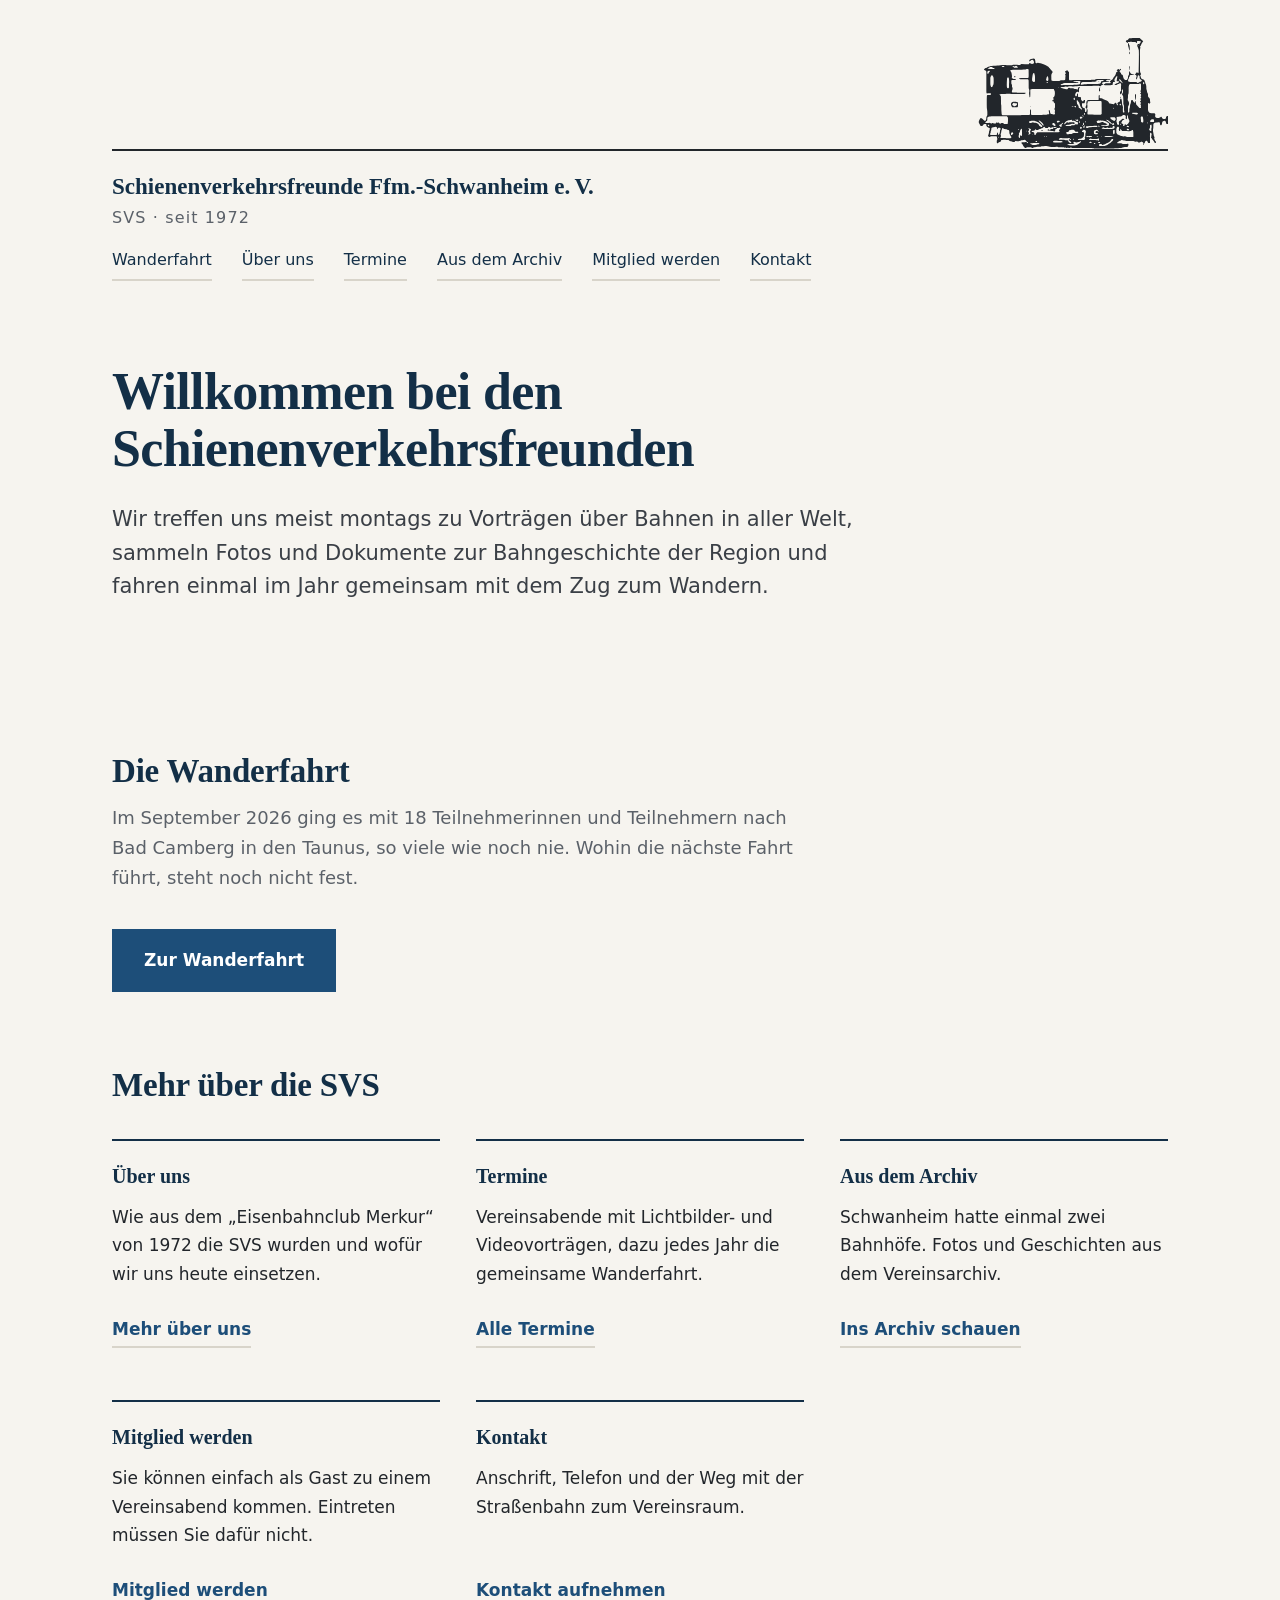
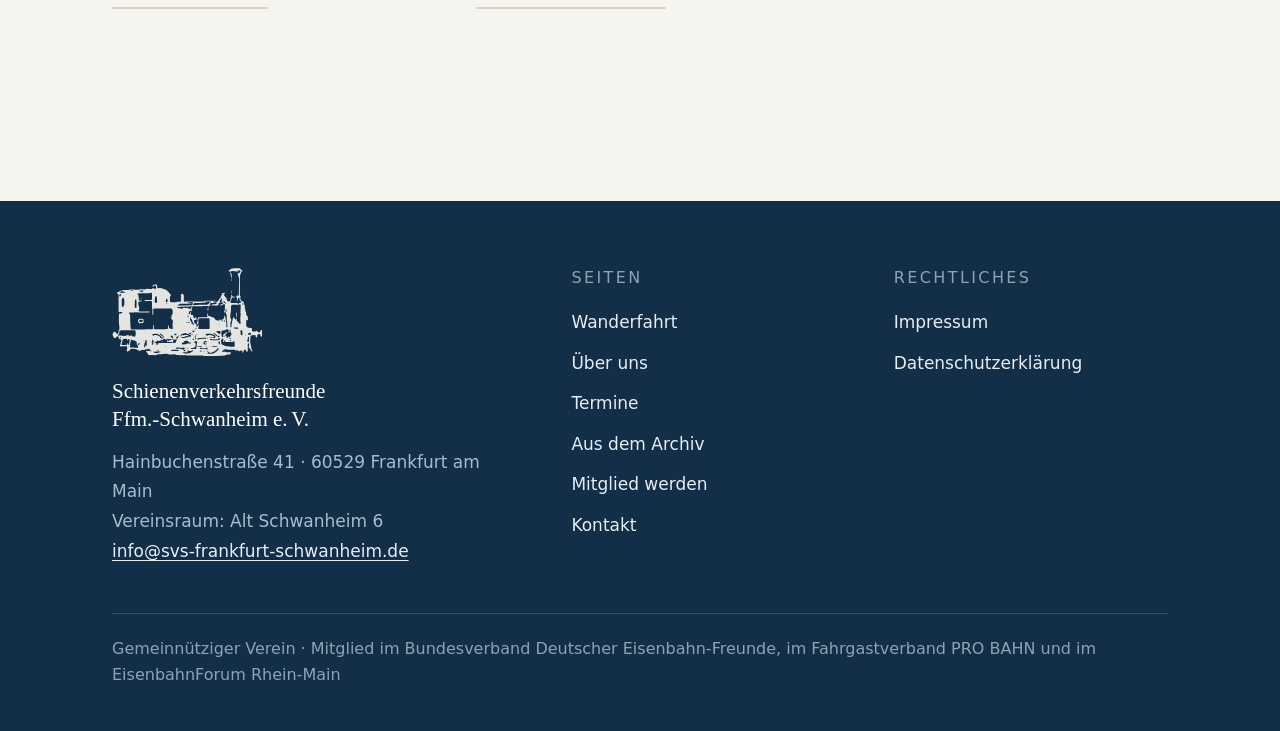
<file: index.html>
<!DOCTYPE html>
<html lang="de">
<head>
<meta charset="UTF-8">
<meta name="viewport" content="width=device-width, initial-scale=1.0">
<title>Schienenverkehrsfreunde Ffm.-Schwanheim e. V. – SVS</title>
<meta name="description" content="Die SVS pflegen seit 1972 die Geschichte des Schienenverkehrs in Frankfurt-Schwanheim: mit Vorträgen, Vereinsabenden und einer jährlichen Wanderfahrt.">
<link rel="canonical" href="https://www.svs-frankfurt-schwanheim.de/">
<meta property="og:type" content="website">
<meta property="og:site_name" content="Schienenverkehrsfreunde Ffm.-Schwanheim e. V. (SVS)">
<meta property="og:locale" content="de_DE">
<meta property="og:title" content="Schienenverkehrsfreunde Ffm.-Schwanheim e. V.">
<meta property="og:description" content="Die SVS pflegen seit 1972 die Geschichte des Schienenverkehrs in Frankfurt-Schwanheim: mit Vorträgen, Vereinsabenden und einer jährlichen Wanderfahrt.">
<meta property="og:url" content="https://www.svs-frankfurt-schwanheim.de/">
<meta property="og:image" content="https://www.svs-frankfurt-schwanheim.de/bilder/vorschaubild.png">
<meta property="og:image:width" content="1200">
<meta property="og:image:height" content="630">
<meta property="og:image:alt" content="Schienenverkehrsfreunde Ffm.-Schwanheim e. V. – Briefkopf mit Dampflokomotive">
<meta name="twitter:card" content="summary_large_image">
<meta name="twitter:title" content="Schienenverkehrsfreunde Ffm.-Schwanheim e. V.">
<meta name="twitter:description" content="Die SVS pflegen seit 1972 die Geschichte des Schienenverkehrs in Frankfurt-Schwanheim: mit Vorträgen, Vereinsabenden und einer jährlichen Wanderfahrt.">
<meta name="twitter:image" content="https://www.svs-frankfurt-schwanheim.de/bilder/vorschaubild.png">
<meta name="twitter:image:alt" content="Schienenverkehrsfreunde Ffm.-Schwanheim e. V. – Briefkopf mit Dampflokomotive">
<meta name="theme-color" content="#1d4e79">
<link rel="icon" href="bilder/favicon.svg" type="image/svg+xml">
<link rel="alternate icon" href="bilder/favicon-32.png" sizes="32x32">
<link rel="apple-touch-icon" href="bilder/apple-touch-icon.png">
<link rel="stylesheet" href="style.css">
</head>
<body>

<a class="sprungmarke" href="#inhalt">Zum Inhalt springen</a>

<header>
<div class="briefkopf">
  <div class="rahmen">
    <div class="innen">
      <img class="lok" src="bilder/logo.svg" width="190" height="116"
           alt="Dampflokomotive – Vereinszeichen der Schienenverkehrsfreunde Ffm.-Schwanheim">
    </div>
    <div class="linie"></div>
  </div>
</div>

  <div class="rahmen kopfzeile">
    <a class="wortmarke" href="index.html">Schienenverkehrsfreunde Ffm.-Schwanheim e.&thinsp;V.
      <span>SVS · seit 1972</span>
    </a>
    <nav class="haupt" aria-label="Hauptnavigation">
        <a href="wanderfahrt.html">Wanderfahrt</a>
        <a href="ueber-uns.html">Über uns</a>
        <a href="termine.html">Termine</a>
        <a href="aus-dem-archiv.html">Aus dem Archiv</a>
        <a href="mitglied-werden.html">Mitglied werden</a>
        <a href="kontakt.html">Kontakt</a>
    </nav>
  </div>
</header>

<main id="inhalt">

  <div class="held">
    <div class="rahmen">
      <h1>Willkommen bei den Schienen&shy;verkehrs&shy;freunden</h1>
      <p class="satz">Wir treffen uns meist montags zu Vorträgen über Bahnen in aller Welt,
        sammeln Fotos und Dokumente zur Bahngeschichte der Region und fahren einmal im Jahr
        gemeinsam mit dem Zug zum Wandern.</p>
    </div>
  </div>

  <section class="abschnitt">
    <div class="rahmen">
      <div class="abschnittkopf">
        <h2>Die Wanderfahrt</h2>
        <p class="satz">Im September 2026 ging es mit 18 Teilnehmerinnen und Teilnehmern nach Bad
          Camberg in den Taunus, so viele wie noch nie. Wohin die nächste Fahrt führt, steht
          noch nicht fest.</p>
      </div>

      <div class="aktionen">
        <a class="knopf blau" href="wanderfahrt.html">Zur Wanderfahrt</a>
      </div>
    </div>
  </section>

  <section class="abschnitt">
    <div class="rahmen">
      <div class="abschnittkopf">
        <h2>Mehr über die SVS</h2>
      </div>

      <div class="anrisse">
        <article class="anriss">
          <h3>Über uns</h3>
          <p>Wie aus dem „Eisenbahnclub Merkur“ von 1972 die SVS wurden und wofür wir uns
            heute einsetzen.</p>
          <a class="weiter" href="ueber-uns.html">Mehr über uns</a>
        </article>

        <article class="anriss">
          <h3>Termine</h3>
          <p>Vereinsabende mit Lichtbilder- und Videovorträgen, dazu jedes Jahr die
            gemeinsame Wanderfahrt.</p>
          <a class="weiter" href="termine.html">Alle Termine</a>
        </article>

        <article class="anriss">
          <h3>Aus dem Archiv</h3>
          <p>Schwanheim hatte einmal zwei Bahnhöfe. Fotos und Geschichten aus dem
            Vereinsarchiv.</p>
          <a class="weiter" href="aus-dem-archiv.html">Ins Archiv schauen</a>
        </article>

        <article class="anriss">
          <h3>Mitglied werden</h3>
          <p>Sie können einfach als Gast zu einem Vereinsabend kommen. Eintreten müssen
            Sie dafür nicht.</p>
          <a class="weiter" href="mitglied-werden.html">Mitglied werden</a>
        </article>

        <article class="anriss">
          <h3>Kontakt</h3>
          <p>Anschrift, Telefon und der Weg mit der Straßenbahn zum Vereinsraum.</p>
          <a class="weiter" href="kontakt.html">Kontakt aufnehmen</a>
        </article>
      </div>
    </div>
  </section>

</main>

<footer>
  <div class="rahmen">
    <div class="oben">
      <div class="vereinsblock">
        <img class="lok" src="bilder/logo-hell.svg" width="150" height="92" alt="" loading="lazy">
        <p class="name">Schienenverkehrsfreunde<br>Ffm.-Schwanheim e.&thinsp;V.</p>
        <address class="anschrift">
          Hainbuchenstraße 41 · 60529 Frankfurt am Main<br>
          Vereinsraum: Alt Schwanheim 6<br>
          <a href="mailto:info@svs-frankfurt-schwanheim.de">info@svs-frankfurt-schwanheim.de</a>
        </address>
      </div>

      <nav class="spalte" aria-label="Seiten">
        <p class="spaltenkopf">Seiten</p>
        <a href="wanderfahrt.html">Wanderfahrt</a>
        <a href="ueber-uns.html">Über uns</a>
        <a href="termine.html">Termine</a>
        <a href="aus-dem-archiv.html">Aus dem Archiv</a>
        <a href="mitglied-werden.html">Mitglied werden</a>
        <a href="kontakt.html">Kontakt</a>
      </nav>

      <nav class="spalte" aria-label="Rechtliches">
        <p class="spaltenkopf">Rechtliches</p>
        <a href="impressum.html">Impressum</a>
        <a href="datenschutz.html">Datenschutzerklärung</a>
      </nav>
    </div>

    <p class="unten">Gemeinnütziger Verein · Mitglied im Bundesverband Deutscher
      Eisenbahn-Freunde, im Fahrgastverband PRO&nbsp;BAHN und im EisenbahnForum Rhein-Main</p>
  </div>
</footer>

<script type="application/ld+json">
{
  "@context": "https://schema.org",
  "@type": "Organization",
  "name": "Schienenverkehrsfreunde Ffm.-Schwanheim e. V.",
  "alternateName": "SVS",
  "foundingDate": "1972-04-06",
  "url": "https://www.svs-frankfurt-schwanheim.de/",
  "logo": "https://www.svs-frankfurt-schwanheim.de/bilder/logo.svg",
  "email": "info@svs-frankfurt-schwanheim.de",
  "telephone": "+49 176 23776361",
  "address": {
    "@type": "PostalAddress",
    "streetAddress": "Hainbuchenstraße 41",
    "postalCode": "60529",
    "addressLocality": "Frankfurt am Main",
    "addressCountry": "DE"
  }
}
</script>

</body>
</html>
</file>
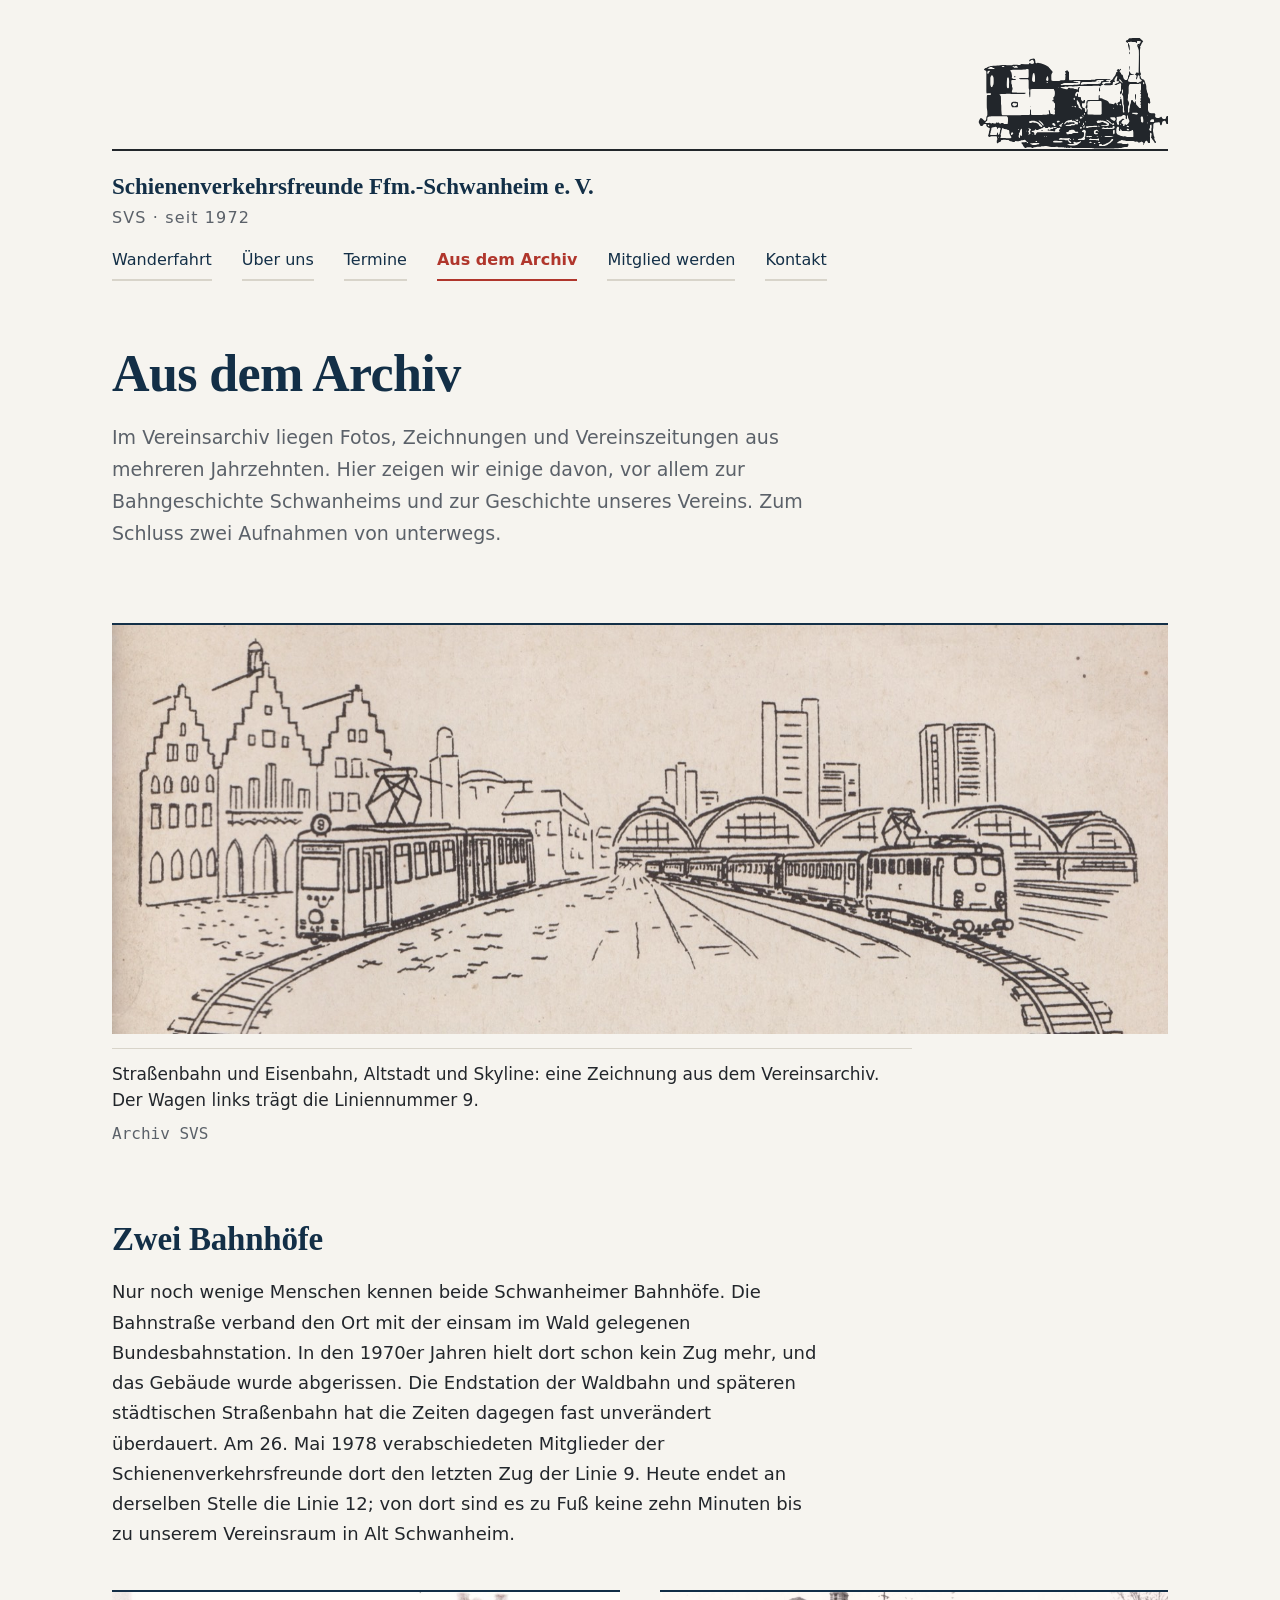
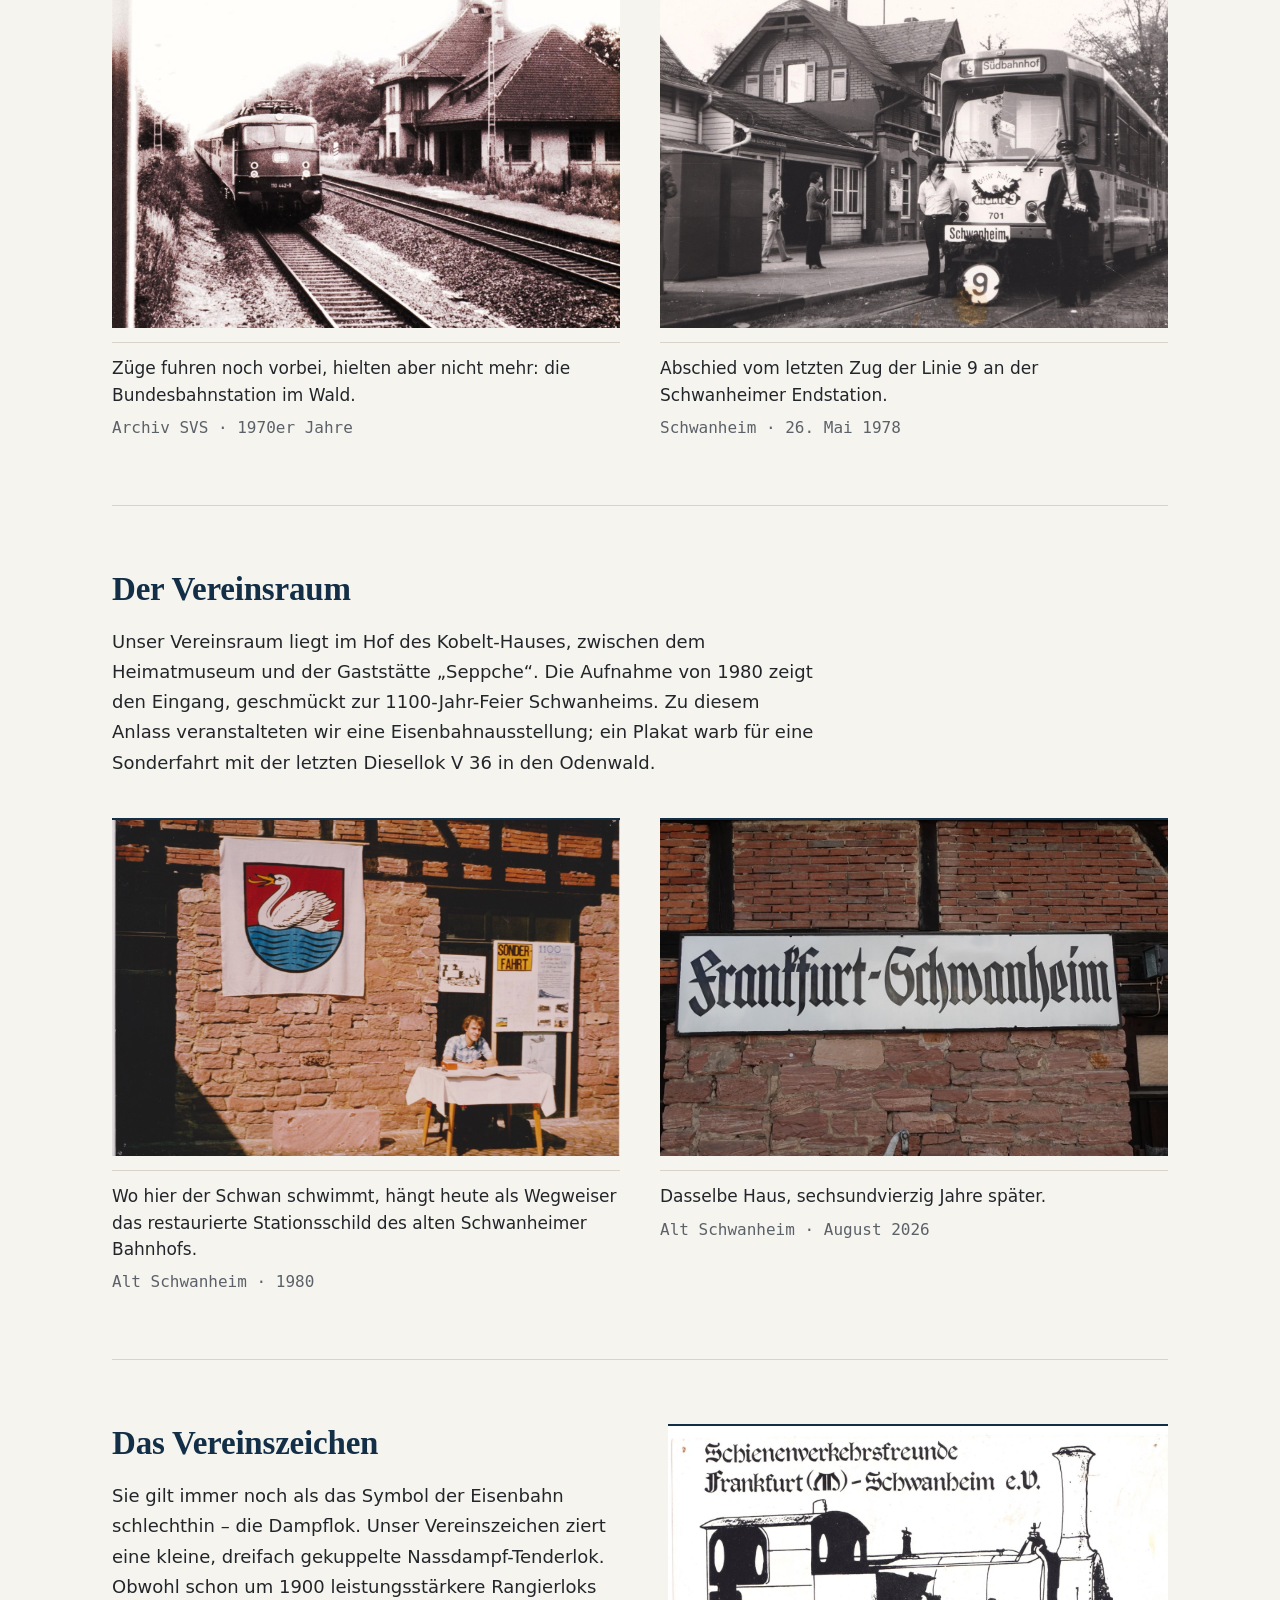
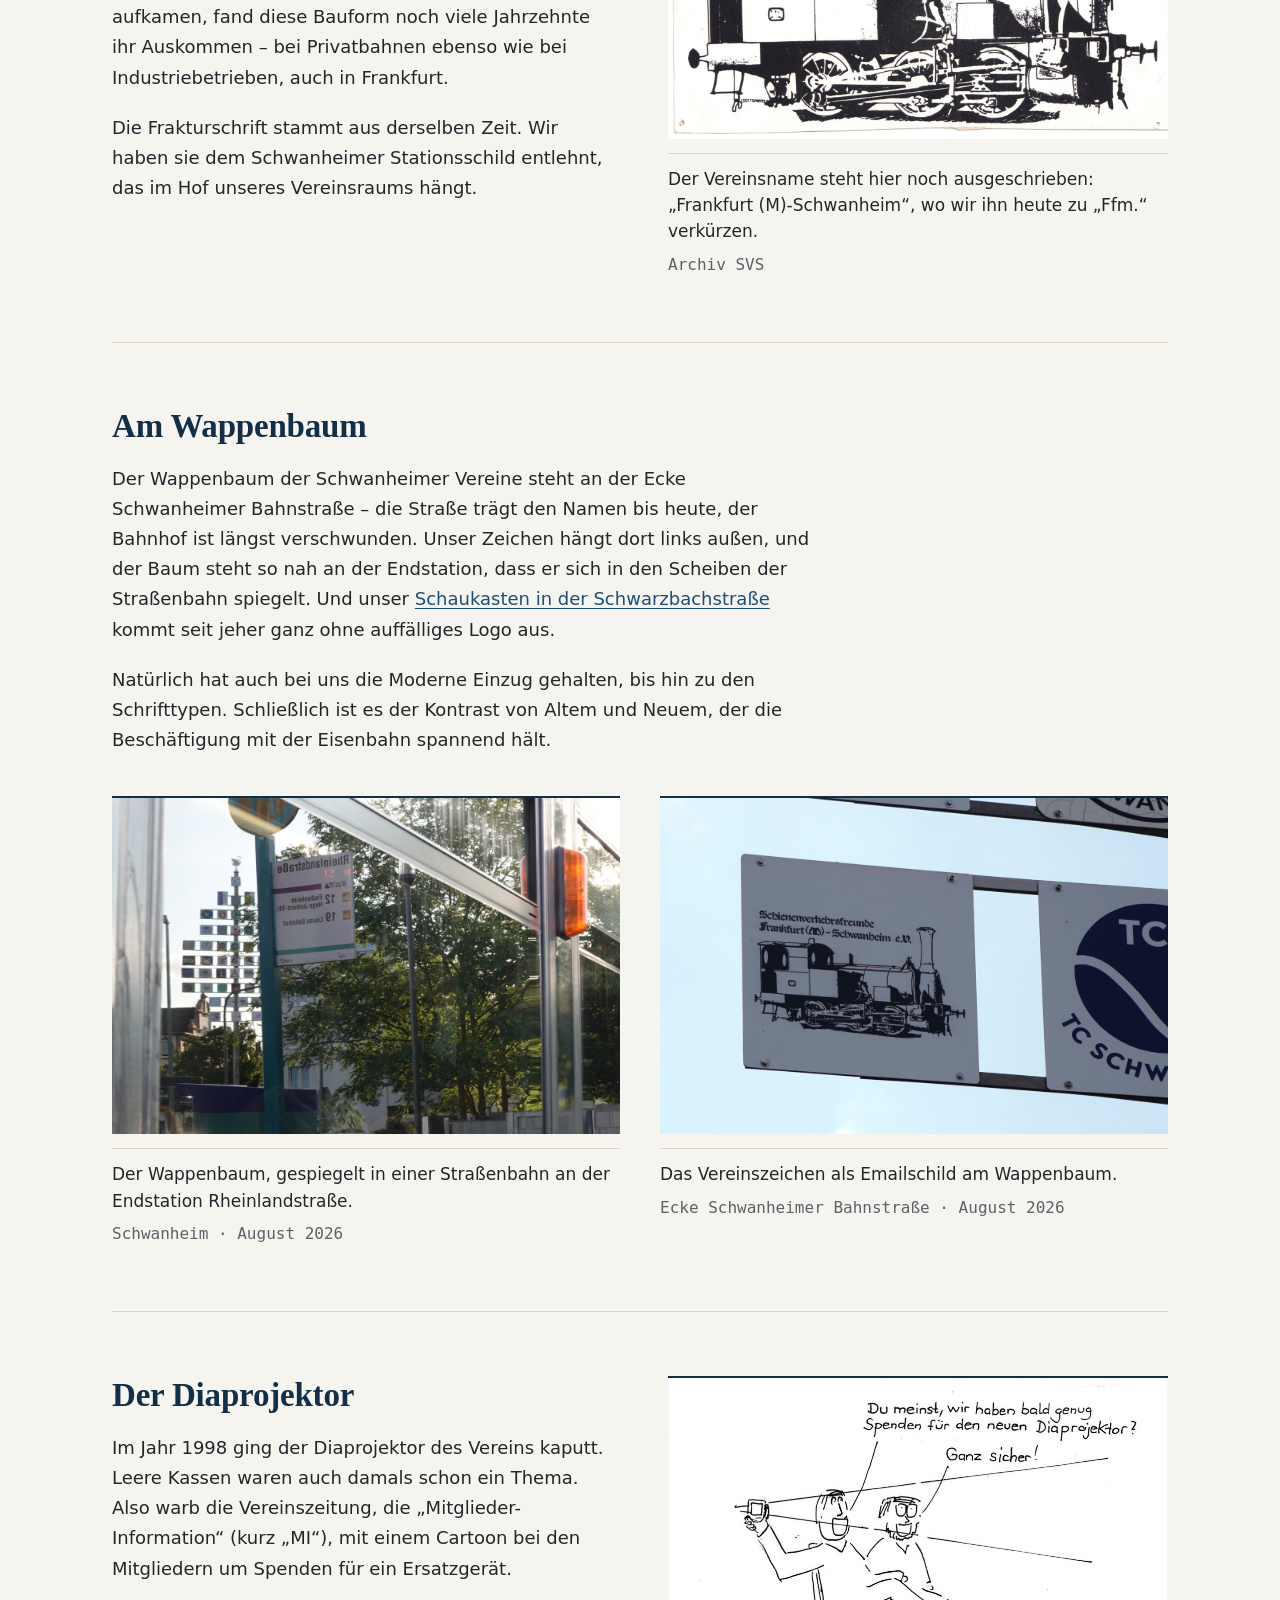
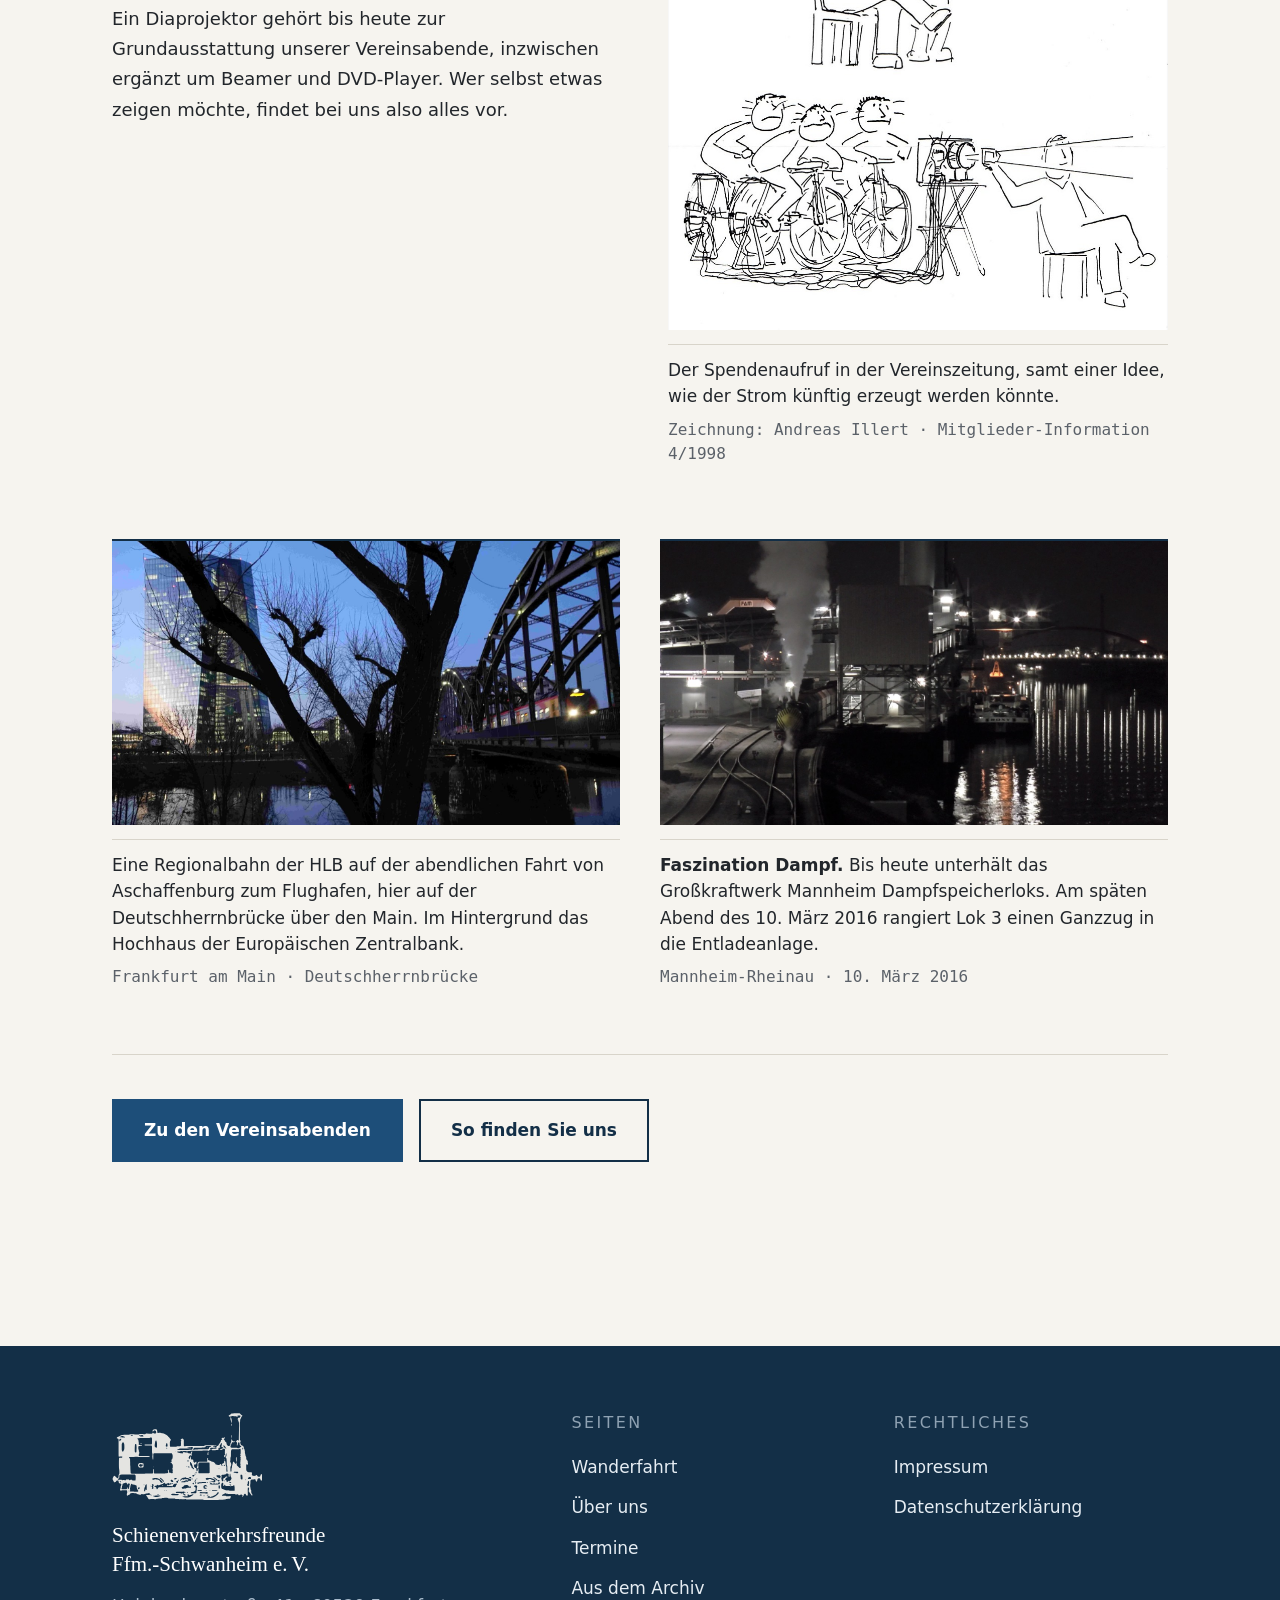
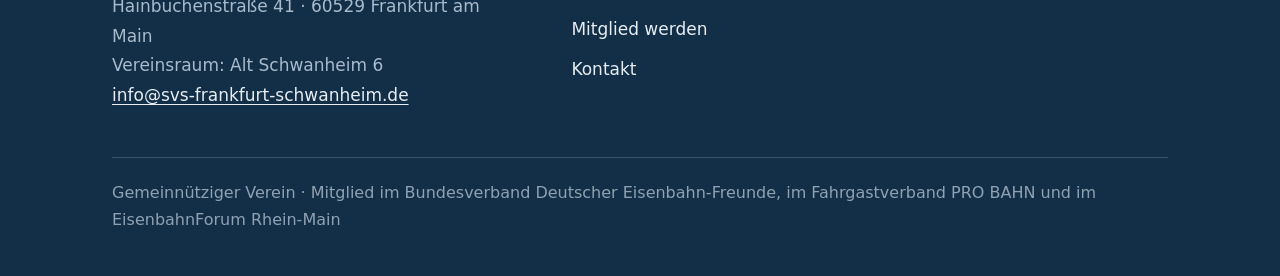
<file: aus-dem-archiv.html>
<!DOCTYPE html>
<html lang="de">
<head>
<meta charset="UTF-8">
<meta name="viewport" content="width=device-width, initial-scale=1.0">
<title>Aus dem Archiv – Schwanheim und die Schiene</title>
<meta name="description" content="Aus dem Archiv der SVS: die beiden Schwanheimer Bahnhöfe, das restaurierte Stationsschild, das Vereinszeichen und Episoden aus dem Vereinsleben.">
<link rel="canonical" href="https://www.svs-frankfurt-schwanheim.de/aus-dem-archiv.html">
<meta property="og:type" content="website">
<meta property="og:site_name" content="Schienenverkehrsfreunde Ffm.-Schwanheim e. V. (SVS)">
<meta property="og:locale" content="de_DE">
<meta property="og:title" content="Aus dem Archiv – Schwanheim und die Schiene">
<meta property="og:description" content="Aus dem Archiv der SVS: die beiden Schwanheimer Bahnhöfe, das restaurierte Stationsschild, das Vereinszeichen und Episoden aus dem Vereinsleben.">
<meta property="og:url" content="https://www.svs-frankfurt-schwanheim.de/aus-dem-archiv.html">
<meta property="og:image" content="https://www.svs-frankfurt-schwanheim.de/bilder/vorschaubild.png">
<meta property="og:image:width" content="1200">
<meta property="og:image:height" content="630">
<meta property="og:image:alt" content="Schienenverkehrsfreunde Ffm.-Schwanheim e. V. – Briefkopf mit Dampflokomotive">
<meta name="twitter:card" content="summary_large_image">
<meta name="twitter:title" content="Aus dem Archiv – Schwanheim und die Schiene">
<meta name="twitter:description" content="Aus dem Archiv der SVS: die beiden Schwanheimer Bahnhöfe, das restaurierte Stationsschild, das Vereinszeichen und Episoden aus dem Vereinsleben.">
<meta name="twitter:image" content="https://www.svs-frankfurt-schwanheim.de/bilder/vorschaubild.png">
<meta name="twitter:image:alt" content="Schienenverkehrsfreunde Ffm.-Schwanheim e. V. – Briefkopf mit Dampflokomotive">
<meta name="theme-color" content="#1d4e79">
<link rel="icon" href="bilder/favicon.svg" type="image/svg+xml">
<link rel="alternate icon" href="bilder/favicon-32.png" sizes="32x32">
<link rel="apple-touch-icon" href="bilder/apple-touch-icon.png">
<link rel="stylesheet" href="style.css">
</head>
<body>

<a class="sprungmarke" href="#inhalt">Zum Inhalt springen</a>

<header>
<div class="briefkopf">
  <div class="rahmen">
    <div class="innen">
      <img class="lok" src="bilder/logo.svg" width="190" height="116"
           alt="Dampflokomotive – Vereinszeichen der Schienenverkehrsfreunde Ffm.-Schwanheim">
    </div>
    <div class="linie"></div>
  </div>
</div>

  <div class="rahmen kopfzeile">
    <a class="wortmarke" href="index.html">Schienenverkehrsfreunde Ffm.-Schwanheim e.&thinsp;V.
      <span>SVS · seit 1972</span>
    </a>
    <nav class="haupt" aria-label="Hauptnavigation">
        <a href="wanderfahrt.html">Wanderfahrt</a>
        <a href="ueber-uns.html">Über uns</a>
        <a href="termine.html">Termine</a>
        <a href="aus-dem-archiv.html" aria-current="page">Aus dem Archiv</a>
        <a href="mitglied-werden.html">Mitglied werden</a>
        <a href="kontakt.html">Kontakt</a>
    </nav>
  </div>
</header>

<main id="inhalt">

  <section class="seitenkopf">
    <div class="rahmen">
      <h1>Aus dem Archiv</h1>
      <p class="satz">Im Vereinsarchiv liegen Fotos, Zeichnungen und Vereinszeitungen aus
        mehreren Jahrzehnten. Hier zeigen wir einige davon, vor allem zur Bahngeschichte
        Schwanheims und zur Geschichte unseres Vereins. Zum Schluss zwei Aufnahmen von
        unterwegs.</p>
    </div>
  </section>

  <div class="abschnitt">
    <div class="rahmen">
      <figure class="bild breit">
        <img src="bilder/zeichnung-frankfurt.jpg" width="1600" height="619"
             alt="Zeichnung: Links die Frankfurter Altstadt mit Treppengiebeln und einem
                  Straßenbahnwagen der Linie 9, rechts die Bogenhallen des Hauptbahnhofs vor
                  der Hochhaus-Skyline, dazwischen laufen die Gleise zusammen.">
        <figcaption>Straßenbahn und Eisenbahn, Altstadt und Skyline: eine Zeichnung aus dem
          Vereinsarchiv. Der Wagen links trägt die Liniennummer 9.
          <!-- PRÜFEN: Herkunft und Jahr der Zeichnung bei Peter erfragen. -->
          <span class="quelle">Archiv SVS</span>
        </figcaption>
      </figure>
    </div>
  </div>

  <section class="abschnitt">
    <div class="rahmen">

      <!-- HIER BEARBEITEN: Archiv-Beiträge

           Einen weiteren Beitrag ergänzen: einen ganzen "bildstueck"-Block
           kopieren, einfügen und Bild, Überschrift und Text austauschen.

           Es gibt zwei Bauformen:
           - <div class="bildstueck">        Text links, ein Bild rechts
           - <div class="bildstueck breit">  Text oben, zwei Bilder darunter

           In beiden Fällen steht der Text im Quelltext VOR dem Bild. Das ist wichtig:
           Am Handy stehen die Blöcke untereinander, und dort soll die Überschrift
           zuerst kommen – nicht ein Bild mit einer Bildunterschrift, die noch niemand
           einordnen kann.

           Jedes Bild gehört nach bilder/ und braucht ein alt-Attribut (Beschreibung
           für blinde Leser) sowie width und height in Pixeln, damit die Seite beim
           Laden nicht springt. Vorher die EXIF-Daten entfernen – Kameras schreiben
           dort teils GPS-Koordinaten hinein. -->

      <div class="bildstueck breit">
        <div class="prosa">
          <h2>Zwei Bahnhöfe</h2>
          <p>Nur noch wenige Menschen kennen beide Schwanheimer Bahnhöfe. Die Bahnstraße
            verband den Ort mit der einsam im Wald gelegenen Bundesbahnstation. In den
            1970er Jahren hielt dort schon kein Zug mehr, und das Gebäude wurde abgerissen.
            Die Endstation der Waldbahn und späteren städtischen Straßenbahn hat die Zeiten
            dagegen fast unverändert überdauert. Am 26. Mai 1978 verabschiedeten Mitglieder
            der Schienenverkehrsfreunde dort den letzten Zug der Linie 9. Heute endet an
            derselben Stelle die Linie 12; von dort sind es zu Fuß keine zehn Minuten bis zu
            unserem Vereinsraum in Alt Schwanheim.</p>
        </div>
        <div class="bildpaar">
          <figure class="bild">
            <img src="bilder/bahnhof-schwanheim.jpg" width="1400" height="933" loading="lazy"
                 alt="Ein Personenzug mit der Elektrolokomotive 110 442-1 fährt am
                      Empfangsgebäude des Bahnhofs Schwanheim vorbei.">
            <figcaption>Züge fuhren noch vorbei, hielten aber nicht mehr: die Bundesbahnstation
              im Wald.
              <!-- PRÜFEN: Aufnahmejahr von Peter bestätigen lassen. „1970er Jahre“ ist bislang
                   nur erschlossen – aus Peters Text (Abriss in den 1970ern) und der
                   Loknummer 110 442-1, die es so erst ab 1968 gab. -->
              <span class="quelle">Archiv SVS · 1970er Jahre</span>
            </figcaption>
          </figure>
          <figure class="bild">
            <img src="bilder/linie9-letzte-fahrt-1978.jpg" width="1500" height="1059" loading="lazy"
                 alt="Ein Straßenbahnwagen der Linie 9 mit dem Zielschild „Südbahnhof“ steht an
                      der Endstation Schwanheim. An der Front hängen ein Kranz und ein Schild
                      „Letzte Fahrt der Linie 9“; daneben stehen zwei Männer.">
            <figcaption>Abschied vom letzten Zug der Linie 9 an der Schwanheimer Endstation.
              <span class="quelle">Schwanheim · 26. Mai 1978</span>
            </figcaption>
          </figure>
        </div>
      </div>
      <div class="bildstueck breit">
        <div class="prosa">
          <h2>Der Vereinsraum</h2>
          <p>Unser Vereinsraum liegt im Hof des Kobelt-Hauses, zwischen dem Heimatmuseum und
            der Gaststätte „Seppche“. Die Aufnahme von 1980 zeigt den Eingang, geschmückt
            zur 1100-Jahr-Feier Schwanheims. Zu diesem Anlass veranstalteten wir
            eine Eisenbahnausstellung; ein Plakat warb für eine Sonderfahrt mit der letzten
            Diesellok V&nbsp;36 in den Odenwald.</p>
        </div>
        <div class="bildpaar">
          <figure class="bild">
            <img src="bilder/vereinsraum-1980.jpg" width="1500" height="1015" loading="lazy"
                 alt="Vor einer Sandsteinwand hängt eine Fahne mit dem Schwanheimer Wappen, dem
                      weißen Schwan auf rotem Grund. Daneben sitzt ein junger Mann an einem
                      Tisch mit Unterlagen, dahinter Aushänge mit der Aufschrift
                      „SONDER-FAHRT“ und „1100“.">
            <figcaption>Wo hier der Schwan schwimmt, hängt heute als Wegweiser das restaurierte
              Stationsschild des alten Schwanheimer Bahnhofs.
              <span class="quelle">Alt Schwanheim · 1980</span>
            </figcaption>
          </figure>
          <figure class="bild">
            <img src="bilder/stationsschild-schwanheim.jpg" width="1500" height="843" loading="lazy"
                 alt="Ein emailliertes Stationsschild mit der Aufschrift „Frankfurt-Schwanheim“
                      in Frakturschrift, angebracht an einer Fachwerkwand aus Backstein und
                      rotem Sandstein.">
            <figcaption>Dasselbe Haus, sechsundvierzig Jahre später.
              <span class="quelle">Alt Schwanheim · August 2026</span>
            </figcaption>
          </figure>
        </div>
      </div>
      <div class="bildstueck">
        <div class="prosa">
          <h2>Das Vereinszeichen</h2>
          <p>Sie gilt immer noch als das Symbol der Eisenbahn schlechthin – die Dampflok.
            Unser Vereinszeichen ziert eine kleine, dreifach gekuppelte Nassdampf-Tenderlok.
            Obwohl schon um 1900 leistungsstärkere Rangierloks aufkamen, fand diese Bauform
            noch viele Jahrzehnte ihr Auskommen – bei Privatbahnen ebenso wie bei
            Industriebetrieben, auch in Frankfurt.</p>
          <p>Die Frakturschrift stammt aus derselben Zeit. Wir haben sie dem Schwanheimer
            Stationsschild entlehnt, das im Hof unseres Vereinsraums hängt.</p>
        </div>
        <figure class="bild">
          <img src="bilder/vereinszeichen.jpg" width="1400" height="875" loading="lazy"
               alt="Gedrucktes Vereinszeichen: eine kleine Dampflokomotive im Seitenriss,
                    darüber in Frakturschrift „Schienenverkehrsfreunde Frankfurt (M)-Schwanheim
                    e. V.“">
          <figcaption>Der Vereinsname steht hier noch ausgeschrieben: „Frankfurt
            (M)-Schwanheim“, wo wir ihn heute zu „Ffm.“ verkürzen.
            <!-- PRÜFEN: Aus welchem Jahr stammt diese Vorlage? Bei Peter erfragen. -->
            <span class="quelle">Archiv SVS</span>
          </figcaption>
        </figure>
      </div>
      <div class="bildstueck breit">
        <div class="prosa">
          <h2>Am Wappenbaum</h2>
          <p>Der Wappenbaum der Schwanheimer Vereine steht an der Ecke Schwanheimer
            Bahnstraße – die Straße trägt den Namen bis heute, der Bahnhof ist längst
            verschwunden. Unser Zeichen hängt dort links außen, und der Baum steht so nah an
            der Endstation, dass er sich in den Scheiben der Straßenbahn spiegelt. Und unser <a href="ueber-uns.html">Schaukasten in der
            Schwarzbachstraße</a> kommt seit jeher ganz ohne auffälliges Logo aus.</p>
          <p>Natürlich hat auch bei uns die Moderne Einzug gehalten, bis hin zu den
            Schrifttypen. Schließlich ist es der Kontrast von Altem und Neuem, der die
            Beschäftigung mit der Eisenbahn spannend hält.</p>
        </div>
        <div class="bildpaar">
          <figure class="bild">
            <img src="bilder/wappenbaum-spiegelung.jpg" width="1500" height="843" loading="lazy"
                 alt="In der Scheibe einer Straßenbahn spiegeln sich der Wappenbaum der
                      Schwanheimer Vereine und das Haltestellenschild „Rheinlandstraße“ mit den
                      Linien 12 und 19; die Schrift erscheint dadurch seitenverkehrt.">
            <figcaption>Der Wappenbaum, gespiegelt in einer Straßenbahn an der Endstation
              Rheinlandstraße.
              <span class="quelle">Schwanheim · August 2026</span>
            </figcaption>
          </figure>
          <figure class="bild">
            <img src="bilder/wappenbaum-vereinszeichen.jpg" width="1500" height="843" loading="lazy"
                 alt="Ein weißes Emailschild am Mast des Wappenbaums vor blauem Himmel: die
                      Dampflok des Vereinszeichens, darüber in Frakturschrift
                      „Schienenverkehrsfreunde Frankfurt (M)-Schwanheim e. V.“ Daneben das
                      Schild des Tennisclubs Schwanheim.">
            <figcaption>Das Vereinszeichen als Emailschild am Wappenbaum.
              <span class="quelle">Ecke Schwanheimer Bahnstraße · August 2026</span>
            </figcaption>
          </figure>
        </div>
      </div>
      <div class="bildstueck">
        <div class="prosa">
          <h2>Der Diaprojektor</h2>
          <p>Im Jahr 1998 ging der Diaprojektor des Vereins kaputt. Leere Kassen waren auch
            damals schon ein Thema. Also warb die Vereinszeitung, die „Mitglieder-Information“
            (kurz „MI“), mit einem Cartoon bei den Mitgliedern um Spenden für ein
            Ersatzgerät.</p>
          <p>Ein Diaprojektor gehört bis heute zur Grundausstattung unserer Vereinsabende,
            inzwischen ergänzt um Beamer und DVD-Player. Wer selbst etwas zeigen möchte,
            findet bei uns also alles vor.</p>
        </div>
        <figure class="bild">
          <img src="bilder/cartoon-diaprojektor.jpg" width="996" height="1100" loading="lazy"
               alt="Gezeichneter Cartoon in zwei Feldern. Oben sitzen zwei Vereinsmitglieder
                    nebeneinander, eines hält ein kleines Diabetrachtungsgerät hoch;
                    Sprechblasen: „Du meinst, wir haben bald genug Spenden für den neuen
                    Diaprojektor?“ – „Ganz sicher!“ Unten strampeln drei Mitglieder auf
                    Fahrrädern, die über Kabel einen Projektor mit Strom versorgen, während
                    ein vierter gemütlich sitzend zusieht.">
          <figcaption>Der Spendenaufruf in der Vereinszeitung, samt einer Idee, wie der
            Strom künftig erzeugt werden könnte.
            <span class="quelle">Zeichnung: Andreas Illert · Mitglieder-Information 4/1998</span>
          </figcaption>
        </figure>
      </div>

      <!-- ENDE BEARBEITEN: Archiv-Beiträge -->




      <div class="bildpaar breitbild abschluss">
        <figure class="bild">
          <img src="bilder/regionalbahn-deutschherrnbruecke.jpg" width="1500" height="843" loading="lazy"
               alt="In der Abenddämmerung fährt eine rot-weiße Regionalbahn über die stählerne
                    Fachwerkbrücke über den Main. Im Vordergrund die Silhouette eines kahlen Baums,
                    dahinter das beleuchtete Hochhaus der Europäischen Zentralbank.">
          <figcaption>Eine Regionalbahn der HLB auf der abendlichen Fahrt von Aschaffenburg
            zum Flughafen, hier auf der Deutschherrnbrücke über den Main. Im Hintergrund das
            Hochhaus der Europäischen Zentralbank.
            <!-- PRÜFEN: Fotograf und Aufnahmejahr bei Peter erfragen. -->
            <span class="quelle">Frankfurt am Main · Deutschherrnbrücke</span>
          </figcaption>
        </figure>
        <figure class="bild">
          <img src="bilder/dampfspeicherlok-mannheim-2016.jpg" width="1366" height="768" loading="lazy"
               alt="Bei Nacht rangiert eine Dampfspeicherlokomotive eine Wagenreihe an einer hell
                    beleuchteten Umschlaganlage am Wasser. Im Hintergrund Kräne, ein Frachtschiff
                    und eine beleuchtete Bogenbrücke, deren Lichter sich im Fluss spiegeln.">
          <figcaption><strong>Faszination Dampf.</strong> Bis heute unterhält das Großkraftwerk
            Mannheim Dampfspeicherloks. Am späten Abend des 10.&nbsp;März 2016 rangiert Lok 3
            einen Ganzzug in die Entladeanlage.
            <span class="quelle">Mannheim-Rheinau · 10. März 2016</span>
          </figcaption>
        </figure>
      </div>

      <div class="aktionen">
        <a class="knopf blau" href="termine.html">Zu den Vereinsabenden</a>
        <a class="knopf rand" href="kontakt.html">So finden Sie uns</a>
      </div>
    </div>
  </section>

</main>

<footer>
  <div class="rahmen">
    <div class="oben">
      <div class="vereinsblock">
        <img class="lok" src="bilder/logo-hell.svg" width="150" height="92" alt="" loading="lazy">
        <p class="name">Schienenverkehrsfreunde<br>Ffm.-Schwanheim e.&thinsp;V.</p>
        <address class="anschrift">
          Hainbuchenstraße 41 · 60529 Frankfurt am Main<br>
          Vereinsraum: Alt Schwanheim 6<br>
          <a href="mailto:info@svs-frankfurt-schwanheim.de">info@svs-frankfurt-schwanheim.de</a>
        </address>
      </div>

      <nav class="spalte" aria-label="Seiten">
        <p class="spaltenkopf">Seiten</p>
        <a href="wanderfahrt.html">Wanderfahrt</a>
        <a href="ueber-uns.html">Über uns</a>
        <a href="termine.html">Termine</a>
        <a href="aus-dem-archiv.html">Aus dem Archiv</a>
        <a href="mitglied-werden.html">Mitglied werden</a>
        <a href="kontakt.html">Kontakt</a>
      </nav>

      <nav class="spalte" aria-label="Rechtliches">
        <p class="spaltenkopf">Rechtliches</p>
        <a href="impressum.html">Impressum</a>
        <a href="datenschutz.html">Datenschutzerklärung</a>
      </nav>
    </div>

    <p class="unten">Gemeinnütziger Verein · Mitglied im Bundesverband Deutscher
      Eisenbahn-Freunde, im Fahrgastverband PRO&nbsp;BAHN und im EisenbahnForum Rhein-Main</p>
  </div>
</footer>

<script type="application/ld+json">
{
  "@context": "https://schema.org",
  "@type": "Organization",
  "name": "Schienenverkehrsfreunde Ffm.-Schwanheim e. V.",
  "alternateName": "SVS",
  "foundingDate": "1972-04-06",
  "url": "https://www.svs-frankfurt-schwanheim.de/",
  "logo": "https://www.svs-frankfurt-schwanheim.de/bilder/logo.svg",
  "email": "info@svs-frankfurt-schwanheim.de",
  "telephone": "+49 176 23776361",
  "address": {
    "@type": "PostalAddress",
    "streetAddress": "Hainbuchenstraße 41",
    "postalCode": "60529",
    "addressLocality": "Frankfurt am Main",
    "addressCountry": "DE"
  }
}
</script>

</body>
</html>
</file>
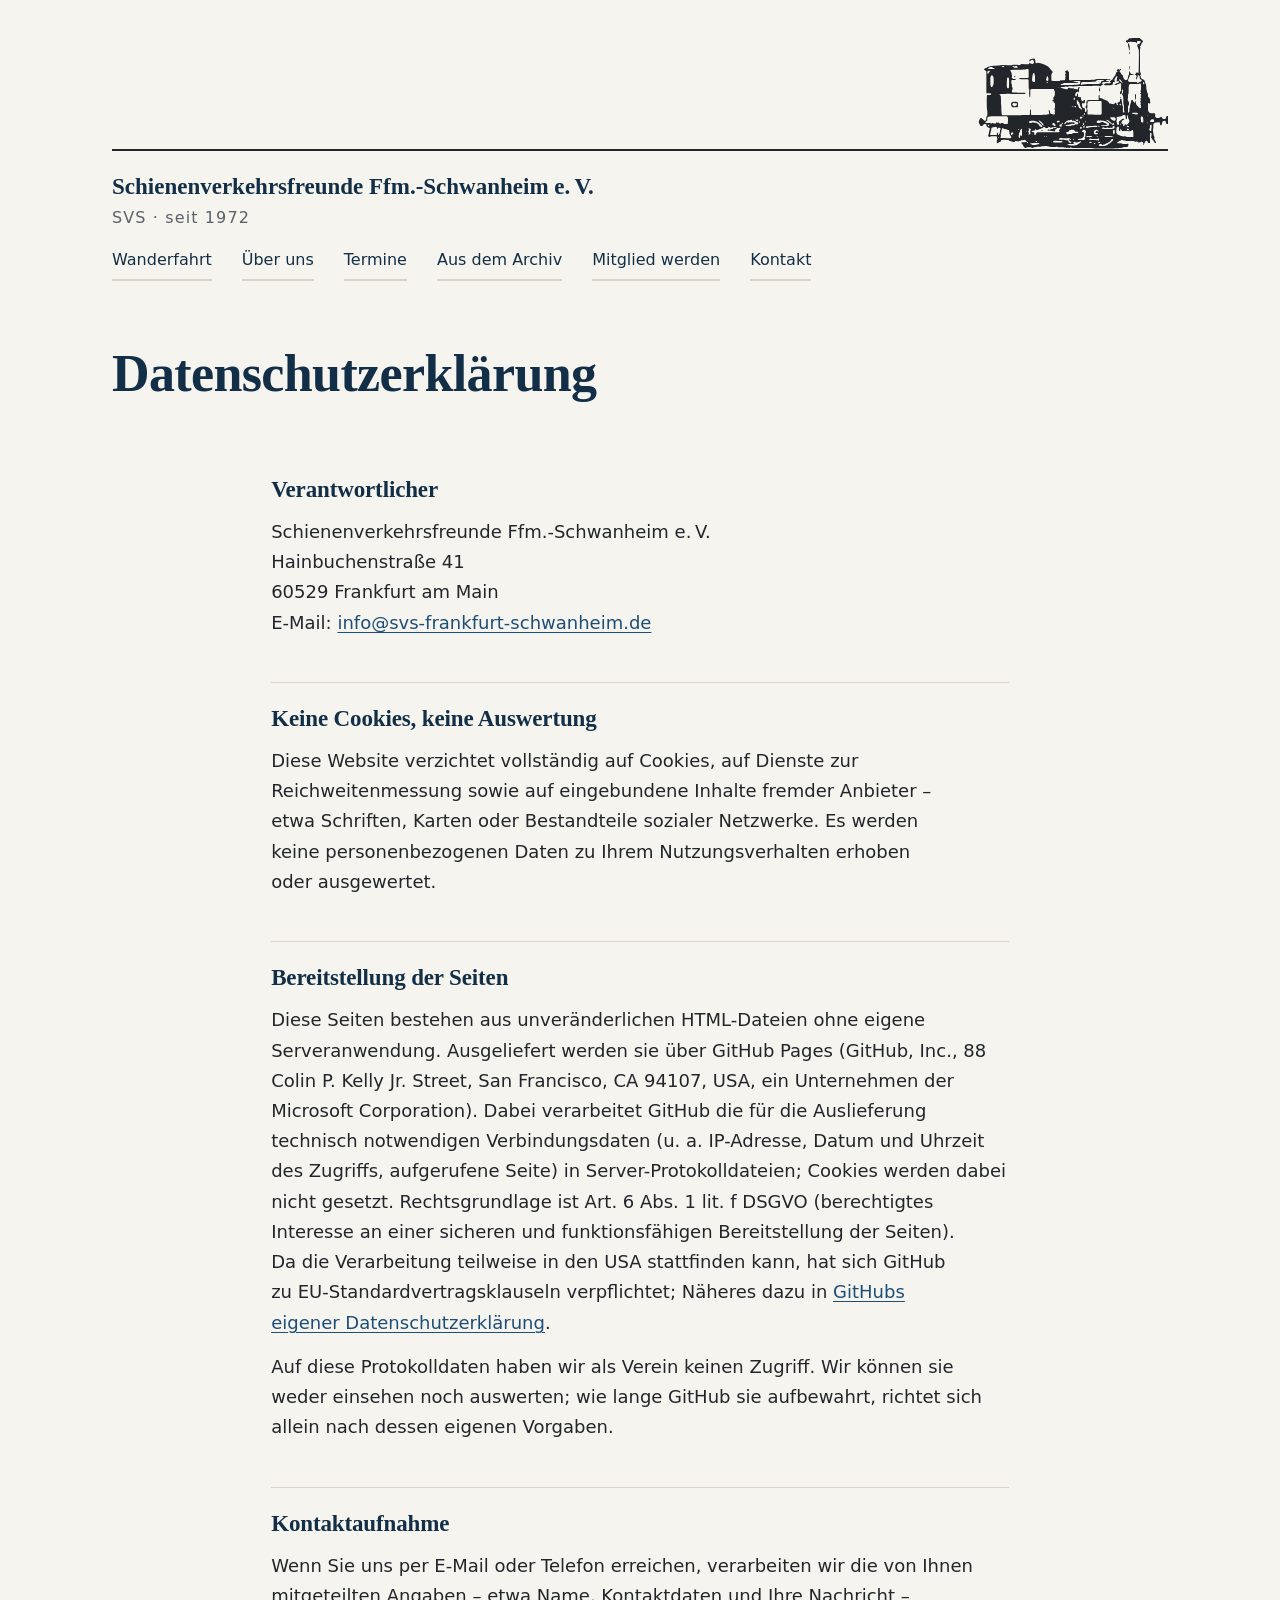
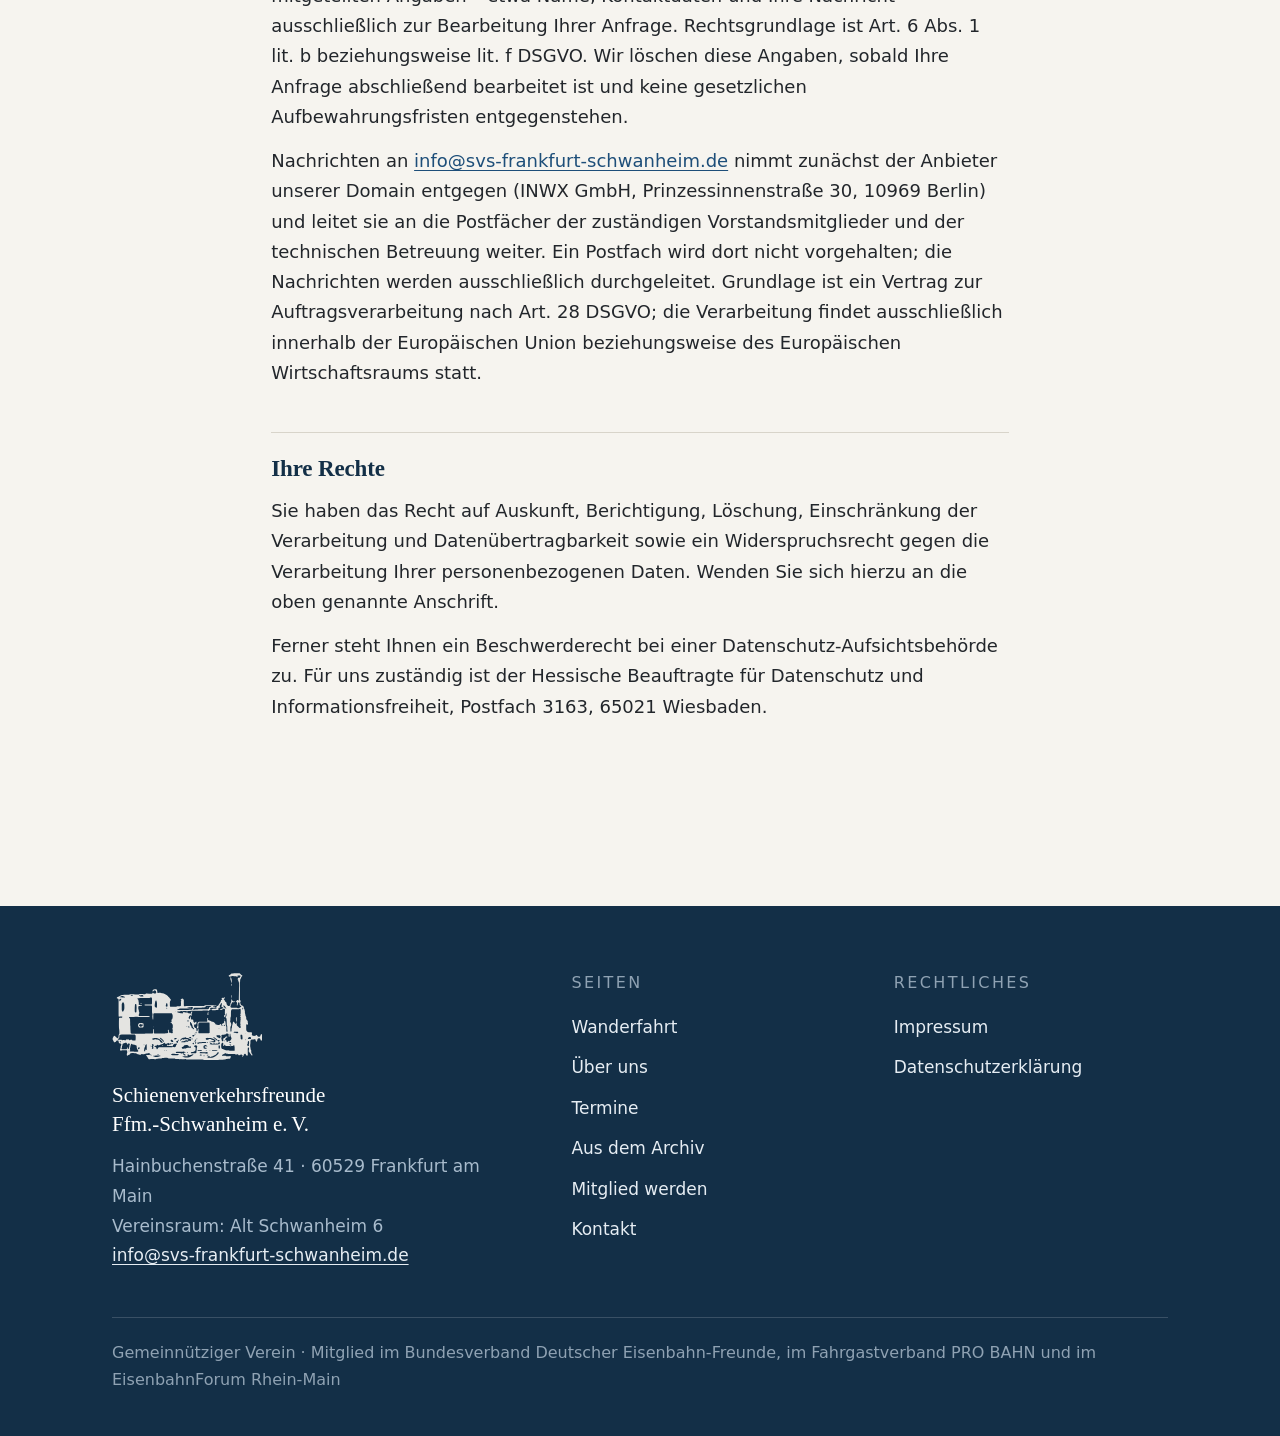
<file: datenschutz.html>
<!DOCTYPE html>
<html lang="de">
<head>
<meta charset="UTF-8">
<meta name="viewport" content="width=device-width, initial-scale=1.0">
<title>Datenschutzerklärung – SVS</title>
<meta name="description" content="Datenschutzerklärung der SVS: Diese Website verwendet keine Cookies, kein Tracking und keine Einbindungen fremder Anbieter.">
<link rel="canonical" href="https://www.svs-frankfurt-schwanheim.de/datenschutz.html">
<meta property="og:type" content="website">
<meta property="og:site_name" content="Schienenverkehrsfreunde Ffm.-Schwanheim e. V. (SVS)">
<meta property="og:locale" content="de_DE">
<meta property="og:title" content="Datenschutzerklärung">
<meta property="og:description" content="Datenschutzerklärung der SVS: Diese Website verwendet keine Cookies, kein Tracking und keine Einbindungen fremder Anbieter.">
<meta property="og:url" content="https://www.svs-frankfurt-schwanheim.de/datenschutz.html">
<meta property="og:image" content="https://www.svs-frankfurt-schwanheim.de/bilder/vorschaubild.png">
<meta property="og:image:width" content="1200">
<meta property="og:image:height" content="630">
<meta property="og:image:alt" content="Schienenverkehrsfreunde Ffm.-Schwanheim e. V. – Briefkopf mit Dampflokomotive">
<meta name="twitter:card" content="summary_large_image">
<meta name="twitter:title" content="Datenschutzerklärung">
<meta name="twitter:description" content="Datenschutzerklärung der SVS: Diese Website verwendet keine Cookies, kein Tracking und keine Einbindungen fremder Anbieter.">
<meta name="twitter:image" content="https://www.svs-frankfurt-schwanheim.de/bilder/vorschaubild.png">
<meta name="twitter:image:alt" content="Schienenverkehrsfreunde Ffm.-Schwanheim e. V. – Briefkopf mit Dampflokomotive">
<meta name="theme-color" content="#1d4e79">
<link rel="icon" href="bilder/favicon.svg" type="image/svg+xml">
<link rel="alternate icon" href="bilder/favicon-32.png" sizes="32x32">
<link rel="apple-touch-icon" href="bilder/apple-touch-icon.png">
<link rel="stylesheet" href="style.css">
</head>
<body>

<a class="sprungmarke" href="#inhalt">Zum Inhalt springen</a>

<header>
<div class="briefkopf">
  <div class="rahmen">
    <div class="innen">
      <img class="lok" src="bilder/logo.svg" width="190" height="116"
           alt="Dampflokomotive – Vereinszeichen der Schienenverkehrsfreunde Ffm.-Schwanheim">
    </div>
    <div class="linie"></div>
  </div>
</div>

  <div class="rahmen kopfzeile">
    <a class="wortmarke" href="index.html">Schienenverkehrsfreunde Ffm.-Schwanheim e.&thinsp;V.
      <span>SVS · seit 1972</span>
    </a>
    <nav class="haupt" aria-label="Hauptnavigation">
        <a href="wanderfahrt.html">Wanderfahrt</a>
        <a href="ueber-uns.html">Über uns</a>
        <a href="termine.html">Termine</a>
        <a href="aus-dem-archiv.html">Aus dem Archiv</a>
        <a href="mitglied-werden.html">Mitglied werden</a>
        <a href="kontakt.html">Kontakt</a>
    </nav>
  </div>
</header>

<main id="inhalt">

  <section class="seitenkopf">
    <div class="rahmen">
      <h1>Datenschutz&shy;erklärung</h1>
    </div>
  </section>

  <section class="abschnitt">
    <div class="rahmen rechtstext">
      <h2>Verantwortlicher</h2>
      <p>Schienenverkehrsfreunde Ffm.-Schwanheim e.&thinsp;V.<br>
        Hainbuchenstraße 41<br>
        60529 Frankfurt am Main<br>
        E-Mail: <a href="mailto:info@svs-frankfurt-schwanheim.de">info@svs-frankfurt-schwanheim.de</a></p>

      <h2>Keine Cookies, keine Auswertung</h2>
      <p>Diese Website verzichtet vollständig auf Cookies, auf Dienste zur Reichweitenmessung
        sowie auf eingebundene Inhalte fremder Anbieter – etwa Schriften, Karten oder
        Bestandteile sozialer Netzwerke. Es werden keine personenbezogenen Daten zu Ihrem
        Nutzungsverhalten erhoben oder ausgewertet.</p>

      <h2>Bereitstellung der Seiten</h2>
      <p>Diese Seiten bestehen aus unveränderlichen HTML-Dateien ohne eigene
        Serveranwendung. Ausgeliefert werden sie über GitHub Pages (GitHub, Inc.,
        88 Colin P. Kelly Jr. Street, San Francisco, CA 94107, USA, ein Unternehmen der
        Microsoft Corporation). Dabei verarbeitet GitHub die für die Auslieferung technisch
        notwendigen Verbindungsdaten (u.&nbsp;a. IP-Adresse, Datum und Uhrzeit des Zugriffs,
        aufgerufene Seite) in Server-Protokolldateien; Cookies werden dabei nicht gesetzt.
        Rechtsgrundlage ist Art.&nbsp;6 Abs.&nbsp;1 lit.&nbsp;f DSGVO (berechtigtes Interesse
        an einer sicheren und funktionsfähigen Bereitstellung der Seiten). Da die
        Verarbeitung teilweise in den USA stattfinden kann, hat sich GitHub zu
        EU-Standardvertragsklauseln verpflichtet; Näheres dazu in
        <a href="https://docs.github.com/site-policy/privacy-policies/github-general-privacy-statement">GitHubs
        eigener Datenschutzerklärung</a>.</p>
      <p>Auf diese Protokolldaten haben wir als Verein keinen Zugriff. Wir können sie weder
        einsehen noch auswerten; wie lange GitHub sie aufbewahrt, richtet sich allein nach
        dessen eigenen Vorgaben.</p>

      <h2>Kontaktaufnahme</h2>
      <p>Wenn Sie uns per E-Mail oder Telefon erreichen, verarbeiten wir die von Ihnen
        mitgeteilten Angaben – etwa Name, Kontaktdaten und Ihre Nachricht – ausschließlich
        zur Bearbeitung Ihrer Anfrage. Rechtsgrundlage ist Art.&nbsp;6 Abs.&nbsp;1
        lit.&nbsp;b beziehungsweise lit.&nbsp;f DSGVO. Wir löschen diese Angaben, sobald
        Ihre Anfrage abschließend bearbeitet ist und keine gesetzlichen
        Aufbewahrungsfristen entgegenstehen.</p>
      <p>Nachrichten an <a href="mailto:info@svs-frankfurt-schwanheim.de">info@svs-frankfurt-schwanheim.de</a>
        nimmt zunächst der Anbieter unserer Domain entgegen (INWX GmbH,
        Prinzessinnenstraße 30, 10969 Berlin) und leitet sie an die Postfächer der
        zuständigen Vorstandsmitglieder und der technischen Betreuung weiter. Ein Postfach
        wird dort nicht vorgehalten; die Nachrichten werden ausschließlich durchgeleitet.
        Grundlage ist ein Vertrag zur Auftragsverarbeitung nach Art.&nbsp;28 DSGVO; die
        Verarbeitung findet ausschließlich innerhalb der Europäischen Union
        beziehungsweise des Europäischen Wirtschaftsraums statt.</p>

      <h2>Ihre Rechte</h2>
      <p>Sie haben das Recht auf Auskunft, Berichtigung, Löschung, Einschränkung der
        Verarbeitung und Datenübertragbarkeit sowie ein Widerspruchsrecht gegen die
        Verarbeitung Ihrer personenbezogenen Daten. Wenden Sie sich hierzu an die oben
        genannte Anschrift.</p>
      <p>Ferner steht Ihnen ein Beschwerderecht bei einer Datenschutz-Aufsichtsbehörde zu.
        Für uns zuständig ist der Hessische Beauftragte für Datenschutz und
        Informationsfreiheit, Postfach&nbsp;3163, 65021&nbsp;Wiesbaden.</p>
    </div>
  </section>

</main>

<footer>
  <div class="rahmen">
    <div class="oben">
      <div class="vereinsblock">
        <img class="lok" src="bilder/logo-hell.svg" width="150" height="92" alt="" loading="lazy">
        <p class="name">Schienenverkehrsfreunde<br>Ffm.-Schwanheim e.&thinsp;V.</p>
        <address class="anschrift">
          Hainbuchenstraße 41 · 60529 Frankfurt am Main<br>
          Vereinsraum: Alt Schwanheim 6<br>
          <a href="mailto:info@svs-frankfurt-schwanheim.de">info@svs-frankfurt-schwanheim.de</a>
        </address>
      </div>

      <nav class="spalte" aria-label="Seiten">
        <p class="spaltenkopf">Seiten</p>
        <a href="wanderfahrt.html">Wanderfahrt</a>
        <a href="ueber-uns.html">Über uns</a>
        <a href="termine.html">Termine</a>
        <a href="aus-dem-archiv.html">Aus dem Archiv</a>
        <a href="mitglied-werden.html">Mitglied werden</a>
        <a href="kontakt.html">Kontakt</a>
      </nav>

      <nav class="spalte" aria-label="Rechtliches">
        <p class="spaltenkopf">Rechtliches</p>
        <a href="impressum.html">Impressum</a>
        <a href="datenschutz.html">Datenschutzerklärung</a>
      </nav>
    </div>

    <p class="unten">Gemeinnütziger Verein · Mitglied im Bundesverband Deutscher
      Eisenbahn-Freunde, im Fahrgastverband PRO&nbsp;BAHN und im EisenbahnForum Rhein-Main</p>
  </div>
</footer>

<script type="application/ld+json">
{
  "@context": "https://schema.org",
  "@type": "Organization",
  "name": "Schienenverkehrsfreunde Ffm.-Schwanheim e. V.",
  "alternateName": "SVS",
  "foundingDate": "1972-04-06",
  "url": "https://www.svs-frankfurt-schwanheim.de/",
  "logo": "https://www.svs-frankfurt-schwanheim.de/bilder/logo.svg",
  "email": "info@svs-frankfurt-schwanheim.de",
  "telephone": "+49 176 23776361",
  "address": {
    "@type": "PostalAddress",
    "streetAddress": "Hainbuchenstraße 41",
    "postalCode": "60529",
    "addressLocality": "Frankfurt am Main",
    "addressCountry": "DE"
  }
}
</script>

</body>
</html>
</file>
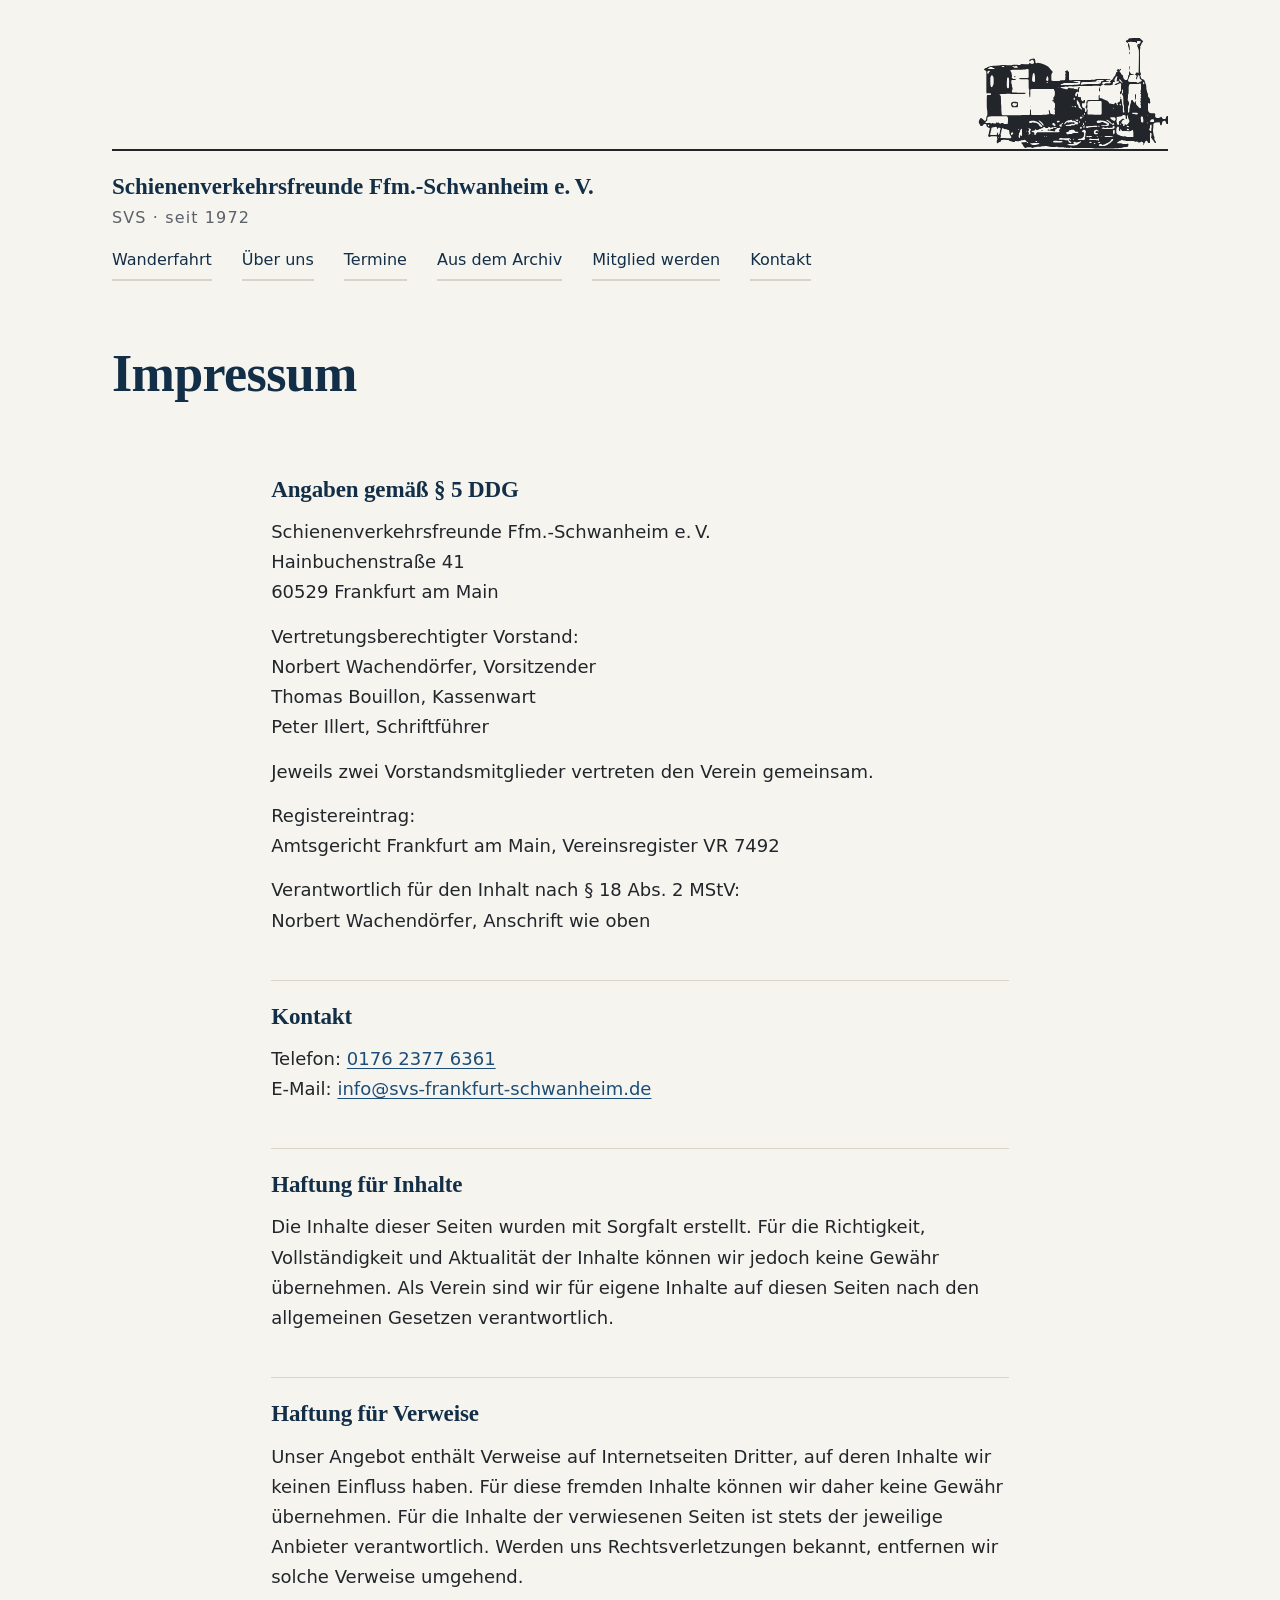
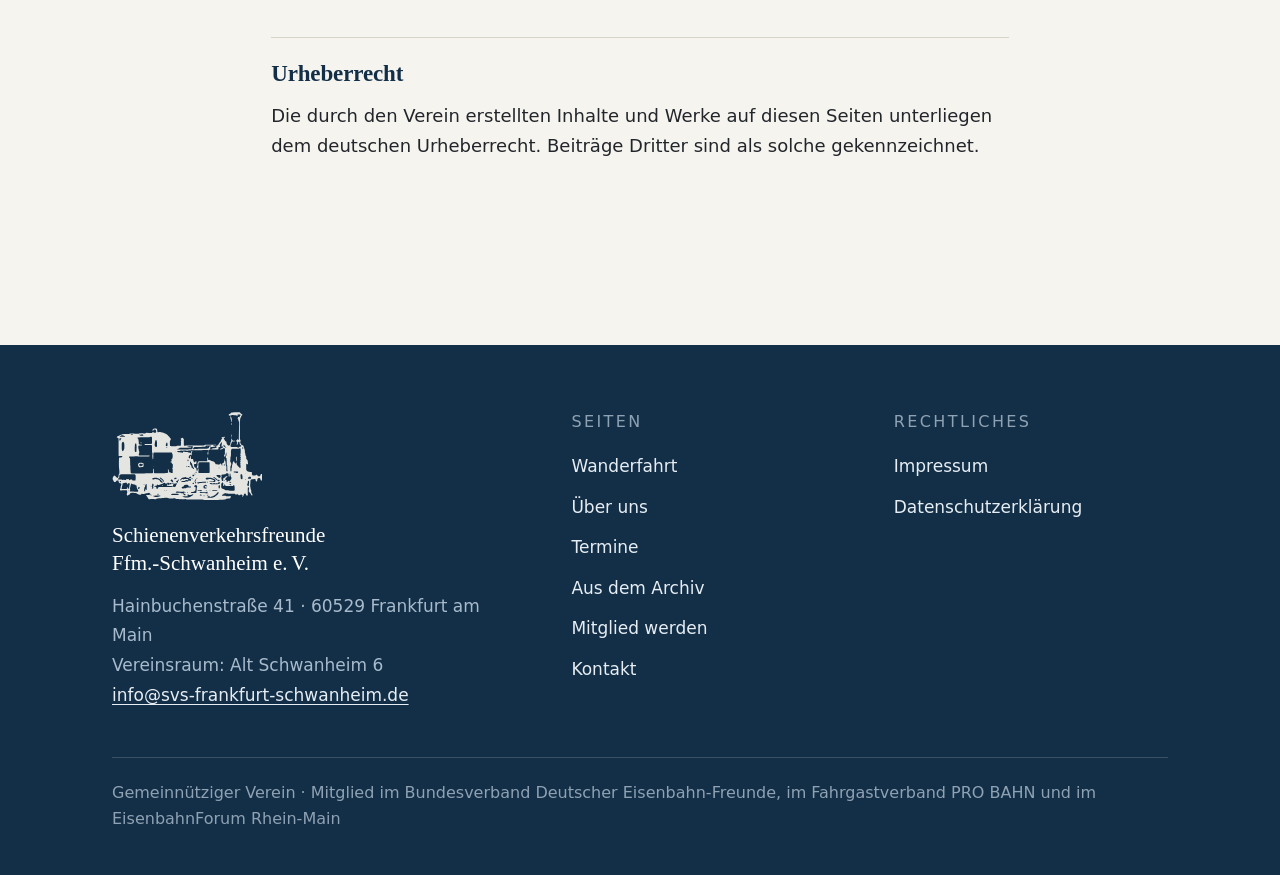
<file: impressum.html>
<!DOCTYPE html>
<html lang="de">
<head>
<meta charset="UTF-8">
<meta name="viewport" content="width=device-width, initial-scale=1.0">
<title>Impressum – SVS</title>
<meta name="description" content="Impressum der Schienenverkehrsfreunde Ffm.-Schwanheim e. V. gemäß § 5 DDG.">
<link rel="canonical" href="https://www.svs-frankfurt-schwanheim.de/impressum.html">
<meta property="og:type" content="website">
<meta property="og:site_name" content="Schienenverkehrsfreunde Ffm.-Schwanheim e. V. (SVS)">
<meta property="og:locale" content="de_DE">
<meta property="og:title" content="Impressum">
<meta property="og:description" content="Impressum der Schienenverkehrsfreunde Ffm.-Schwanheim e. V. gemäß § 5 DDG.">
<meta property="og:url" content="https://www.svs-frankfurt-schwanheim.de/impressum.html">
<meta property="og:image" content="https://www.svs-frankfurt-schwanheim.de/bilder/vorschaubild.png">
<meta property="og:image:width" content="1200">
<meta property="og:image:height" content="630">
<meta property="og:image:alt" content="Schienenverkehrsfreunde Ffm.-Schwanheim e. V. – Briefkopf mit Dampflokomotive">
<meta name="twitter:card" content="summary_large_image">
<meta name="twitter:title" content="Impressum">
<meta name="twitter:description" content="Impressum der Schienenverkehrsfreunde Ffm.-Schwanheim e. V. gemäß § 5 DDG.">
<meta name="twitter:image" content="https://www.svs-frankfurt-schwanheim.de/bilder/vorschaubild.png">
<meta name="twitter:image:alt" content="Schienenverkehrsfreunde Ffm.-Schwanheim e. V. – Briefkopf mit Dampflokomotive">
<meta name="theme-color" content="#1d4e79">
<link rel="icon" href="bilder/favicon.svg" type="image/svg+xml">
<link rel="alternate icon" href="bilder/favicon-32.png" sizes="32x32">
<link rel="apple-touch-icon" href="bilder/apple-touch-icon.png">
<link rel="stylesheet" href="style.css">
</head>
<body>

<a class="sprungmarke" href="#inhalt">Zum Inhalt springen</a>

<header>
<div class="briefkopf">
  <div class="rahmen">
    <div class="innen">
      <img class="lok" src="bilder/logo.svg" width="190" height="116"
           alt="Dampflokomotive – Vereinszeichen der Schienenverkehrsfreunde Ffm.-Schwanheim">
    </div>
    <div class="linie"></div>
  </div>
</div>

  <div class="rahmen kopfzeile">
    <a class="wortmarke" href="index.html">Schienenverkehrsfreunde Ffm.-Schwanheim e.&thinsp;V.
      <span>SVS · seit 1972</span>
    </a>
    <nav class="haupt" aria-label="Hauptnavigation">
        <a href="wanderfahrt.html">Wanderfahrt</a>
        <a href="ueber-uns.html">Über uns</a>
        <a href="termine.html">Termine</a>
        <a href="aus-dem-archiv.html">Aus dem Archiv</a>
        <a href="mitglied-werden.html">Mitglied werden</a>
        <a href="kontakt.html">Kontakt</a>
    </nav>
  </div>
</header>

<main id="inhalt">

  <section class="seitenkopf">
    <div class="rahmen">
      <h1>Impressum</h1>
    </div>
  </section>

  <section class="abschnitt">
    <div class="rahmen rechtstext">
      <h2>Angaben gemäß § 5 DDG</h2>
      <p>Schienenverkehrsfreunde Ffm.-Schwanheim e.&thinsp;V.<br>
        Hainbuchenstraße 41<br>
        60529 Frankfurt am Main</p>
      <p>Vertretungsberechtigter Vorstand:<br>
        Norbert Wachendörfer, Vorsitzender<br>
        Thomas Bouillon, Kassenwart<br>
        Peter Illert, Schriftführer</p>
      <p>Jeweils zwei Vorstandsmitglieder vertreten den Verein gemeinsam.</p>

      <p>Registereintrag:<br>
        Amtsgericht Frankfurt am Main, Vereinsregister VR&nbsp;7492</p>

      <p>Verantwortlich für den Inhalt nach § 18 Abs.&nbsp;2 MStV:<br>
        Norbert Wachendörfer, Anschrift wie oben</p>

      <h2>Kontakt</h2>
      <p>Telefon: <a href="tel:+4917623776361">0176&nbsp;2377&nbsp;6361</a><br>
        E-Mail: <a href="mailto:info@svs-frankfurt-schwanheim.de">info@svs-frankfurt-schwanheim.de</a></p>

      <h2>Haftung für Inhalte</h2>
      <p>Die Inhalte dieser Seiten wurden mit Sorgfalt erstellt. Für die Richtigkeit,
        Vollständigkeit und Aktualität der Inhalte können wir jedoch keine Gewähr
        übernehmen. Als Verein sind wir für eigene Inhalte auf diesen Seiten nach den
        allgemeinen Gesetzen verantwortlich.</p>

      <h2>Haftung für Verweise</h2>
      <p>Unser Angebot enthält Verweise auf Internetseiten Dritter, auf deren Inhalte wir
        keinen Einfluss haben. Für diese fremden Inhalte können wir daher keine Gewähr
        übernehmen. Für die Inhalte der verwiesenen Seiten ist stets der jeweilige Anbieter
        verantwortlich. Werden uns Rechtsverletzungen bekannt, entfernen wir solche
        Verweise umgehend.</p>

      <h2>Urheberrecht</h2>
      <p>Die durch den Verein erstellten Inhalte und Werke auf diesen Seiten unterliegen dem
        deutschen Urheberrecht. Beiträge Dritter sind als solche gekennzeichnet.</p>
    </div>
  </section>

</main>

<footer>
  <div class="rahmen">
    <div class="oben">
      <div class="vereinsblock">
        <img class="lok" src="bilder/logo-hell.svg" width="150" height="92" alt="" loading="lazy">
        <p class="name">Schienenverkehrsfreunde<br>Ffm.-Schwanheim e.&thinsp;V.</p>
        <address class="anschrift">
          Hainbuchenstraße 41 · 60529 Frankfurt am Main<br>
          Vereinsraum: Alt Schwanheim 6<br>
          <a href="mailto:info@svs-frankfurt-schwanheim.de">info@svs-frankfurt-schwanheim.de</a>
        </address>
      </div>

      <nav class="spalte" aria-label="Seiten">
        <p class="spaltenkopf">Seiten</p>
        <a href="wanderfahrt.html">Wanderfahrt</a>
        <a href="ueber-uns.html">Über uns</a>
        <a href="termine.html">Termine</a>
        <a href="aus-dem-archiv.html">Aus dem Archiv</a>
        <a href="mitglied-werden.html">Mitglied werden</a>
        <a href="kontakt.html">Kontakt</a>
      </nav>

      <nav class="spalte" aria-label="Rechtliches">
        <p class="spaltenkopf">Rechtliches</p>
        <a href="impressum.html">Impressum</a>
        <a href="datenschutz.html">Datenschutzerklärung</a>
      </nav>
    </div>

    <p class="unten">Gemeinnütziger Verein · Mitglied im Bundesverband Deutscher
      Eisenbahn-Freunde, im Fahrgastverband PRO&nbsp;BAHN und im EisenbahnForum Rhein-Main</p>
  </div>
</footer>

<script type="application/ld+json">
{
  "@context": "https://schema.org",
  "@type": "Organization",
  "name": "Schienenverkehrsfreunde Ffm.-Schwanheim e. V.",
  "alternateName": "SVS",
  "foundingDate": "1972-04-06",
  "url": "https://www.svs-frankfurt-schwanheim.de/",
  "logo": "https://www.svs-frankfurt-schwanheim.de/bilder/logo.svg",
  "email": "info@svs-frankfurt-schwanheim.de",
  "telephone": "+49 176 23776361",
  "address": {
    "@type": "PostalAddress",
    "streetAddress": "Hainbuchenstraße 41",
    "postalCode": "60529",
    "addressLocality": "Frankfurt am Main",
    "addressCountry": "DE"
  }
}
</script>

</body>
</html>
</file>
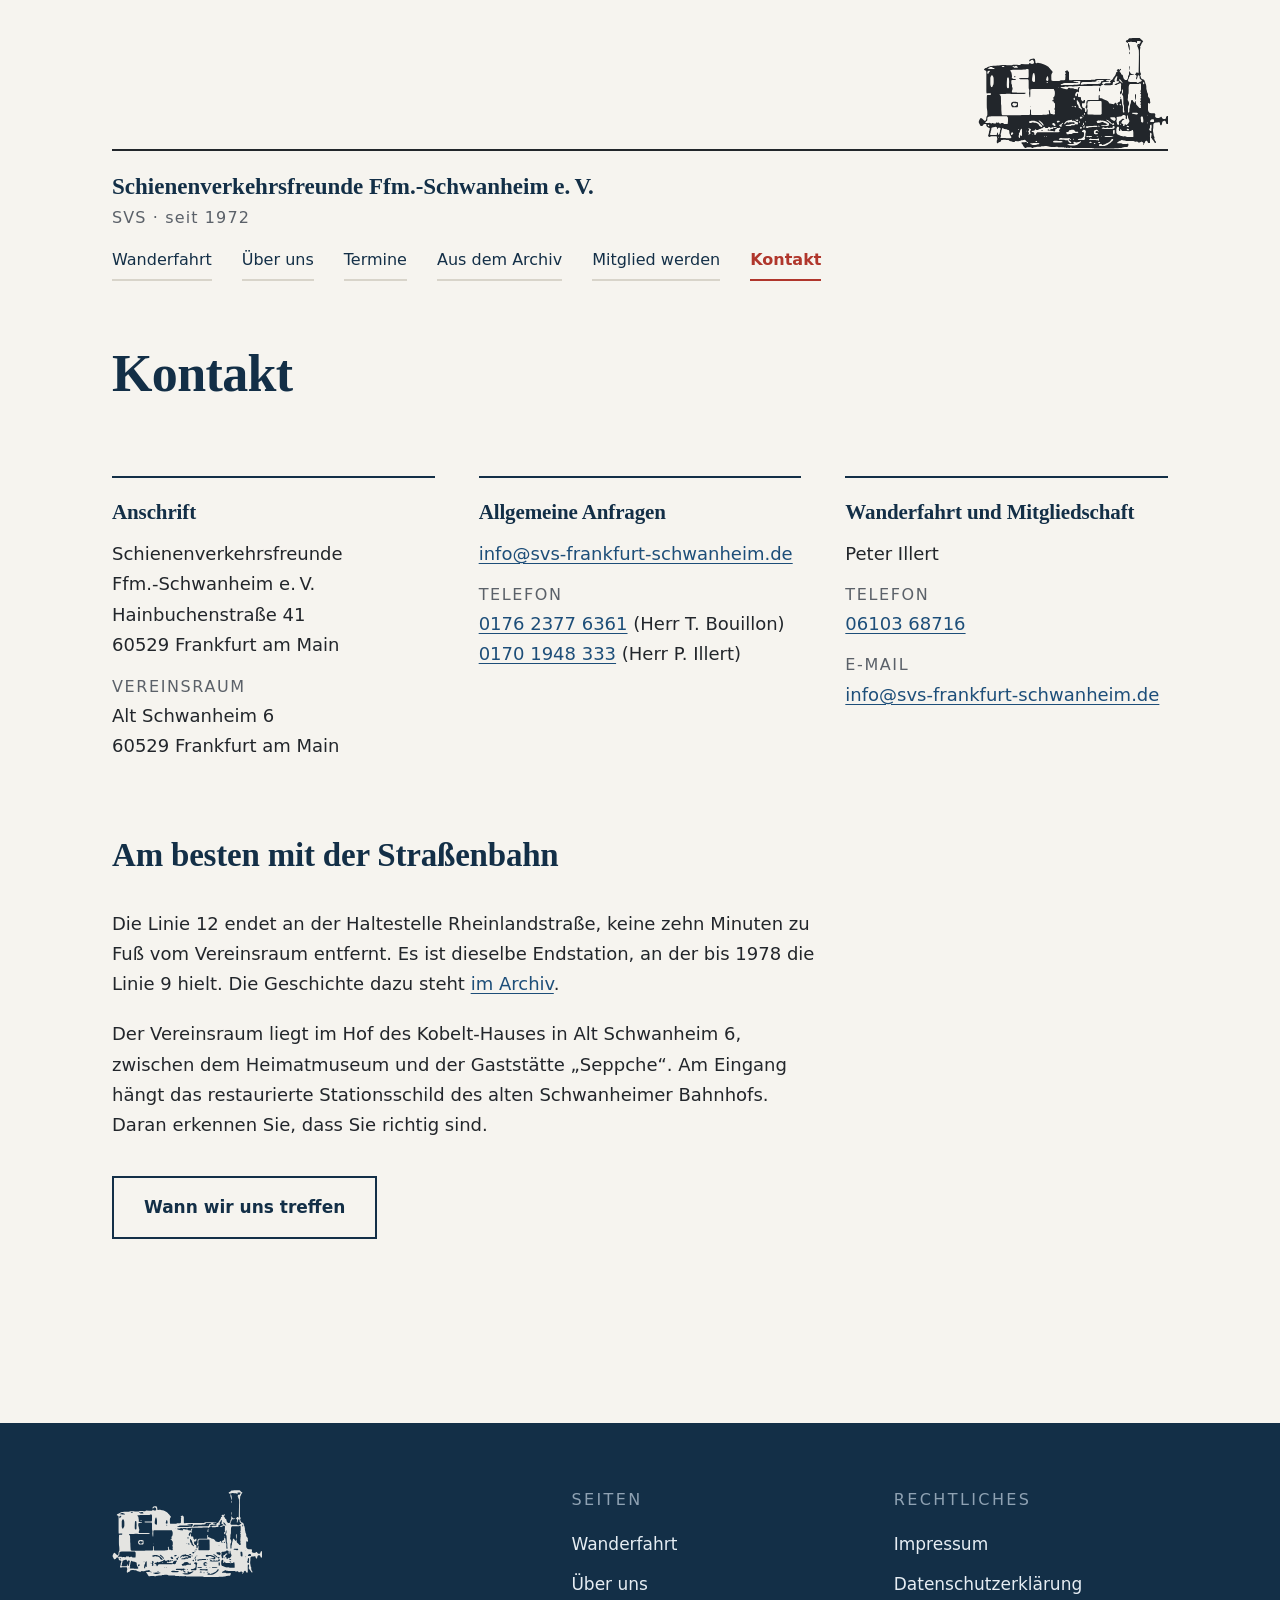
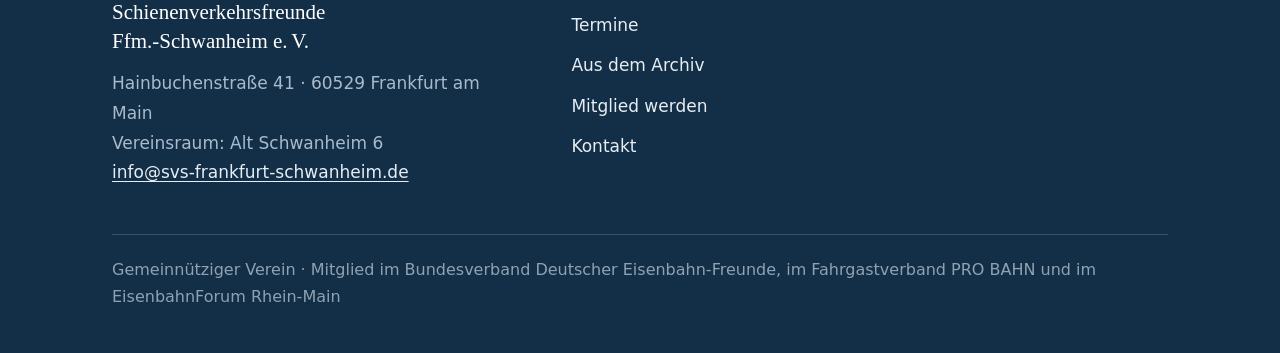
<file: kontakt.html>
<!DOCTYPE html>
<html lang="de">
<head>
<meta charset="UTF-8">
<meta name="viewport" content="width=device-width, initial-scale=1.0">
<title>Kontakt – SVS Frankfurt-Schwanheim</title>
<meta name="description" content="Anschrift, Vereinsraum und Ansprechpartner der Schienenverkehrsfreunde Ffm.-Schwanheim e. V. (SVS) in Frankfurt am Main.">
<link rel="canonical" href="https://www.svs-frankfurt-schwanheim.de/kontakt.html">
<meta property="og:type" content="website">
<meta property="og:site_name" content="Schienenverkehrsfreunde Ffm.-Schwanheim e. V. (SVS)">
<meta property="og:locale" content="de_DE">
<meta property="og:title" content="Kontakt zu den SVS">
<meta property="og:description" content="Anschrift, Vereinsraum und Ansprechpartner der Schienenverkehrsfreunde Ffm.-Schwanheim e. V. (SVS) in Frankfurt am Main.">
<meta property="og:url" content="https://www.svs-frankfurt-schwanheim.de/kontakt.html">
<meta property="og:image" content="https://www.svs-frankfurt-schwanheim.de/bilder/vorschaubild.png">
<meta property="og:image:width" content="1200">
<meta property="og:image:height" content="630">
<meta property="og:image:alt" content="Schienenverkehrsfreunde Ffm.-Schwanheim e. V. – Briefkopf mit Dampflokomotive">
<meta name="twitter:card" content="summary_large_image">
<meta name="twitter:title" content="Kontakt zu den SVS">
<meta name="twitter:description" content="Anschrift, Vereinsraum und Ansprechpartner der Schienenverkehrsfreunde Ffm.-Schwanheim e. V. (SVS) in Frankfurt am Main.">
<meta name="twitter:image" content="https://www.svs-frankfurt-schwanheim.de/bilder/vorschaubild.png">
<meta name="twitter:image:alt" content="Schienenverkehrsfreunde Ffm.-Schwanheim e. V. – Briefkopf mit Dampflokomotive">
<meta name="theme-color" content="#1d4e79">
<link rel="icon" href="bilder/favicon.svg" type="image/svg+xml">
<link rel="alternate icon" href="bilder/favicon-32.png" sizes="32x32">
<link rel="apple-touch-icon" href="bilder/apple-touch-icon.png">
<link rel="stylesheet" href="style.css">
</head>
<body>

<a class="sprungmarke" href="#inhalt">Zum Inhalt springen</a>

<header>
<div class="briefkopf">
  <div class="rahmen">
    <div class="innen">
      <img class="lok" src="bilder/logo.svg" width="190" height="116"
           alt="Dampflokomotive – Vereinszeichen der Schienenverkehrsfreunde Ffm.-Schwanheim">
    </div>
    <div class="linie"></div>
  </div>
</div>

  <div class="rahmen kopfzeile">
    <a class="wortmarke" href="index.html">Schienenverkehrsfreunde Ffm.-Schwanheim e.&thinsp;V.
      <span>SVS · seit 1972</span>
    </a>
    <nav class="haupt" aria-label="Hauptnavigation">
        <a href="wanderfahrt.html">Wanderfahrt</a>
        <a href="ueber-uns.html">Über uns</a>
        <a href="termine.html">Termine</a>
        <a href="aus-dem-archiv.html">Aus dem Archiv</a>
        <a href="mitglied-werden.html">Mitglied werden</a>
        <a href="kontakt.html" aria-current="page">Kontakt</a>
    </nav>
  </div>
</header>

<main id="inhalt">

  <section class="seitenkopf">
    <div class="rahmen">
      <h1>Kontakt</h1>
    </div>
  </section>

  <section class="abschnitt">
    <div class="rahmen">
      <div class="kontaktfelder">
        <div class="kontaktfeld">
          <h2>Anschrift</h2>
          <address>
            Schienenverkehrsfreunde<br>
            Ffm.-Schwanheim e.&thinsp;V.<br>
            Hainbuchenstraße 41<br>
            60529 Frankfurt am Main
          </address>
          <p class="zeile"><span class="bezeichnung">Vereinsraum</span><br>
            Alt Schwanheim 6<br>
            60529 Frankfurt am Main</p>
        </div>

        <div class="kontaktfeld">
          <h2>Allgemeine Anfragen</h2>
          <p><a href="mailto:info@svs-frankfurt-schwanheim.de">info@svs-frankfurt-schwanheim.de</a></p>
          <p class="zeile"><span class="bezeichnung">Telefon</span><br>
            <a href="tel:+4917623776361">0176&nbsp;2377&nbsp;6361</a> (Herr&nbsp;T.&nbsp;Bouillon)<br>
            <a href="tel:+491701948333">0170&nbsp;1948&nbsp;333</a> (Herr&nbsp;P.&nbsp;Illert)</p>
        </div>

        <div class="kontaktfeld">
          <h2>Wanderfahrt und Mitgliedschaft</h2>
          <p>Peter Illert</p>
          <p class="zeile"><span class="bezeichnung">Telefon</span><br>
            <a href="tel:+49610368716">06103&nbsp;68716</a></p>
          <p class="zeile"><span class="bezeichnung">E-Mail</span><br>
            <a href="mailto:info@svs-frankfurt-schwanheim.de">info@svs-frankfurt-schwanheim.de</a></p>
        </div>
      </div>
    </div>
  </section>

  <section class="abschnitt">
    <div class="rahmen">
      <div class="abschnittkopf">
        <h2>Am besten mit der Straßenbahn</h2>
      </div>
      <div class="prosa">
        <!-- Geprüft am 25.10.2026: Die Linie 12 endet laut RMV-Fahrplan an der
             Rheinlandstraße; der Fußweg bis zum Kobelt-Haus ist laut OpenStreetMap-
             Routenplaner rund 800 m lang, etwa neuneinhalb Minuten. -->
        <p>Die Linie 12 endet an der Haltestelle Rheinlandstraße, keine zehn Minuten zu Fuß
          vom Vereinsraum entfernt. Es ist dieselbe Endstation, an der bis 1978 die Linie 9
          hielt. Die Geschichte dazu steht
          <a href="aus-dem-archiv.html">im Archiv</a>.</p>
        <p>Der Vereinsraum liegt im Hof des Kobelt-Hauses in Alt Schwanheim 6, zwischen dem
          Heimatmuseum und der Gaststätte „Seppche“. Am Eingang hängt das restaurierte
          Stationsschild des alten Schwanheimer Bahnhofs. Daran erkennen Sie, dass Sie
          richtig sind.</p>
      </div>
      <div class="aktionen">
        <a class="knopf rand" href="termine.html">Wann wir uns treffen</a>
      </div>
    </div>
  </section>

</main>

<footer>
  <div class="rahmen">
    <div class="oben">
      <div class="vereinsblock">
        <img class="lok" src="bilder/logo-hell.svg" width="150" height="92" alt="" loading="lazy">
        <p class="name">Schienenverkehrsfreunde<br>Ffm.-Schwanheim e.&thinsp;V.</p>
        <address class="anschrift">
          Hainbuchenstraße 41 · 60529 Frankfurt am Main<br>
          Vereinsraum: Alt Schwanheim 6<br>
          <a href="mailto:info@svs-frankfurt-schwanheim.de">info@svs-frankfurt-schwanheim.de</a>
        </address>
      </div>

      <nav class="spalte" aria-label="Seiten">
        <p class="spaltenkopf">Seiten</p>
        <a href="wanderfahrt.html">Wanderfahrt</a>
        <a href="ueber-uns.html">Über uns</a>
        <a href="termine.html">Termine</a>
        <a href="aus-dem-archiv.html">Aus dem Archiv</a>
        <a href="mitglied-werden.html">Mitglied werden</a>
        <a href="kontakt.html">Kontakt</a>
      </nav>

      <nav class="spalte" aria-label="Rechtliches">
        <p class="spaltenkopf">Rechtliches</p>
        <a href="impressum.html">Impressum</a>
        <a href="datenschutz.html">Datenschutzerklärung</a>
      </nav>
    </div>

    <p class="unten">Gemeinnütziger Verein · Mitglied im Bundesverband Deutscher
      Eisenbahn-Freunde, im Fahrgastverband PRO&nbsp;BAHN und im EisenbahnForum Rhein-Main</p>
  </div>
</footer>

<script type="application/ld+json">
{
  "@context": "https://schema.org",
  "@type": "Organization",
  "name": "Schienenverkehrsfreunde Ffm.-Schwanheim e. V.",
  "alternateName": "SVS",
  "foundingDate": "1972-04-06",
  "url": "https://www.svs-frankfurt-schwanheim.de/",
  "logo": "https://www.svs-frankfurt-schwanheim.de/bilder/logo.svg",
  "email": "info@svs-frankfurt-schwanheim.de",
  "telephone": "+49 176 23776361",
  "address": {
    "@type": "PostalAddress",
    "streetAddress": "Hainbuchenstraße 41",
    "postalCode": "60529",
    "addressLocality": "Frankfurt am Main",
    "addressCountry": "DE"
  }
}
</script>

</body>
</html>
</file>
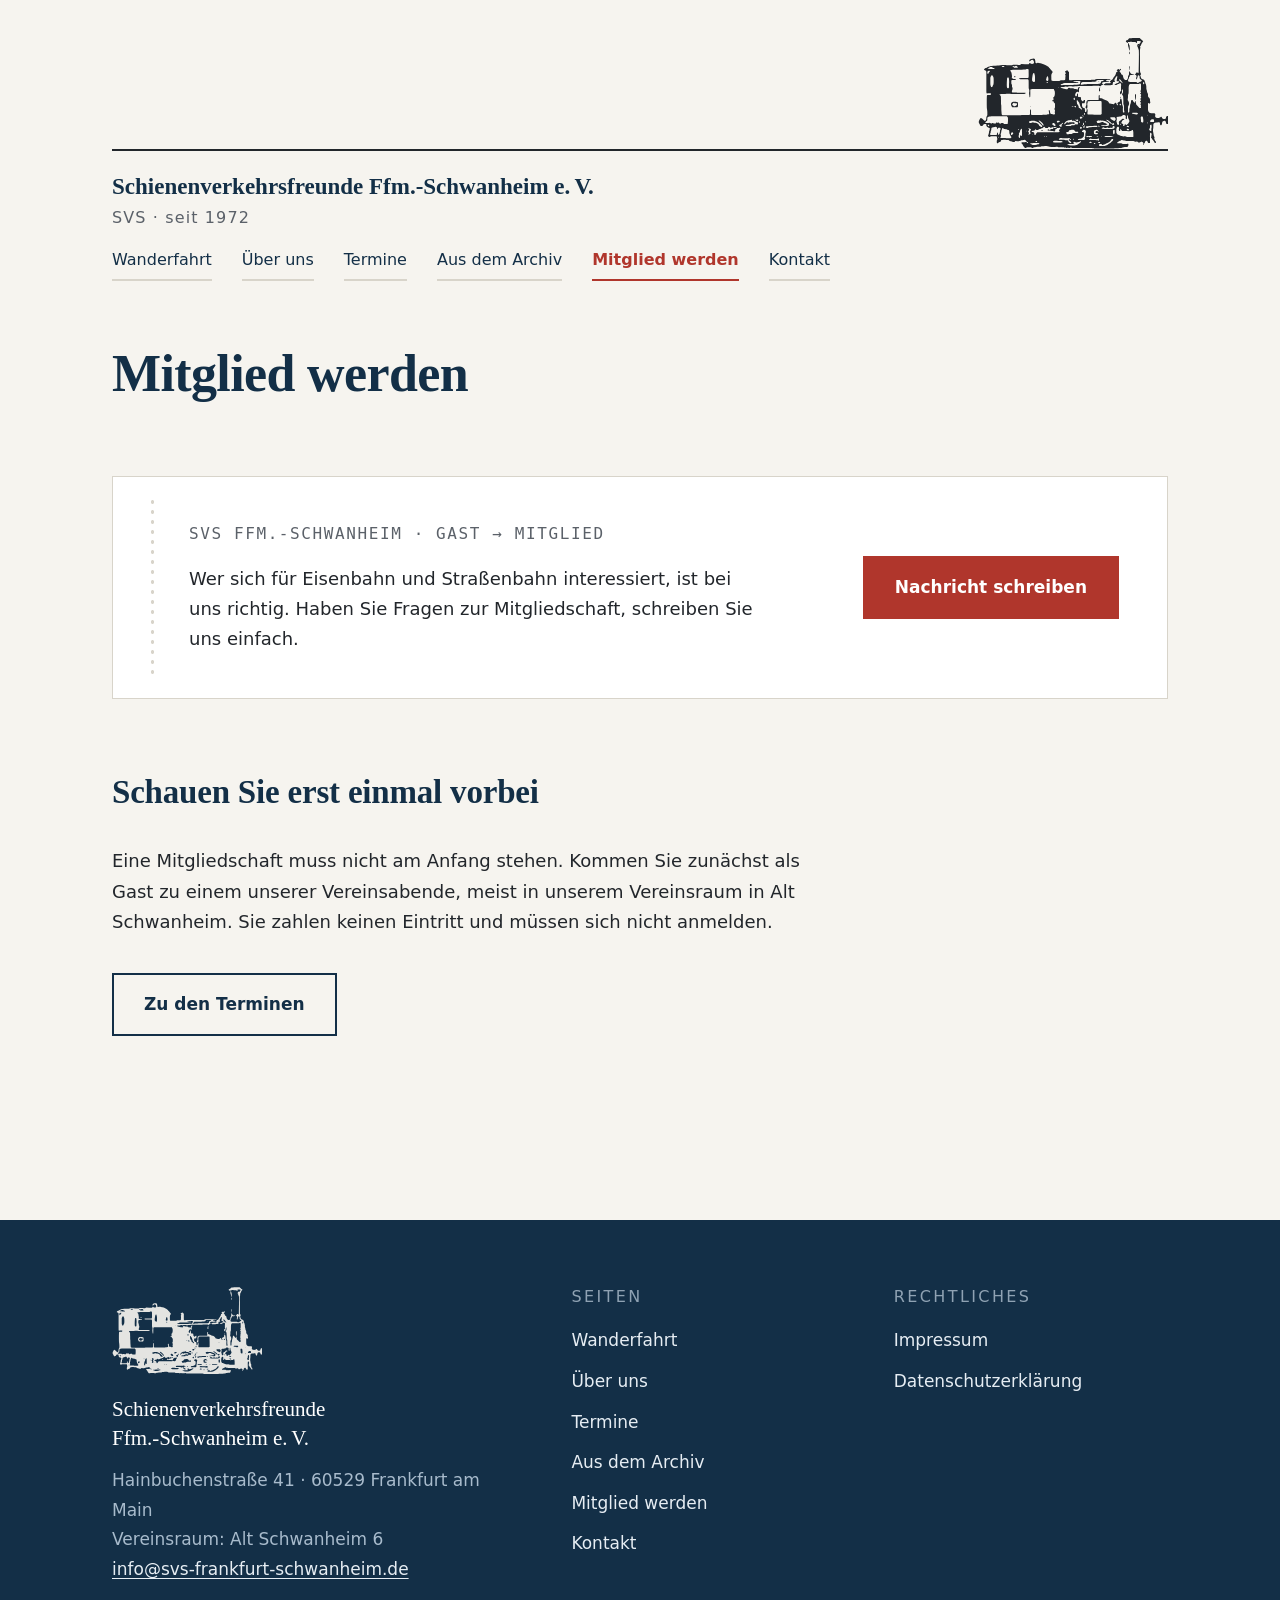
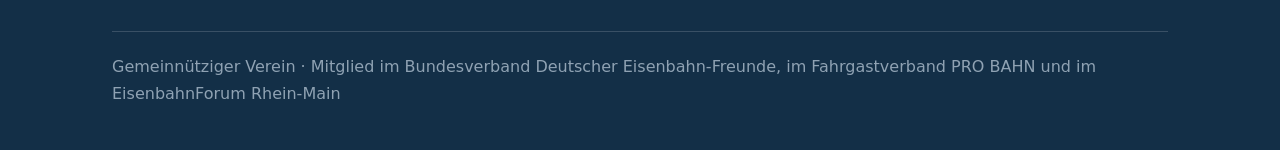
<file: mitglied-werden.html>
<!DOCTYPE html>
<html lang="de">
<head>
<meta charset="UTF-8">
<meta name="viewport" content="width=device-width, initial-scale=1.0">
<title>Mitglied werden bei den SVS in Frankfurt-Schwanheim</title>
<meta name="description" content="Mitglied werden bei den SVS in Frankfurt-Schwanheim: erst einmal als Gast zu einem Vereinsabend kommen oder direkt Kontakt aufnehmen.">
<link rel="canonical" href="https://www.svs-frankfurt-schwanheim.de/mitglied-werden.html">
<meta property="og:type" content="website">
<meta property="og:site_name" content="Schienenverkehrsfreunde Ffm.-Schwanheim e. V. (SVS)">
<meta property="og:locale" content="de_DE">
<meta property="og:title" content="Mitglied werden bei den SVS">
<meta property="og:description" content="Mitglied werden bei den SVS in Frankfurt-Schwanheim: erst einmal als Gast zu einem Vereinsabend kommen oder direkt Kontakt aufnehmen.">
<meta property="og:url" content="https://www.svs-frankfurt-schwanheim.de/mitglied-werden.html">
<meta property="og:image" content="https://www.svs-frankfurt-schwanheim.de/bilder/vorschaubild.png">
<meta property="og:image:width" content="1200">
<meta property="og:image:height" content="630">
<meta property="og:image:alt" content="Schienenverkehrsfreunde Ffm.-Schwanheim e. V. – Briefkopf mit Dampflokomotive">
<meta name="twitter:card" content="summary_large_image">
<meta name="twitter:title" content="Mitglied werden bei den SVS">
<meta name="twitter:description" content="Mitglied werden bei den SVS in Frankfurt-Schwanheim: erst einmal als Gast zu einem Vereinsabend kommen oder direkt Kontakt aufnehmen.">
<meta name="twitter:image" content="https://www.svs-frankfurt-schwanheim.de/bilder/vorschaubild.png">
<meta name="twitter:image:alt" content="Schienenverkehrsfreunde Ffm.-Schwanheim e. V. – Briefkopf mit Dampflokomotive">
<meta name="theme-color" content="#1d4e79">
<link rel="icon" href="bilder/favicon.svg" type="image/svg+xml">
<link rel="alternate icon" href="bilder/favicon-32.png" sizes="32x32">
<link rel="apple-touch-icon" href="bilder/apple-touch-icon.png">
<link rel="stylesheet" href="style.css">
</head>
<body>

<a class="sprungmarke" href="#inhalt">Zum Inhalt springen</a>

<header>
<div class="briefkopf">
  <div class="rahmen">
    <div class="innen">
      <img class="lok" src="bilder/logo.svg" width="190" height="116"
           alt="Dampflokomotive – Vereinszeichen der Schienenverkehrsfreunde Ffm.-Schwanheim">
    </div>
    <div class="linie"></div>
  </div>
</div>

  <div class="rahmen kopfzeile">
    <a class="wortmarke" href="index.html">Schienenverkehrsfreunde Ffm.-Schwanheim e.&thinsp;V.
      <span>SVS · seit 1972</span>
    </a>
    <nav class="haupt" aria-label="Hauptnavigation">
        <a href="wanderfahrt.html">Wanderfahrt</a>
        <a href="ueber-uns.html">Über uns</a>
        <a href="termine.html">Termine</a>
        <a href="aus-dem-archiv.html">Aus dem Archiv</a>
        <a href="mitglied-werden.html" aria-current="page">Mitglied werden</a>
        <a href="kontakt.html">Kontakt</a>
    </nav>
  </div>
</header>

<main id="inhalt">

  <section class="seitenkopf">
    <div class="rahmen">
      <h1>Mitglied werden</h1>
    </div>
  </section>

  <div class="abschnitt">
    <div class="rahmen">
      <div class="fahrkarte">
        <div>
          <p class="aufdruck">SVS Ffm.-Schwanheim · Gast → Mitglied</p>
          <p>Wer sich für Eisenbahn und Straßenbahn interessiert, ist bei uns richtig.
            Haben Sie Fragen zur Mitgliedschaft, schreiben Sie uns einfach.</p>
        </div>
        <div>
          <a class="knopf rot" href="mailto:info@svs-frankfurt-schwanheim.de?subject=Interesse%20an%20einer%20Mitgliedschaft%20bei%20den%20SVS">Nachricht schreiben</a>
        </div>
      </div>
    </div>
  </div>

  <section class="abschnitt">
    <div class="rahmen">
      <div class="abschnittkopf">
        <h2>Schauen Sie erst einmal vorbei</h2>
      </div>
      <div class="prosa">
        <p>Eine Mitgliedschaft muss nicht am Anfang stehen. Kommen Sie zunächst als Gast zu
          einem unserer Vereinsabende, meist in unserem Vereinsraum in Alt Schwanheim. Sie
          zahlen keinen Eintritt und müssen sich nicht anmelden.</p>
      </div>
      <div class="aktionen">
        <a class="knopf rand" href="termine.html">Zu den Terminen</a>
      </div>
    </div>
  </section>

</main>

<footer>
  <div class="rahmen">
    <div class="oben">
      <div class="vereinsblock">
        <img class="lok" src="bilder/logo-hell.svg" width="150" height="92" alt="" loading="lazy">
        <p class="name">Schienenverkehrsfreunde<br>Ffm.-Schwanheim e.&thinsp;V.</p>
        <address class="anschrift">
          Hainbuchenstraße 41 · 60529 Frankfurt am Main<br>
          Vereinsraum: Alt Schwanheim 6<br>
          <a href="mailto:info@svs-frankfurt-schwanheim.de">info@svs-frankfurt-schwanheim.de</a>
        </address>
      </div>

      <nav class="spalte" aria-label="Seiten">
        <p class="spaltenkopf">Seiten</p>
        <a href="wanderfahrt.html">Wanderfahrt</a>
        <a href="ueber-uns.html">Über uns</a>
        <a href="termine.html">Termine</a>
        <a href="aus-dem-archiv.html">Aus dem Archiv</a>
        <a href="mitglied-werden.html">Mitglied werden</a>
        <a href="kontakt.html">Kontakt</a>
      </nav>

      <nav class="spalte" aria-label="Rechtliches">
        <p class="spaltenkopf">Rechtliches</p>
        <a href="impressum.html">Impressum</a>
        <a href="datenschutz.html">Datenschutzerklärung</a>
      </nav>
    </div>

    <p class="unten">Gemeinnütziger Verein · Mitglied im Bundesverband Deutscher
      Eisenbahn-Freunde, im Fahrgastverband PRO&nbsp;BAHN und im EisenbahnForum Rhein-Main</p>
  </div>
</footer>

<script type="application/ld+json">
{
  "@context": "https://schema.org",
  "@type": "Organization",
  "name": "Schienenverkehrsfreunde Ffm.-Schwanheim e. V.",
  "alternateName": "SVS",
  "foundingDate": "1972-04-06",
  "url": "https://www.svs-frankfurt-schwanheim.de/",
  "logo": "https://www.svs-frankfurt-schwanheim.de/bilder/logo.svg",
  "email": "info@svs-frankfurt-schwanheim.de",
  "telephone": "+49 176 23776361",
  "address": {
    "@type": "PostalAddress",
    "streetAddress": "Hainbuchenstraße 41",
    "postalCode": "60529",
    "addressLocality": "Frankfurt am Main",
    "addressCountry": "DE"
  }
}
</script>

</body>
</html>
</file>
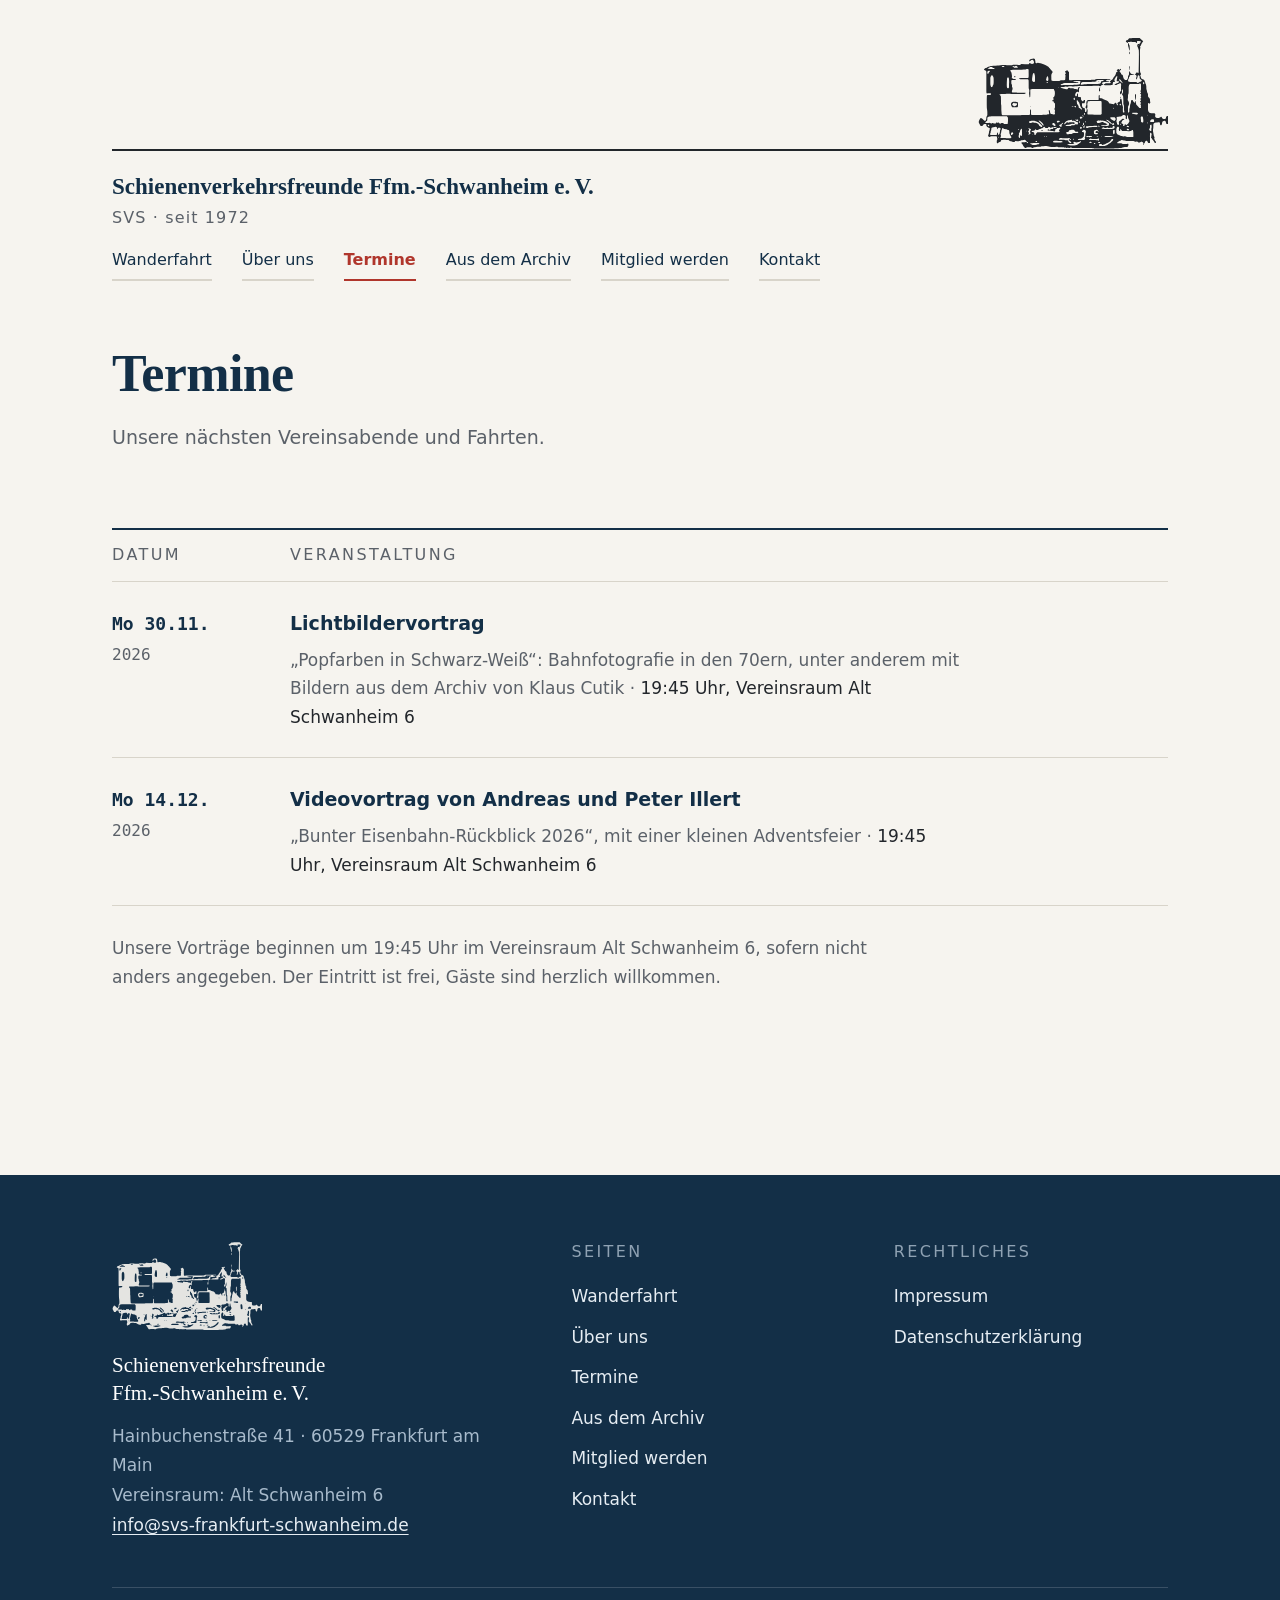
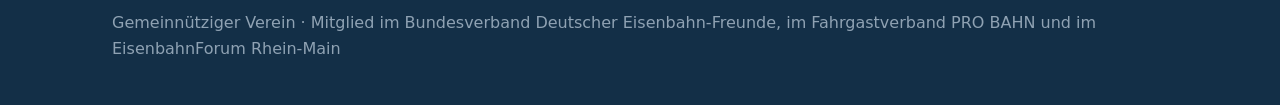
<file: termine.html>
<!DOCTYPE html>
<html lang="de">
<head>
<meta charset="UTF-8">
<meta name="viewport" content="width=device-width, initial-scale=1.0">
<title>Termine – Vereinsabende und Vorträge der SVS</title>
<meta name="description" content="Vereinsabende, Vorträge und Fahrten der SVS in Frankfurt-Schwanheim, jeweils mit Datum, Ort und Uhrzeit.">
<link rel="canonical" href="https://www.svs-frankfurt-schwanheim.de/termine.html">
<meta property="og:type" content="website">
<meta property="og:site_name" content="Schienenverkehrsfreunde Ffm.-Schwanheim e. V. (SVS)">
<meta property="og:locale" content="de_DE">
<meta property="og:title" content="Termine der Schienenverkehrsfreunde">
<meta property="og:description" content="Vereinsabende, Vorträge und Fahrten der SVS in Frankfurt-Schwanheim, jeweils mit Datum, Ort und Uhrzeit.">
<meta property="og:url" content="https://www.svs-frankfurt-schwanheim.de/termine.html">
<meta property="og:image" content="https://www.svs-frankfurt-schwanheim.de/bilder/vorschaubild.png">
<meta property="og:image:width" content="1200">
<meta property="og:image:height" content="630">
<meta property="og:image:alt" content="Schienenverkehrsfreunde Ffm.-Schwanheim e. V. – Briefkopf mit Dampflokomotive">
<meta name="twitter:card" content="summary_large_image">
<meta name="twitter:title" content="Termine der Schienenverkehrsfreunde">
<meta name="twitter:description" content="Vereinsabende, Vorträge und Fahrten der SVS in Frankfurt-Schwanheim, jeweils mit Datum, Ort und Uhrzeit.">
<meta name="twitter:image" content="https://www.svs-frankfurt-schwanheim.de/bilder/vorschaubild.png">
<meta name="twitter:image:alt" content="Schienenverkehrsfreunde Ffm.-Schwanheim e. V. – Briefkopf mit Dampflokomotive">
<meta name="theme-color" content="#1d4e79">
<link rel="icon" href="bilder/favicon.svg" type="image/svg+xml">
<link rel="alternate icon" href="bilder/favicon-32.png" sizes="32x32">
<link rel="apple-touch-icon" href="bilder/apple-touch-icon.png">
<link rel="stylesheet" href="style.css">
</head>
<body>

<a class="sprungmarke" href="#inhalt">Zum Inhalt springen</a>

<header>
<div class="briefkopf">
  <div class="rahmen">
    <div class="innen">
      <img class="lok" src="bilder/logo.svg" width="190" height="116"
           alt="Dampflokomotive – Vereinszeichen der Schienenverkehrsfreunde Ffm.-Schwanheim">
    </div>
    <div class="linie"></div>
  </div>
</div>

  <div class="rahmen kopfzeile">
    <a class="wortmarke" href="index.html">Schienenverkehrsfreunde Ffm.-Schwanheim e.&thinsp;V.
      <span>SVS · seit 1972</span>
    </a>
    <nav class="haupt" aria-label="Hauptnavigation">
        <a href="wanderfahrt.html">Wanderfahrt</a>
        <a href="ueber-uns.html">Über uns</a>
        <a href="termine.html" aria-current="page">Termine</a>
        <a href="aus-dem-archiv.html">Aus dem Archiv</a>
        <a href="mitglied-werden.html">Mitglied werden</a>
        <a href="kontakt.html">Kontakt</a>
    </nav>
  </div>
</header>

<main id="inhalt">

  <section class="seitenkopf">
    <div class="rahmen">
      <h1>Termine</h1>
      <p class="satz">Unsere nächsten Vereinsabende und Fahrten.</p>
    </div>
  </section>

  <div class="abschnitt">
    <div class="rahmen">
      <div class="tafel">
        <div class="kopf" aria-hidden="true">
          <span>Datum</span>
          <span>Veranstaltung</span>
          <span></span>
        </div>
        <!-- HIER BEARBEITEN: Termine
             Einen Termin ergänzen: die Vorlage unten kopieren, direkt oberhalb von
             "ENDE BEARBEITEN" einfügen und Datum, Titel und Näheres anpassen. Dabei
             nur die Zeilen der Vorlage übernehmen, nicht diese Erklärung.
             Einen Termin löschen: seinen ganzen Block entfernen.
             Vergangene Termine bitte entfernen, sobald sie stattgefunden haben.
             Sind alle Termine entfernt, verschwindet die Tabelle von selbst, und es
             erscheint der Hinweis, dass das nächste Programm folgt.

             Vorlage:
        <div class="reihe">
          <p class="datum">Mo TT.MM.<span class="jahr">2026</span></p>
          <div>
            <p class="titel">Titel des Vortrags</p>
            <p class="naeheres">Thema oder Näheres · <span class="ort">19:45 Uhr, Vereinsraum Alt Schwanheim 6</span></p>
          </div>
          <p class="verweis"></p>
        </div>
        -->
        <div class="reihe">
          <p class="datum">Mo 30.11.<span class="jahr">2026</span></p>
          <div>
            <p class="titel">Lichtbildervortrag</p>
            <p class="naeheres">„Popfarben in Schwarz-Weiß“: Bahnfotografie in den 70ern, unter anderem mit Bildern aus dem Archiv von Klaus Cutik · <span class="ort">19:45 Uhr, Vereinsraum Alt Schwanheim 6</span></p>
          </div>
          <p class="verweis"></p>
        </div>
        <div class="reihe">
          <p class="datum">Mo 14.12.<span class="jahr">2026</span></p>
          <div>
            <p class="titel">Videovortrag von Andreas und Peter Illert</p>
            <p class="naeheres">„Bunter Eisenbahn-Rückblick 2026“, mit einer kleinen Adventsfeier · <span class="ort">19:45 Uhr, Vereinsraum Alt Schwanheim 6</span></p>
          </div>
          <p class="verweis"></p>
        </div>
        <!-- ENDE BEARBEITEN: Termine -->
      </div>
      <p class="leer">Das nächste Programm stellen wir hier ein, sobald es feststeht. Es
        hängt dann auch im Schaukasten in der Schwarzbachstraße 21.</p>
      <p class="nachsatz">Unsere Vorträge beginnen um 19:45 Uhr im Vereinsraum Alt
        Schwanheim 6, sofern nicht anders angegeben. Der Eintritt ist frei, Gäste sind
        herzlich willkommen.</p>
    </div>
  </div>

</main>

<footer>
  <div class="rahmen">
    <div class="oben">
      <div class="vereinsblock">
        <img class="lok" src="bilder/logo-hell.svg" width="150" height="92" alt="" loading="lazy">
        <p class="name">Schienenverkehrsfreunde<br>Ffm.-Schwanheim e.&thinsp;V.</p>
        <address class="anschrift">
          Hainbuchenstraße 41 · 60529 Frankfurt am Main<br>
          Vereinsraum: Alt Schwanheim 6<br>
          <a href="mailto:info@svs-frankfurt-schwanheim.de">info@svs-frankfurt-schwanheim.de</a>
        </address>
      </div>

      <nav class="spalte" aria-label="Seiten">
        <p class="spaltenkopf">Seiten</p>
        <a href="wanderfahrt.html">Wanderfahrt</a>
        <a href="ueber-uns.html">Über uns</a>
        <a href="termine.html">Termine</a>
        <a href="aus-dem-archiv.html">Aus dem Archiv</a>
        <a href="mitglied-werden.html">Mitglied werden</a>
        <a href="kontakt.html">Kontakt</a>
      </nav>

      <nav class="spalte" aria-label="Rechtliches">
        <p class="spaltenkopf">Rechtliches</p>
        <a href="impressum.html">Impressum</a>
        <a href="datenschutz.html">Datenschutzerklärung</a>
      </nav>
    </div>

    <p class="unten">Gemeinnütziger Verein · Mitglied im Bundesverband Deutscher
      Eisenbahn-Freunde, im Fahrgastverband PRO&nbsp;BAHN und im EisenbahnForum Rhein-Main</p>
  </div>
</footer>

<script type="application/ld+json">
{
  "@context": "https://schema.org",
  "@type": "Organization",
  "name": "Schienenverkehrsfreunde Ffm.-Schwanheim e. V.",
  "alternateName": "SVS",
  "foundingDate": "1972-04-06",
  "url": "https://www.svs-frankfurt-schwanheim.de/",
  "logo": "https://www.svs-frankfurt-schwanheim.de/bilder/logo.svg",
  "email": "info@svs-frankfurt-schwanheim.de",
  "telephone": "+49 176 23776361",
  "address": {
    "@type": "PostalAddress",
    "streetAddress": "Hainbuchenstraße 41",
    "postalCode": "60529",
    "addressLocality": "Frankfurt am Main",
    "addressCountry": "DE"
  }
}
</script>

</body>
</html>
</file>
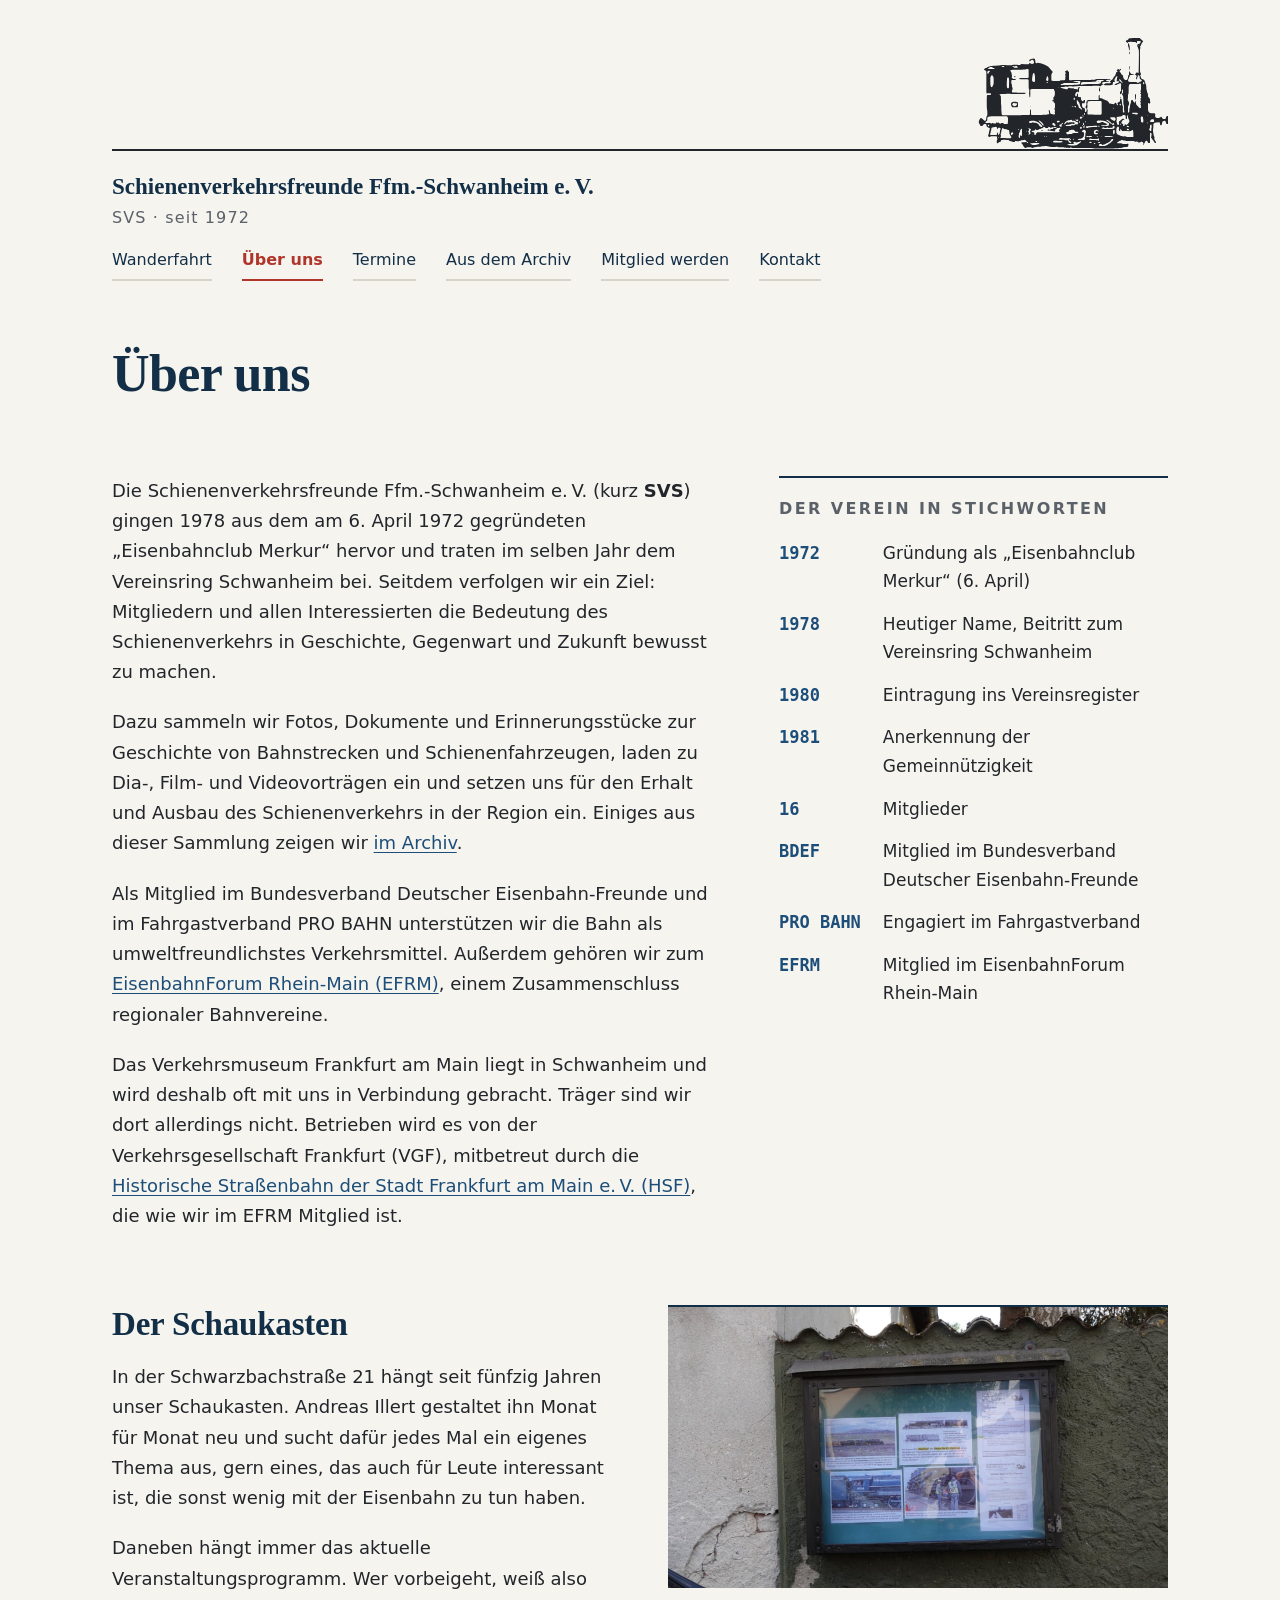
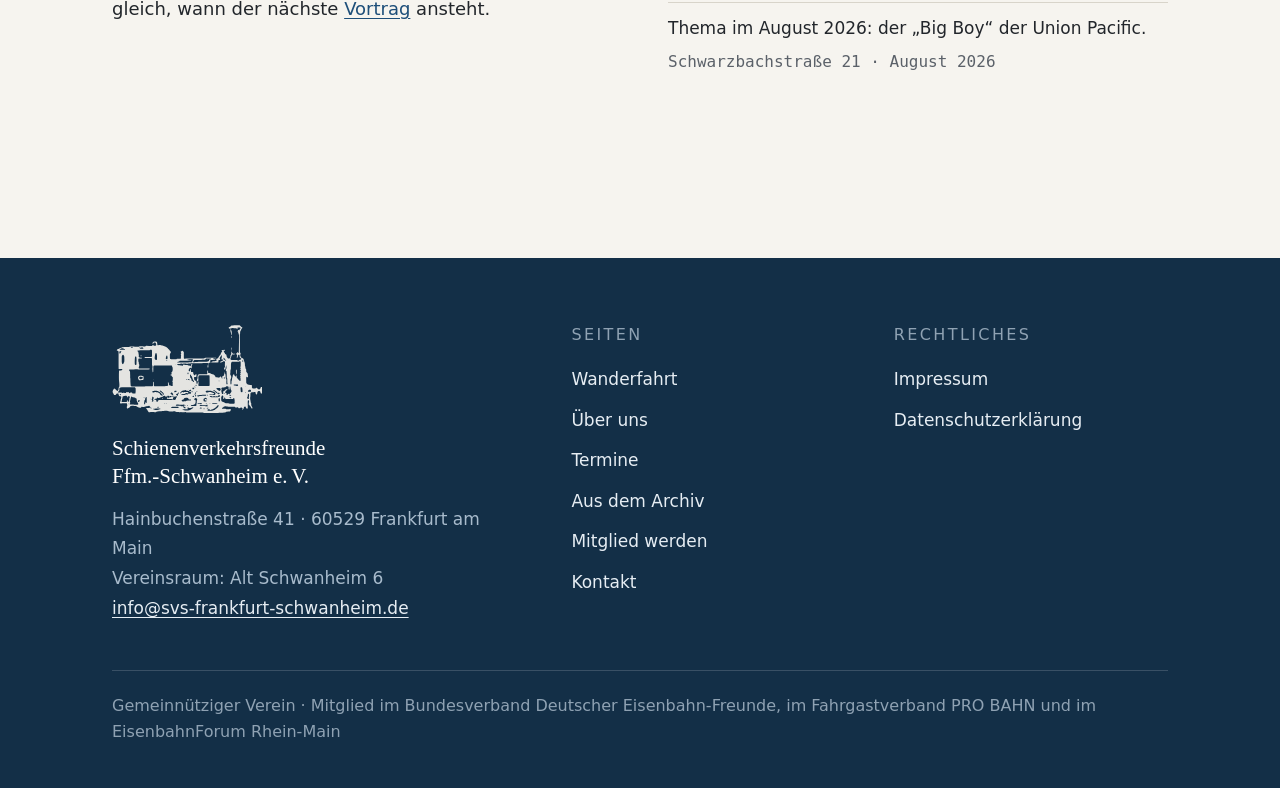
<file: ueber-uns.html>
<!DOCTYPE html>
<html lang="de">
<head>
<meta charset="UTF-8">
<meta name="viewport" content="width=device-width, initial-scale=1.0">
<title>Über uns – Geschichte der SVS seit 1972</title>
<meta name="description" content="Vereinsgeschichte der SVS seit 1972: rund 16 Mitglieder, engagiert im BDEF, bei PRO BAHN und im EisenbahnForum Rhein-Main (EFRM).">
<link rel="canonical" href="https://www.svs-frankfurt-schwanheim.de/ueber-uns.html">
<meta property="og:type" content="website">
<meta property="og:site_name" content="Schienenverkehrsfreunde Ffm.-Schwanheim e. V. (SVS)">
<meta property="og:locale" content="de_DE">
<meta property="og:title" content="Über die SVS: Vereinsgeschichte seit 1972">
<meta property="og:description" content="Vereinsgeschichte der SVS seit 1972: rund 16 Mitglieder, engagiert im BDEF, bei PRO BAHN und im EisenbahnForum Rhein-Main (EFRM).">
<meta property="og:url" content="https://www.svs-frankfurt-schwanheim.de/ueber-uns.html">
<meta property="og:image" content="https://www.svs-frankfurt-schwanheim.de/bilder/vorschaubild.png">
<meta property="og:image:width" content="1200">
<meta property="og:image:height" content="630">
<meta property="og:image:alt" content="Schienenverkehrsfreunde Ffm.-Schwanheim e. V. – Briefkopf mit Dampflokomotive">
<meta name="twitter:card" content="summary_large_image">
<meta name="twitter:title" content="Über die SVS: Vereinsgeschichte seit 1972">
<meta name="twitter:description" content="Vereinsgeschichte der SVS seit 1972: rund 16 Mitglieder, engagiert im BDEF, bei PRO BAHN und im EisenbahnForum Rhein-Main (EFRM).">
<meta name="twitter:image" content="https://www.svs-frankfurt-schwanheim.de/bilder/vorschaubild.png">
<meta name="twitter:image:alt" content="Schienenverkehrsfreunde Ffm.-Schwanheim e. V. – Briefkopf mit Dampflokomotive">
<meta name="theme-color" content="#1d4e79">
<link rel="icon" href="bilder/favicon.svg" type="image/svg+xml">
<link rel="alternate icon" href="bilder/favicon-32.png" sizes="32x32">
<link rel="apple-touch-icon" href="bilder/apple-touch-icon.png">
<link rel="stylesheet" href="style.css">
</head>
<body>

<a class="sprungmarke" href="#inhalt">Zum Inhalt springen</a>

<header>
<div class="briefkopf">
  <div class="rahmen">
    <div class="innen">
      <img class="lok" src="bilder/logo.svg" width="190" height="116"
           alt="Dampflokomotive – Vereinszeichen der Schienenverkehrsfreunde Ffm.-Schwanheim">
    </div>
    <div class="linie"></div>
  </div>
</div>

  <div class="rahmen kopfzeile">
    <a class="wortmarke" href="index.html">Schienenverkehrsfreunde Ffm.-Schwanheim e.&thinsp;V.
      <span>SVS · seit 1972</span>
    </a>
    <nav class="haupt" aria-label="Hauptnavigation">
        <a href="wanderfahrt.html">Wanderfahrt</a>
        <a href="ueber-uns.html" aria-current="page">Über uns</a>
        <a href="termine.html">Termine</a>
        <a href="aus-dem-archiv.html">Aus dem Archiv</a>
        <a href="mitglied-werden.html">Mitglied werden</a>
        <a href="kontakt.html">Kontakt</a>
    </nav>
  </div>
</header>

<main id="inhalt">

  <section class="seitenkopf">
    <div class="rahmen">
      <h1>Über uns</h1>
    </div>
  </section>

  <div class="abschnitt">
    <div class="rahmen">
      <div class="zweispalt">
        <div class="prosa">
          <p>Die Schienenverkehrsfreunde Ffm.-Schwanheim e.&thinsp;V. (kurz <strong>SVS</strong>)
            gingen 1978 aus dem am 6.&nbsp;April 1972 gegründeten „Eisenbahnclub Merkur“
            hervor und traten im selben Jahr dem Vereinsring Schwanheim bei. Seitdem
            verfolgen wir ein Ziel: Mitgliedern und allen Interessierten die Bedeutung des
            Schienenverkehrs in Geschichte, Gegenwart und Zukunft bewusst zu machen.</p>
          <p>Dazu sammeln wir Fotos, Dokumente und Erinnerungsstücke zur Geschichte von
            Bahnstrecken und Schienenfahrzeugen, laden zu Dia-, Film- und Videovorträgen
            ein und setzen uns für den Erhalt und Ausbau des
            Schienenverkehrs in der Region ein. Einiges aus dieser Sammlung zeigen wir
            <a href="aus-dem-archiv.html">im Archiv</a>.</p>
          <p>Als Mitglied im Bundesverband Deutscher Eisenbahn-Freunde und im Fahrgastverband
            PRO&nbsp;BAHN unterstützen wir die Bahn als umweltfreundlichstes Verkehrsmittel.
            Außerdem gehören wir zum
            <a href="https://www.efrm.info/efrm/">EisenbahnForum Rhein-Main (EFRM)</a>,
            einem Zusammenschluss regionaler Bahnvereine.</p>
          <p>Das Verkehrsmuseum Frankfurt am Main liegt in Schwanheim und wird deshalb oft
            mit uns in Verbindung gebracht. Träger sind wir dort allerdings nicht. Betrieben
            wird es von der Verkehrsgesellschaft Frankfurt (VGF), mitbetreut durch die
            <a href="https://hsf-ffm.com/de/">Historische Straßenbahn der Stadt Frankfurt am
            Main e.&thinsp;V. (HSF)</a>, die wie wir im EFRM Mitglied ist.</p>
        </div>

        <div class="stichworte">
          <h2>Der Verein in Stichworten</h2>
          <dl>
            <dt>1972</dt><dd>Gründung als „Eisenbahnclub Merkur“ (6. April)</dd>
            <dt>1978</dt><dd>Heutiger Name, Beitritt zum Vereinsring Schwanheim</dd>
            <dt>1980</dt><dd>Eintragung ins Vereinsregister</dd>
            <dt>1981</dt><dd>Anerkennung der Gemeinnützigkeit</dd>
            <dt>16</dt><dd>Mitglieder</dd>
            <dt>BDEF</dt><dd>Mitglied im Bundesverband Deutscher Eisenbahn-Freunde</dd>
            <dt>PRO BAHN</dt><dd>Engagiert im Fahrgastverband</dd>
            <dt>EFRM</dt><dd>Mitglied im EisenbahnForum Rhein-Main</dd>
          </dl>
        </div>
      </div>
    </div>
  </div>

  <section class="abschnitt">
    <div class="rahmen">
      <div class="bildstueck">
        <div class="prosa">
          <h2>Der Schaukasten</h2>
          <p>In der Schwarzbachstraße 21 hängt seit fünfzig Jahren unser Schaukasten.
            Andreas Illert gestaltet ihn Monat für Monat neu und sucht dafür jedes Mal ein
            eigenes Thema aus, gern eines, das auch für Leute interessant ist, die sonst
            wenig mit der Eisenbahn zu tun haben.</p>
          <p>Daneben hängt immer das aktuelle Veranstaltungsprogramm. Wer vorbeigeht, weiß
            also gleich, wann der nächste <a href="termine.html">Vortrag</a> ansteht.</p>
        </div>
        <figure class="bild">
          <img src="bilder/schaukasten.jpg" width="1500" height="843" loading="lazy"
               alt="Ein hölzerner Schaukasten mit Blechdach an einer verputzten Hauswand.
                    Hinter der Scheibe hängen Fotos und Texte über die Dampflokomotive
                    „Big Boy“ der Union Pacific, daneben das Veranstaltungsprogramm des
                    Vereins.">
          <figcaption>Thema im August 2026: der „Big Boy“ der Union Pacific.
            <span class="quelle">Schwarzbachstraße 21 · August 2026</span>
          </figcaption>
        </figure>
      </div>
    </div>
  </section>

</main>

<footer>
  <div class="rahmen">
    <div class="oben">
      <div class="vereinsblock">
        <img class="lok" src="bilder/logo-hell.svg" width="150" height="92" alt="" loading="lazy">
        <p class="name">Schienenverkehrsfreunde<br>Ffm.-Schwanheim e.&thinsp;V.</p>
        <address class="anschrift">
          Hainbuchenstraße 41 · 60529 Frankfurt am Main<br>
          Vereinsraum: Alt Schwanheim 6<br>
          <a href="mailto:info@svs-frankfurt-schwanheim.de">info@svs-frankfurt-schwanheim.de</a>
        </address>
      </div>

      <nav class="spalte" aria-label="Seiten">
        <p class="spaltenkopf">Seiten</p>
        <a href="wanderfahrt.html">Wanderfahrt</a>
        <a href="ueber-uns.html">Über uns</a>
        <a href="termine.html">Termine</a>
        <a href="aus-dem-archiv.html">Aus dem Archiv</a>
        <a href="mitglied-werden.html">Mitglied werden</a>
        <a href="kontakt.html">Kontakt</a>
      </nav>

      <nav class="spalte" aria-label="Rechtliches">
        <p class="spaltenkopf">Rechtliches</p>
        <a href="impressum.html">Impressum</a>
        <a href="datenschutz.html">Datenschutzerklärung</a>
      </nav>
    </div>

    <p class="unten">Gemeinnütziger Verein · Mitglied im Bundesverband Deutscher
      Eisenbahn-Freunde, im Fahrgastverband PRO&nbsp;BAHN und im EisenbahnForum Rhein-Main</p>
  </div>
</footer>

<script type="application/ld+json">
{
  "@context": "https://schema.org",
  "@type": "Organization",
  "name": "Schienenverkehrsfreunde Ffm.-Schwanheim e. V.",
  "alternateName": "SVS",
  "foundingDate": "1972-04-06",
  "url": "https://www.svs-frankfurt-schwanheim.de/",
  "logo": "https://www.svs-frankfurt-schwanheim.de/bilder/logo.svg",
  "email": "info@svs-frankfurt-schwanheim.de",
  "telephone": "+49 176 23776361",
  "address": {
    "@type": "PostalAddress",
    "streetAddress": "Hainbuchenstraße 41",
    "postalCode": "60529",
    "addressLocality": "Frankfurt am Main",
    "addressCountry": "DE"
  }
}
</script>

</body>
</html>
</file>
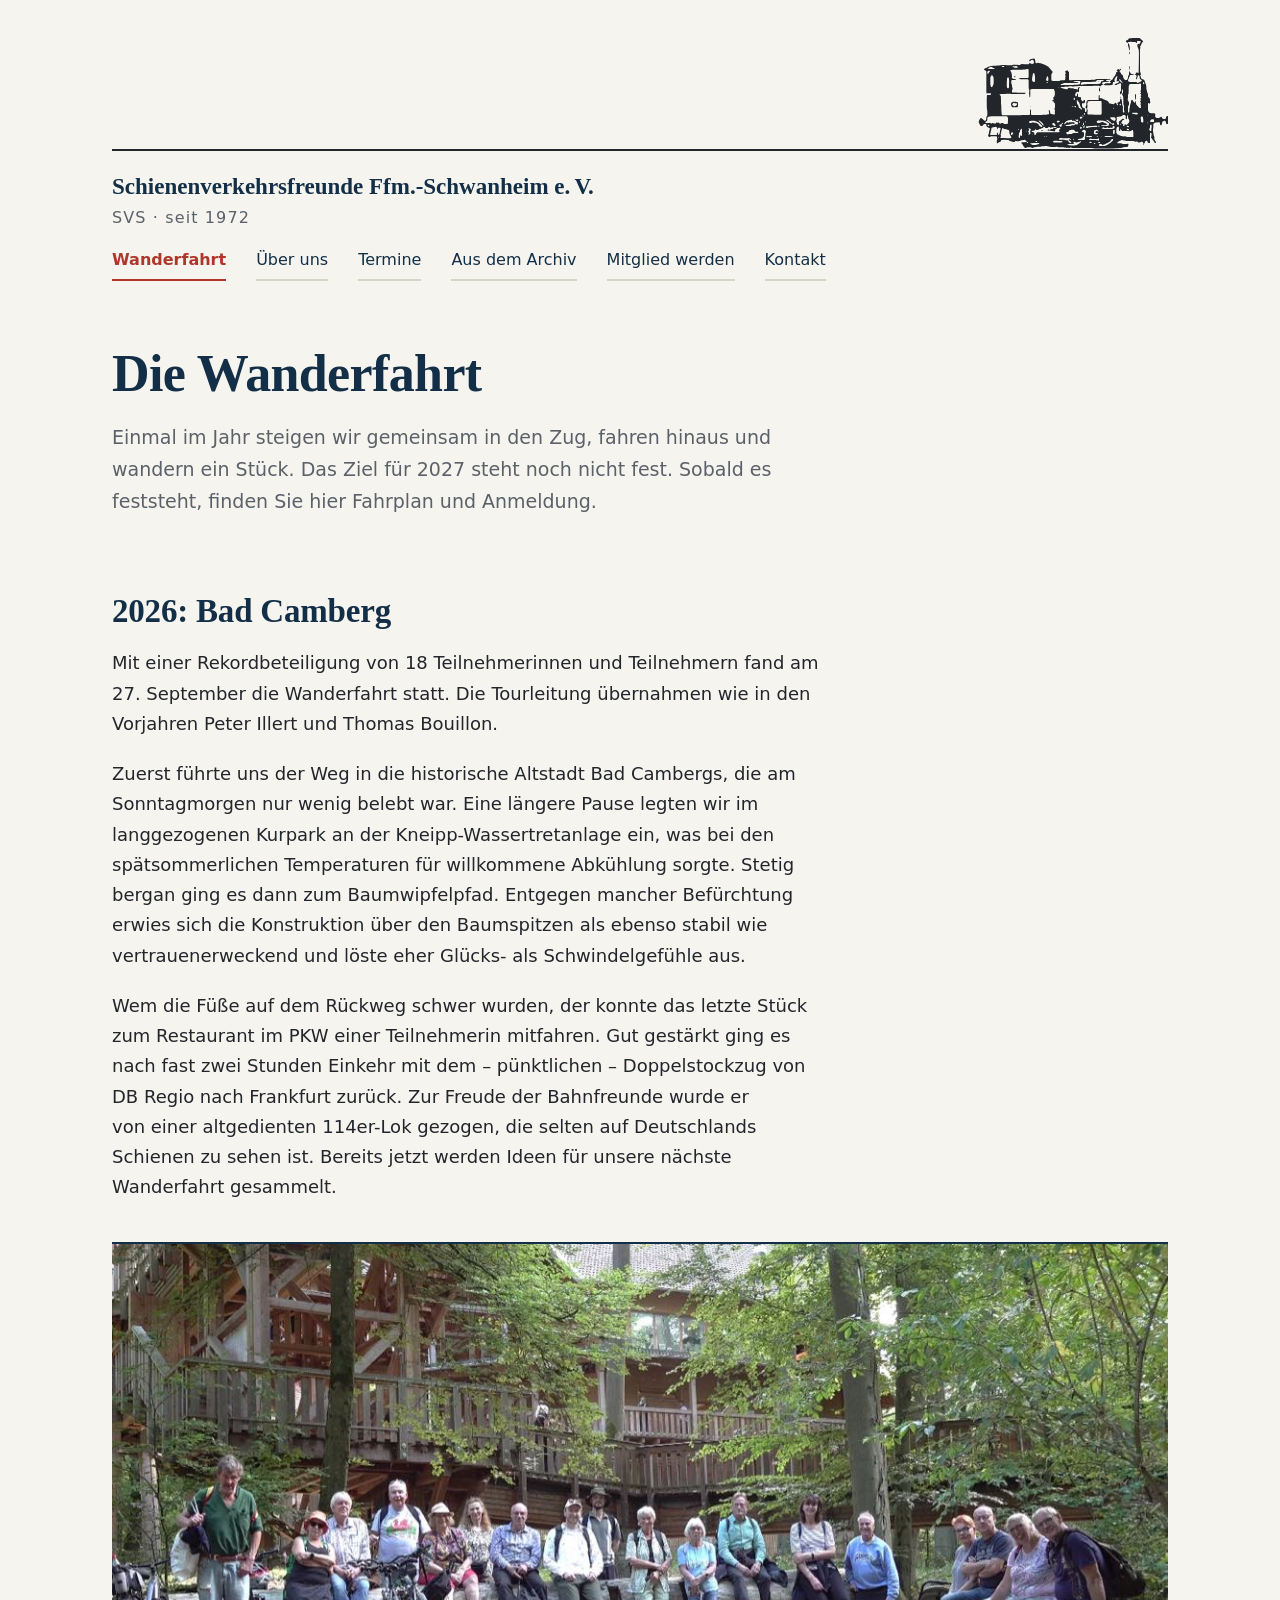
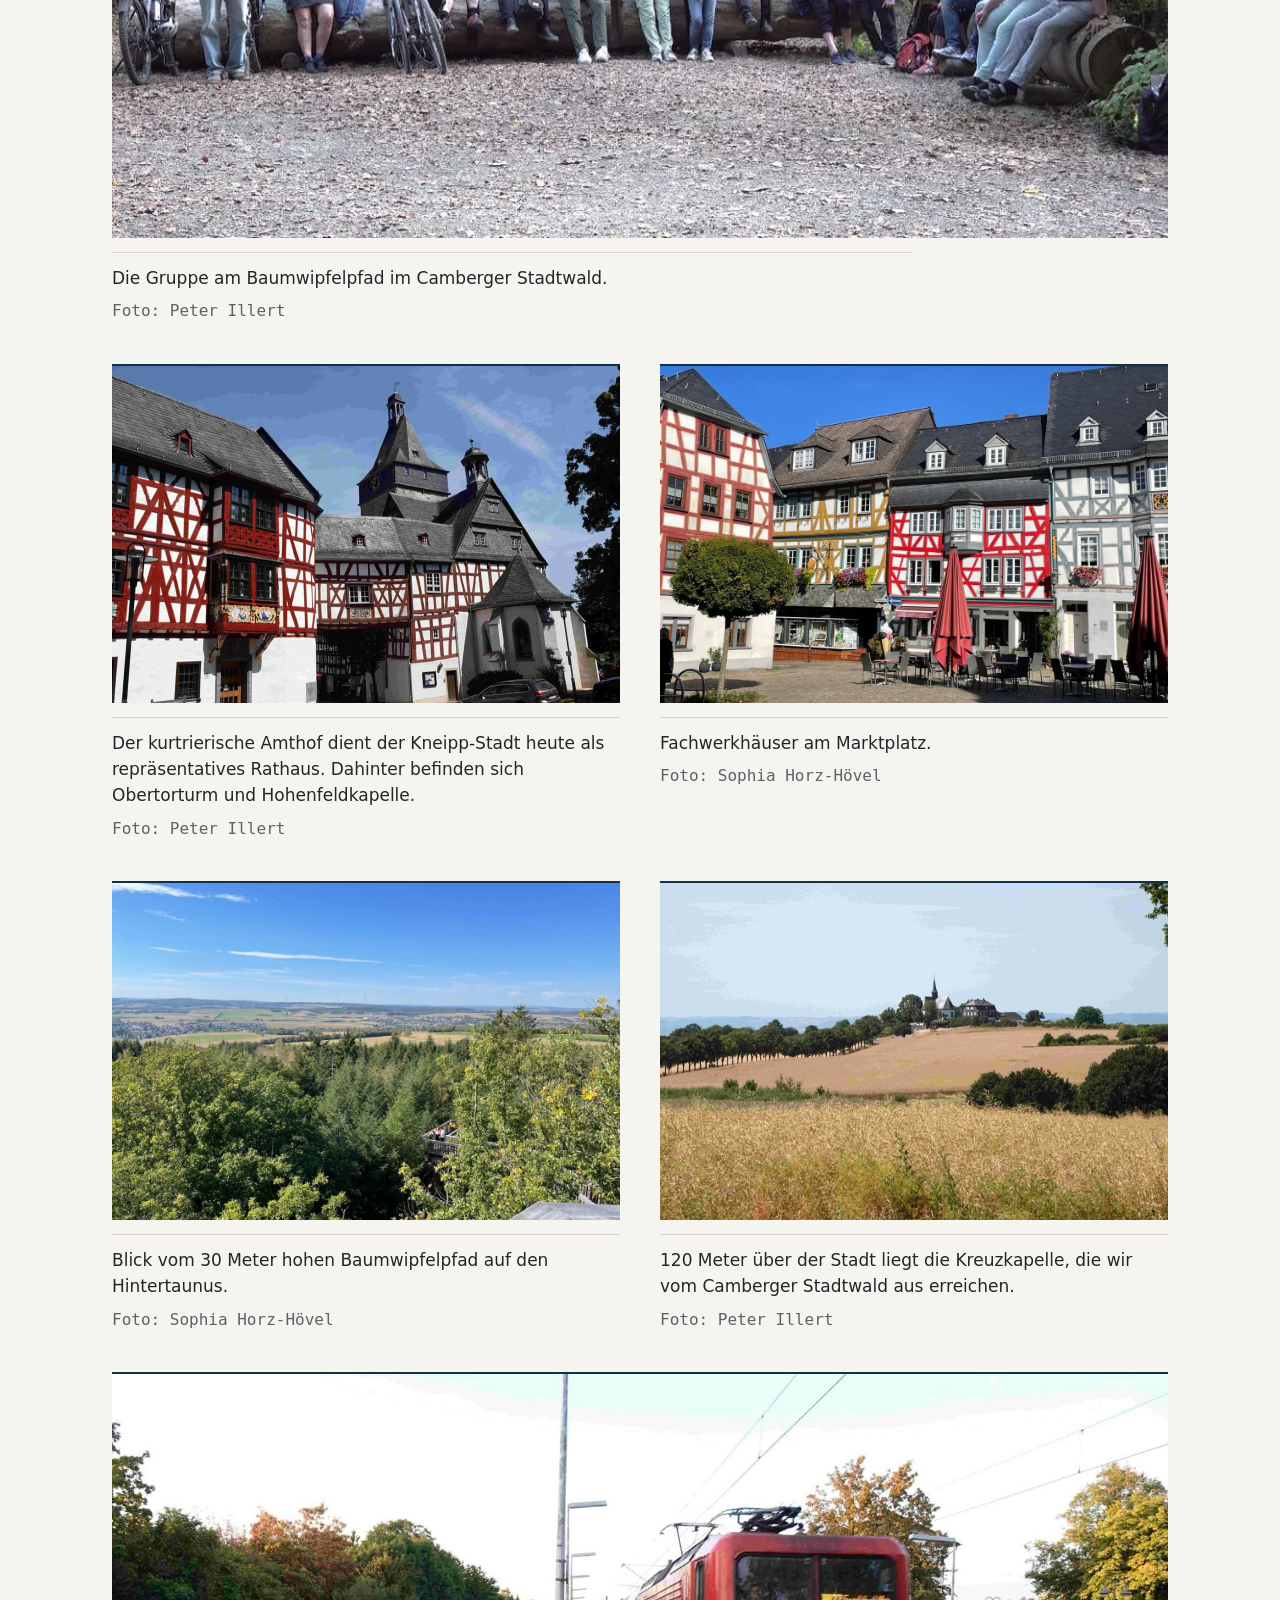
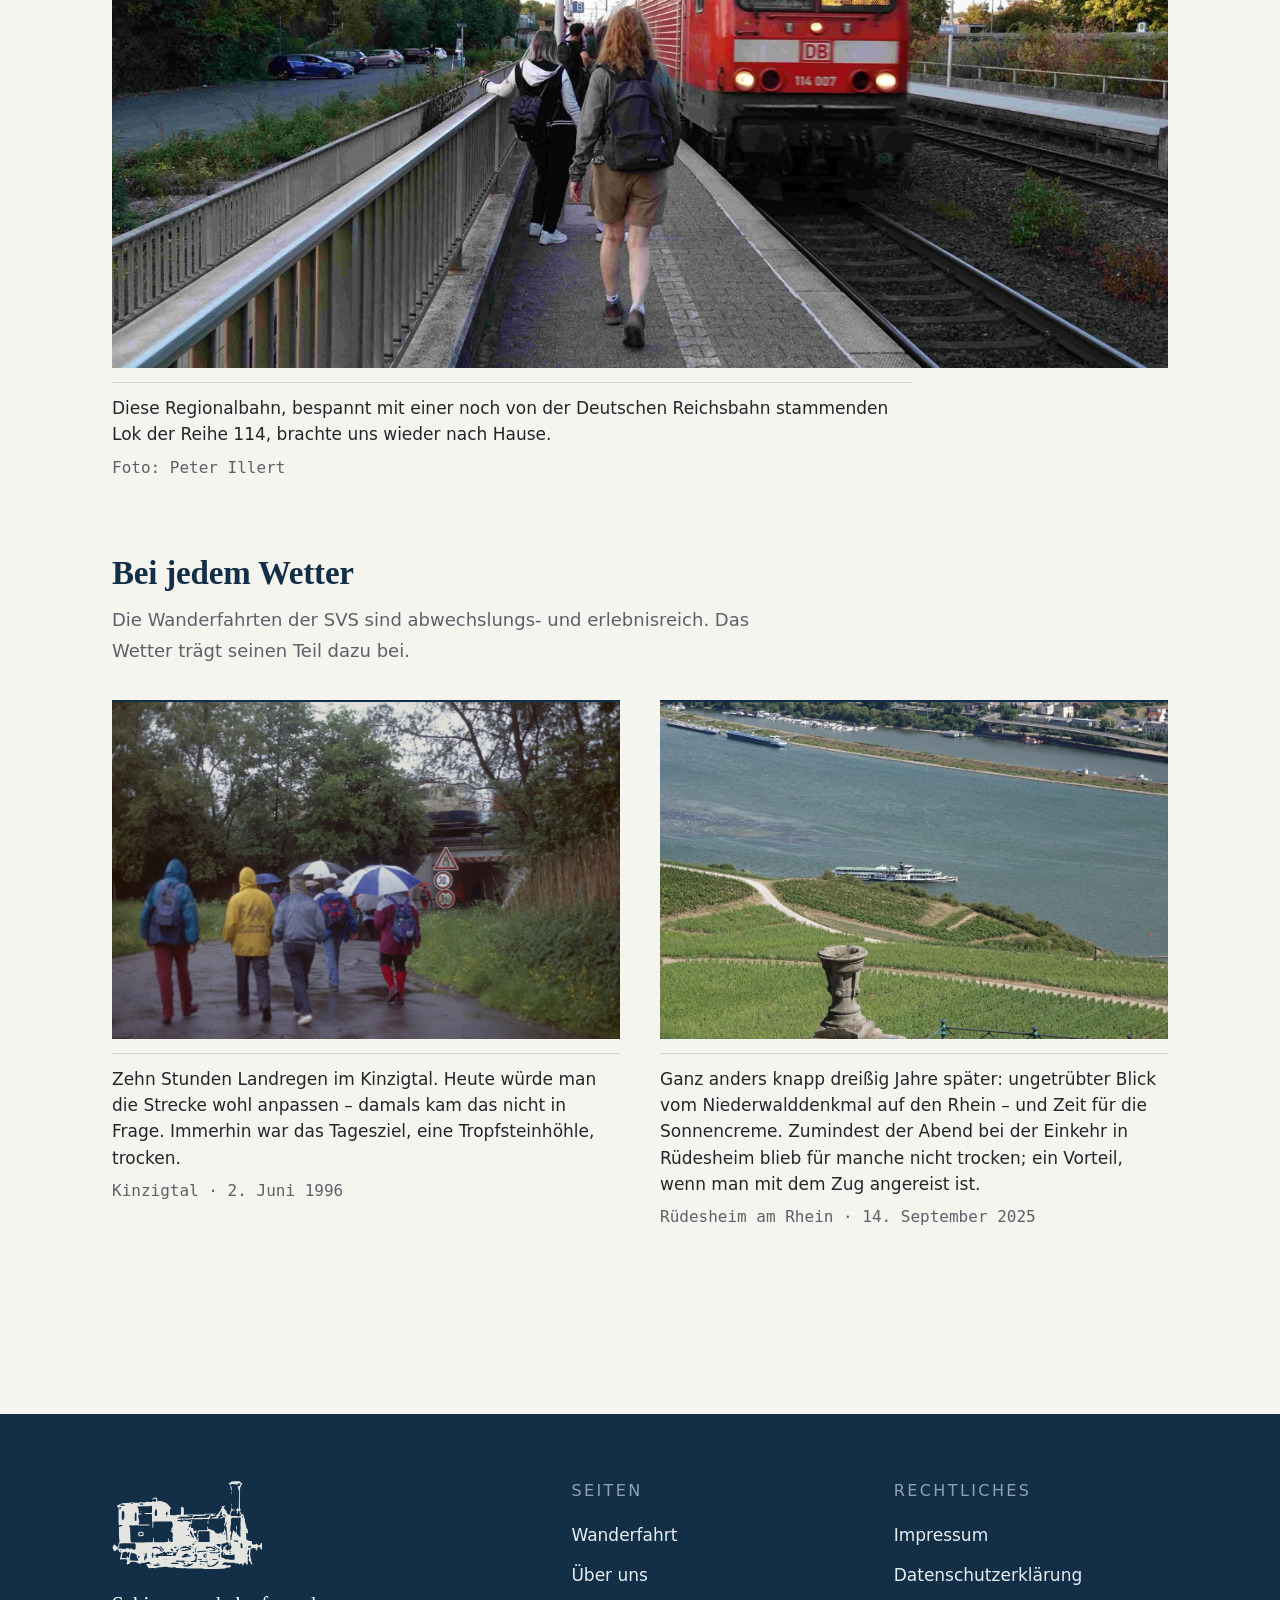
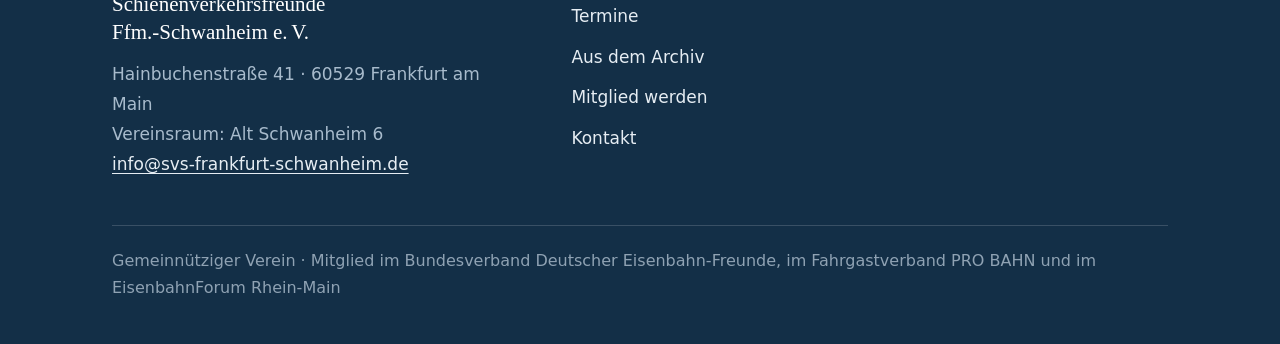
<file: wanderfahrt.html>
<!DOCTYPE html>
<html lang="de">
<head>
<meta charset="UTF-8">
<meta name="viewport" content="width=device-width, initial-scale=1.0">
<title>Die Wanderfahrt der SVS</title>
<meta name="description" content="Einmal im Jahr fahren die SVS gemeinsam mit dem Zug zum Wandern. Rückblick auf Bad Camberg 2026 und frühere Fahrten.">
<link rel="canonical" href="https://www.svs-frankfurt-schwanheim.de/wanderfahrt.html">
<meta property="og:type" content="website">
<meta property="og:site_name" content="Schienenverkehrsfreunde Ffm.-Schwanheim e. V. (SVS)">
<meta property="og:locale" content="de_DE">
<meta property="og:title" content="Die Wanderfahrt der SVS">
<meta property="og:description" content="Einmal im Jahr fahren die SVS gemeinsam mit dem Zug zum Wandern. Rückblick auf Bad Camberg 2026 und frühere Fahrten.">
<meta property="og:url" content="https://www.svs-frankfurt-schwanheim.de/wanderfahrt.html">
<meta property="og:image" content="https://www.svs-frankfurt-schwanheim.de/bilder/vorschaubild.png">
<meta property="og:image:width" content="1200">
<meta property="og:image:height" content="630">
<meta property="og:image:alt" content="Schienenverkehrsfreunde Ffm.-Schwanheim e. V. – Briefkopf mit Dampflokomotive">
<meta name="twitter:card" content="summary_large_image">
<meta name="twitter:title" content="Die Wanderfahrt der SVS">
<meta name="twitter:description" content="Einmal im Jahr fahren die SVS gemeinsam mit dem Zug zum Wandern. Rückblick auf Bad Camberg 2026 und frühere Fahrten.">
<meta name="twitter:image" content="https://www.svs-frankfurt-schwanheim.de/bilder/vorschaubild.png">
<meta name="twitter:image:alt" content="Schienenverkehrsfreunde Ffm.-Schwanheim e. V. – Briefkopf mit Dampflokomotive">
<meta name="theme-color" content="#1d4e79">
<link rel="icon" href="bilder/favicon.svg" type="image/svg+xml">
<link rel="alternate icon" href="bilder/favicon-32.png" sizes="32x32">
<link rel="apple-touch-icon" href="bilder/apple-touch-icon.png">
<link rel="stylesheet" href="style.css">
</head>
<body>

<a class="sprungmarke" href="#inhalt">Zum Inhalt springen</a>

<header>
<div class="briefkopf">
  <div class="rahmen">
    <div class="innen">
      <img class="lok" src="bilder/logo.svg" width="190" height="116"
           alt="Dampflokomotive – Vereinszeichen der Schienenverkehrsfreunde Ffm.-Schwanheim">
    </div>
    <div class="linie"></div>
  </div>
</div>

  <div class="rahmen kopfzeile">
    <a class="wortmarke" href="index.html">Schienenverkehrsfreunde Ffm.-Schwanheim e.&thinsp;V.
      <span>SVS · seit 1972</span>
    </a>
    <nav class="haupt" aria-label="Hauptnavigation">
        <a href="wanderfahrt.html" aria-current="page">Wanderfahrt</a>
        <a href="ueber-uns.html">Über uns</a>
        <a href="termine.html">Termine</a>
        <a href="aus-dem-archiv.html">Aus dem Archiv</a>
        <a href="mitglied-werden.html">Mitglied werden</a>
        <a href="kontakt.html">Kontakt</a>
    </nav>
  </div>
</header>

<main id="inhalt">

  <section class="seitenkopf">
    <div class="rahmen">
      <h1>Die Wanderfahrt</h1>
      <p class="satz">Einmal im Jahr steigen wir gemeinsam in den Zug, fahren hinaus und
        wandern ein Stück. Das Ziel für 2027 steht noch nicht fest. Sobald es feststeht,
        finden Sie hier Fahrplan und Anmeldung.</p>
    </div>
  </section>

  <section class="abschnitt">
    <div class="rahmen">
      <div class="bildstueck breit">
        <div class="prosa">
          <h2>2026: Bad Camberg</h2>
          <p>Mit einer Rekordbeteiligung von 18 Teilnehmerinnen und Teilnehmern fand am
            27.&nbsp;September die Wanderfahrt statt. Die Tourleitung übernahmen wie in den
            Vorjahren Peter Illert und Thomas Bouillon.</p>
          <p>Zuerst führte uns der Weg in die historische Altstadt Bad Cambergs, die am
            Sonntagmorgen nur wenig belebt war. Eine längere Pause legten wir im
            langgezogenen Kurpark an der Kneipp-Wassertretanlage ein, was bei den
            spätsommerlichen Temperaturen für willkommene Abkühlung sorgte. Stetig bergan
            ging es dann zum Baumwipfelpfad. Entgegen mancher Befürchtung erwies sich die
            Konstruktion über den Baumspitzen als ebenso stabil wie vertrauenerweckend und
            löste eher Glücks- als Schwindelgefühle aus.</p>
          <p>Wem die Füße auf dem Rückweg schwer wurden, der konnte das letzte Stück zum
            Restaurant im PKW einer Teilnehmerin mitfahren. Gut gestärkt ging es nach fast
            zwei Stunden Einkehr mit dem – pünktlichen – Doppelstockzug von DB Regio nach
            Frankfurt zurück. Zur Freude der Bahnfreunde wurde er von einer altgedienten
            114er-Lok gezogen, die selten auf Deutschlands Schienen zu sehen ist. Bereits
            jetzt werden Ideen für unsere nächste Wanderfahrt gesammelt.</p>
        </div>

        <figure class="bild breit">
          <img src="bilder/wanderfahrt-bad-camberg-2026.jpg" width="1100" height="618" loading="lazy"
               alt="Eine Wandergruppe sitzt und steht nebeneinander auf einem liegenden
                    Baumstamm im Wald, davor mehrere Fahrräder. Dahinter ein großer Holzbau mit
                    umlaufenden Galerien zwischen hohen Buchen.">
          <figcaption>Die Gruppe am Baumwipfelpfad im Camberger Stadtwald.
            <!-- Aufgenommen von Peter Illert mit Selbstauslöser. Laut Beschlusspunkt 4 sorgt
                 der Verein für das Einverständnis der Abgebildeten. Möchte jemand nicht im
                 Internet stehen, das Bild sofort entfernen. -->
            <span class="quelle">Foto: Peter Illert</span>
          </figcaption>
        </figure>

        <div class="bildpaar">
          <figure class="bild">
            <img src="bilder/wanderfahrt-bad-camberg-2026-amthof.jpg" width="1200" height="674" loading="lazy"
                 alt="Ein großes Fachwerkhaus mit rotem Gebälk, bemalten Brüstungsfeldern und
                      einem Erker. Dahinter ein hoher Torturm mit geschweifter Haube und eine
                      kleine weiße Kapelle.">
            <figcaption>Der kurtrierische Amthof dient der Kneipp-Stadt heute als
              repräsentatives Rathaus. Dahinter befinden sich Obertorturm und
              Hohenfeldkapelle.
              <span class="quelle">Foto: Peter Illert</span>
            </figcaption>
          </figure>
          <figure class="bild">
            <img src="bilder/wanderfahrt-bad-camberg-2026-marktplatz.jpg" width="1200" height="900" loading="lazy"
                 alt="Eine Reihe bunter Fachwerkhäuser in Rot, Ocker und Grau an einem
                      gepflasterten Platz, davor Tische, Stühle und zusammengeklappte
                      Sonnenschirme eines Cafés.">
            <figcaption>Fachwerkhäuser am Marktplatz.
              <span class="quelle">Foto: Sophia Horz-Hövel</span>
            </figcaption>
          </figure>
        </div>

        <div class="bildpaar">
          <figure class="bild">
            <img src="bilder/wanderfahrt-bad-camberg-2026-baumwipfelpfad.jpg" width="1200" height="900" loading="lazy"
                 alt="Blick von oben über Baumkronen auf eine weite Landschaft mit Feldern,
                      Dörfern und Windrädern am Horizont. Unten im Wald ein Stück des hölzernen
                      Baumwipfelpfads.">
            <figcaption>Blick vom 30&nbsp;Meter hohen Baumwipfelpfad auf den Hintertaunus.
              <span class="quelle">Foto: Sophia Horz-Hövel</span>
            </figcaption>
          </figure>
          <figure class="bild">
            <img src="bilder/wanderfahrt-bad-camberg-2026-kreuzkapelle.jpg" width="1200" height="674" loading="lazy"
                 alt="Hinter abgeernteten Feldern und einer Baumreihe steht auf einer Anhöhe eine
                      weiße Kapelle mit spitzem Turm, daneben ein größeres Haus.">
            <figcaption>120&nbsp;Meter über der Stadt liegt die Kreuzkapelle, die wir vom
              Camberger Stadtwald aus erreichen.
              <span class="quelle">Foto: Peter Illert</span>
            </figcaption>
          </figure>
        </div>

        <figure class="bild breit">
          <img src="bilder/wanderfahrt-bad-camberg-2026-rueckfahrt.jpg" width="1500" height="843" loading="lazy"
               alt="Am Bahnsteig in Bad Camberg fährt eine rote Elektrolok der Deutschen Bahn mit
                    der Nummer 114 007 ein. Zwei Mitreisende mit Rucksäcken gehen von hinten
                    gesehen auf den Zug zu.">
          <figcaption>Diese Regionalbahn, bespannt mit einer noch von der Deutschen Reichsbahn
            stammenden Lok der Reihe 114, brachte uns wieder nach Hause.
            <span class="quelle">Foto: Peter Illert</span>
          </figcaption>
        </figure>
      </div>
    </div>
  </section>

  <section class="abschnitt">
    <div class="rahmen">
      <div class="abschnittkopf">
        <h2>Bei jedem Wetter</h2>
        <p class="satz">Die Wanderfahrten der SVS sind abwechslungs- und erlebnisreich.
          Das Wetter trägt seinen Teil dazu bei.</p>
      </div>

      <div class="bildpaar">
        <figure class="bild">
          <img src="bilder/wanderfahrt-kinzigtal-1996.jpg" width="1500" height="990" loading="lazy"
               alt="Eine Wandergruppe in Regenjacken und mit aufgespannten Schirmen geht auf
                    einem nassen Weg auf eine Eisenbahnunterführung zu; oben auf der Brücke
                    fährt ein Zug vorbei.">
          <figcaption>Zehn Stunden Landregen im Kinzigtal. Heute würde man die Strecke
            wohl anpassen – damals kam das nicht in Frage. Immerhin war das Tagesziel, eine
            Tropfsteinhöhle, trocken.
            <span class="quelle">Kinzigtal · 2. Juni 1996</span>
          </figcaption>
        </figure>

        <figure class="bild">
          <img src="bilder/wanderfahrt-niederwald-2025.jpg" width="1400" height="787" loading="lazy"
               alt="Blick vom Niederwalddenkmal über Weinberge auf den Rhein, auf dem ein
                    Raddampfer und Frachtschiffe unterwegs sind.">
          <figcaption>Ganz anders knapp dreißig Jahre später: ungetrübter Blick vom Niederwalddenkmal
            auf den Rhein – und Zeit für die Sonnencreme. Zumindest der Abend bei der
            Einkehr in Rüdesheim blieb für manche nicht trocken; ein Vorteil, wenn man mit
            dem Zug angereist ist.
            <span class="quelle">Rüdesheim am Rhein · 14. September 2025</span>
          </figcaption>
        </figure>
      </div>
    </div>
  </section>

</main>

<footer>
  <div class="rahmen">
    <div class="oben">
      <div class="vereinsblock">
        <img class="lok" src="bilder/logo-hell.svg" width="150" height="92" alt="" loading="lazy">
        <p class="name">Schienenverkehrsfreunde<br>Ffm.-Schwanheim e.&thinsp;V.</p>
        <address class="anschrift">
          Hainbuchenstraße 41 · 60529 Frankfurt am Main<br>
          Vereinsraum: Alt Schwanheim 6<br>
          <a href="mailto:info@svs-frankfurt-schwanheim.de">info@svs-frankfurt-schwanheim.de</a>
        </address>
      </div>

      <nav class="spalte" aria-label="Seiten">
        <p class="spaltenkopf">Seiten</p>
        <a href="wanderfahrt.html">Wanderfahrt</a>
        <a href="ueber-uns.html">Über uns</a>
        <a href="termine.html">Termine</a>
        <a href="aus-dem-archiv.html">Aus dem Archiv</a>
        <a href="mitglied-werden.html">Mitglied werden</a>
        <a href="kontakt.html">Kontakt</a>
      </nav>

      <nav class="spalte" aria-label="Rechtliches">
        <p class="spaltenkopf">Rechtliches</p>
        <a href="impressum.html">Impressum</a>
        <a href="datenschutz.html">Datenschutzerklärung</a>
      </nav>
    </div>

    <p class="unten">Gemeinnütziger Verein · Mitglied im Bundesverband Deutscher
      Eisenbahn-Freunde, im Fahrgastverband PRO&nbsp;BAHN und im EisenbahnForum Rhein-Main</p>
  </div>
</footer>

<script type="application/ld+json">
{
  "@context": "https://schema.org",
  "@type": "Organization",
  "name": "Schienenverkehrsfreunde Ffm.-Schwanheim e. V.",
  "alternateName": "SVS",
  "foundingDate": "1972-04-06",
  "url": "https://www.svs-frankfurt-schwanheim.de/",
  "logo": "https://www.svs-frankfurt-schwanheim.de/bilder/logo.svg",
  "email": "info@svs-frankfurt-schwanheim.de",
  "telephone": "+49 176 23776361",
  "address": {
    "@type": "PostalAddress",
    "streetAddress": "Hainbuchenstraße 41",
    "postalCode": "60529",
    "addressLocality": "Frankfurt am Main",
    "addressCountry": "DE"
  }
}
</script>

</body>
</html>
</file>
<file: style.css>
/* ------------------------------------------------------------------
   Schienenverkehrsfreunde Ffm.-Schwanheim e. V.
   Gemeinsames Stylesheet für alle Seiten.

   Leitidee: die Sachlichkeit alter Bahn-Drucksachen. Gesetzt wird mit
   Haarlinien, Weißraum und tabellarischen Ziffern statt mit Kästchen
   und Schatten. Keine Schriftgröße unter 16 px.
   ------------------------------------------------------------------ */

:root{
  --emaille:#1d4e79;      /* Bahnhofsschild-Blau, Hauptfarbe */
  --nacht:#132f47;        /* dunkles Blau: Überschriften, Fußbereich */
  --papier:#f6f4ef;       /* Seitenhintergrund */
  --signalrot:#b0362c;    /* Akzent, sehr sparsam einsetzen */
  --dampfgrau:#5b6169;    /* Nebentext */
  --tinte:#22262b;        /* Fließtext */
  --linie:#d8d4ca;        /* Trennlinien, Rahmen */

  --display:"Palatino Linotype",Palatino,"Book Antiqua",Georgia,serif;
  --grotesk:"Segoe UI",-apple-system,system-ui,Roboto,Arial,sans-serif;
  --tafel:Consolas,Menlo,"DejaVu Sans Mono","Courier New",monospace;

  --satz:1120px;          /* Satzspiegel */
  --rand:32px;            /* Seitenrand */
}

*{box-sizing:border-box;margin:0;padding:0}

html{scroll-behavior:smooth}

body{
  font-family:var(--grotesk);
  font-size:18px;
  line-height:1.68;
  color:var(--tinte);
  background:var(--papier);
  -webkit-font-smoothing:antialiased;
  text-rendering:optimizeLegibility;
}

/* verhindert Schusterjungen im Flattersatz; ältere Browser ignorieren es folgenlos */
p{text-wrap:pretty}

a{color:var(--emaille);text-underline-offset:.18em;text-decoration-thickness:1px}
a:hover{color:var(--nacht)}
a:focus-visible{outline:3px solid var(--signalrot);outline-offset:3px}

img{max-width:100%;height:auto;display:block}

.rahmen{max-width:var(--satz);margin:0 auto;padding:0 var(--rand)}

/* Sprungmarke zum Inhalt */
.sprungmarke{
  position:absolute;left:-9999px;top:0;z-index:100;
  background:var(--nacht);color:#fff;padding:14px 22px;font-weight:600;
}
.sprungmarke:focus{left:0}

/* ------------------------------------------------------------------
   Briefkopf: die Lok sitzt rechtsbündig über einer durchgehenden Linie
   ------------------------------------------------------------------ */

.briefkopf{padding-top:34px}
.briefkopf .innen{display:flex;justify-content:flex-end;align-items:flex-end}
.briefkopf .lok{width:190px;margin-bottom:-1px}
.briefkopf .linie{border-bottom:2px solid var(--tinte)}

.kopfzeile{
  display:flex;flex-wrap:wrap;align-items:baseline;justify-content:space-between;
  gap:14px 40px;padding-top:22px;
}
.wortmarke{
  font-family:var(--display);font-size:23px;font-weight:700;line-height:1.25;
  color:var(--nacht);text-decoration:none;
}
.wortmarke span{
  display:block;font-family:var(--grotesk);font-weight:400;font-size:16px;
  letter-spacing:.07em;color:var(--dampfgrau);margin-top:6px;
}

nav.haupt{display:flex;flex-wrap:wrap;gap:6px 30px;font-size:16px}
nav.haupt a{
  color:var(--nacht);text-decoration:none;padding:5px 0;
  border-bottom:2px solid var(--linie);
}
nav.haupt a:hover{border-bottom-color:var(--emaille)}
nav.haupt a[aria-current="page"]{
  color:var(--signalrot);border-bottom-color:var(--signalrot);font-weight:600;
}

/* ------------------------------------------------------------------
   Überschriften und Abschnitte
   ------------------------------------------------------------------ */

h1,h2,h3{
  font-family:var(--display);color:var(--nacht);font-weight:700;
  /* verhindert einzeln stehende Wörter in der letzten Zeile */
  text-wrap:balance;
}

h1{
  font-size:clamp(34px,4.8vw,52px);line-height:1.1;letter-spacing:-.012em;
  max-width:19ch;
}
h2{font-size:clamp(26px,2.8vw,33px);line-height:1.18;letter-spacing:-.006em}
h3{font-size:20px;line-height:1.3}

.held{padding:82px 0 74px}
.held h1{margin-bottom:26px;max-width:26ch}
.held .satz{max-width:56ch;font-size:21px;line-height:1.6;color:#3a3f46}

.seitenkopf{padding:64px 0 0}
.seitenkopf h1{max-width:24ch}
.seitenkopf .satz{max-width:60ch;margin-top:20px;font-size:19px;color:var(--dampfgrau)}

.abschnitt{padding:74px 0}
.abschnitt + .abschnitt{padding-top:0}
.abschnittkopf{margin-bottom:34px}
.abschnittkopf .satz{color:var(--dampfgrau);margin-top:12px;max-width:60ch}

/* ------------------------------------------------------------------
   Schaltflächen
   ------------------------------------------------------------------ */

.knopf{
  display:inline-block;text-decoration:none;font-weight:600;font-size:17px;
  padding:15px 30px;border:2px solid transparent;transition:background .12s,color .12s;
}
.knopf.blau{background:var(--emaille);color:#fff}
.knopf.blau:hover{background:var(--nacht);color:#fff}
.knopf.rand{border-color:var(--nacht);color:var(--nacht)}
.knopf.rand:hover{background:var(--nacht);color:#fff}
.knopf.rot{background:var(--signalrot);color:#fff}
.knopf.rot:hover{background:#8f2b22;color:#fff}
.aktionen{margin-top:36px;display:flex;flex-wrap:wrap;gap:16px}

/* Weiterführender Verweis */
.weiter{
  display:inline-block;font-weight:600;font-size:17px;text-decoration:none;
  color:var(--emaille);border-bottom:2px solid var(--linie);padding-bottom:3px;
}
.weiter:hover{border-bottom-color:var(--emaille)}

/* ------------------------------------------------------------------
   Emailleschild – Zuglaufschild für das Ziel der Fahrt
   ------------------------------------------------------------------ */

.schild{
  position:relative;background:var(--emaille);color:#fff;
  padding:44px 46px;overflow:hidden;
}
/* umlaufende Keillinie, wie sie emaillierte Schilder tragen */
.schild::before{
  content:"";position:absolute;inset:10px;
  border:2px solid rgba(255,255,255,.5);pointer-events:none;
}
/* die vier Schraublöcher */
.schild::after{
  content:"";position:absolute;inset:10px;pointer-events:none;
  background:
    radial-gradient(circle at 16px 16px,rgba(255,255,255,.42) 0 3px,transparent 3.6px),
    radial-gradient(circle at calc(100% - 16px) 16px,rgba(255,255,255,.42) 0 3px,transparent 3.6px),
    radial-gradient(circle at 16px calc(100% - 16px),rgba(255,255,255,.42) 0 3px,transparent 3.6px),
    radial-gradient(circle at calc(100% - 16px) calc(100% - 16px),rgba(255,255,255,.42) 0 3px,transparent 3.6px);
}
.schild .richtung{
  font-size:16px;letter-spacing:.2em;text-transform:uppercase;
  color:rgba(255,255,255,.82);margin-bottom:14px;
}
.schild .ort{
  font-family:var(--display);font-weight:700;color:#fff;
  font-size:clamp(34px,5vw,54px);line-height:1.05;letter-spacing:.01em;
}
.schild .wann{
  margin-top:16px;font-size:18px;color:rgba(255,255,255,.9);
  font-family:var(--tafel);font-variant-numeric:tabular-nums;
}

/* ------------------------------------------------------------------
   Streckenband – der Fahrplan als Liniendiagramm
   ------------------------------------------------------------------ */

.fahrtabschnitt + .fahrtabschnitt{margin-top:46px}
.fahrtabschnitt h3{
  font-family:var(--grotesk);font-size:16px;font-weight:600;
  letter-spacing:.15em;text-transform:uppercase;color:var(--dampfgrau);
  margin-bottom:24px;
}

.streckenband{list-style:none}
.streckenband li{
  display:grid;grid-template-columns:72px 34px 1fr;
  column-gap:18px;align-items:stretch;
}
.streckenband .zeit{
  font-family:var(--tafel);font-size:17px;font-weight:700;color:var(--nacht);
  font-variant-numeric:tabular-nums;text-align:right;padding-top:1px;
}
.streckenband .spur{position:relative;display:block}
/* durchgehende Strecke */
.streckenband .spur::before{
  content:"";position:absolute;left:50%;transform:translateX(-50%);
  top:0;bottom:0;width:2px;background:var(--linie);
}
.streckenband li:first-child .spur::before{top:12px}
.streckenband li:last-child .spur::before{bottom:calc(100% - 12px)}
/* Haltepunkt */
.streckenband .knoten{
  position:absolute;left:50%;top:12px;transform:translate(-50%,-50%);
  width:15px;height:15px;border-radius:50%;
  background:var(--papier);border:3px solid var(--emaille);
}
.streckenband .halt.ende .knoten{background:var(--emaille)}
.streckenband .ort{padding-bottom:30px;font-size:18px;color:var(--nacht)}
.streckenband .halt:last-child .ort{padding-bottom:0}
.streckenband .zwischenhalt .ort{
  color:var(--dampfgrau);font-size:17px;padding-bottom:30px;
}

/* ------------------------------------------------------------------
   Angaben zur Fahrt: Preise und Anmeldung
   ------------------------------------------------------------------ */

.angaben{
  display:grid;grid-template-columns:repeat(auto-fit,minmax(230px,1fr));
  gap:32px;border-top:1px solid var(--linie);padding-top:30px;margin-top:56px;
}
.angaben .posten .bezeichnung{
  font-size:16px;letter-spacing:.13em;text-transform:uppercase;
  color:var(--dampfgrau);margin-bottom:8px;
}
.angaben .posten .wert{
  font-family:var(--tafel);font-size:19px;font-weight:700;color:var(--nacht);
  font-variant-numeric:tabular-nums;
}
.angaben .posten .zusatz{font-size:17px;color:var(--dampfgrau);margin-top:6px}

.anmeldung{
  margin-top:44px;border-left:3px solid var(--signalrot);
  padding:6px 0 6px 26px;max-width:66ch;
}
.anmeldung .frist{
  font-size:16px;letter-spacing:.13em;text-transform:uppercase;
  color:var(--signalrot);font-weight:700;margin-bottom:10px;
}

/* ------------------------------------------------------------------
   Abfahrtstafel – die Termine
   ------------------------------------------------------------------ */

.tafel{border-top:2px solid var(--nacht)}
.tafel .kopf{
  display:grid;grid-template-columns:150px 1fr 150px;gap:28px;
  padding:12px 0;border-bottom:1px solid var(--linie);
  font-size:16px;letter-spacing:.15em;text-transform:uppercase;color:var(--dampfgrau);
}
.tafel .reihe{
  display:grid;grid-template-columns:150px 1fr 150px;gap:10px 28px;
  padding:26px 0;border-bottom:1px solid var(--linie);align-items:baseline;
}
.tafel .datum{
  font-family:var(--tafel);font-size:18px;font-weight:700;color:var(--nacht);
  font-variant-numeric:tabular-nums;
}
.tafel .datum .jahr{display:block;font-size:16px;font-weight:400;color:var(--dampfgrau);margin-top:3px}
.tafel .titel{font-size:19px;font-weight:600;color:var(--nacht)}
.tafel .naeheres{color:var(--dampfgrau);font-size:17px;margin-top:6px;max-width:62ch}
.tafel .naeheres .ort{color:var(--tinte)}
.tafel .verweis{text-align:right;font-size:17px}
.tafel .verweis a{text-decoration:none;border-bottom:2px solid var(--linie);padding-bottom:2px}
.tafel .verweis a:hover{border-bottom-color:var(--emaille)}
.nachsatz{margin-top:28px;font-size:17px;color:var(--dampfgrau);max-width:70ch}
/* Ohne Termine verschwindet die Tafel samt Kopfzeile, und der Hinweis auf das
   nächste Programm erscheint. So hinterlässt das Löschen des letzten Termins
   keine leere Tabelle. Browser ohne :has() zeigen einfach beides. */
.tafel:not(:has(.reihe)){display:none}
.leer{font-size:19px;color:var(--tinte);padding-top:22px;border-top:2px solid var(--nacht)}
.tafel:has(.reihe) ~ .leer{display:none}

/* Platzhalter für noch fehlende Angaben */
.platzhalter{
  display:inline-block;border:1.5px dashed var(--dampfgrau);color:var(--dampfgrau);
  font-size:16px;letter-spacing:.06em;padding:3px 12px;
}

/* ------------------------------------------------------------------
   Anrisse auf der Startseite
   ------------------------------------------------------------------ */

.anrisse{
  display:grid;grid-template-columns:repeat(auto-fit,minmax(min(260px,100%),1fr));gap:44px 36px;
}
.anriss{
  border-top:2px solid var(--nacht);padding:22px 0 8px;
  display:flex;flex-direction:column;gap:12px;
}
.anriss h3{margin-bottom:2px}
.anriss p{font-size:17px;color:var(--tinte)}
.anriss .weiter{margin-top:auto;padding-top:14px;align-self:flex-start}

/* ------------------------------------------------------------------
   Bilder aus dem Vereinsarchiv

   Wie eine Abbildung in einer Bahn-Drucksache: das Bild steht für sich,
   darunter trennt eine Haarlinie die Bildunterschrift ab. Die Quellen-
   angabe (Datum, Herkunft) steht in der Monospace-Schrift wie die
   Fahrplanzeiten. Kein Rahmen, kein Schatten, keine Rundung.
   ------------------------------------------------------------------ */

figure.bild{margin:0}
figure.bild img{
  display:block;width:100%;height:auto;
  border-top:2px solid var(--nacht);
}
figure.bild figcaption{
  border-top:1px solid var(--linie);
  margin-top:14px;padding-top:12px;
  font-size:17px;line-height:1.55;color:var(--tinte);max-width:62ch;
}
figure.bild figcaption .quelle{
  display:block;margin-top:8px;
  font-family:var(--tafel);font-size:16px;color:var(--dampfgrau);
  font-variant-numeric:tabular-nums;
}

/* Zwei Bilder nebeneinander – etwa Regen und Sonnenschein im Vergleich.
   Beide Bilder bekommen dasselbe Seitenverhältnis (3:2, das klassische
   Fotoformat), damit die Haarlinien der Bildunterschriften auf einer Höhe
   stehen. Ohne das säßen sie je nach Originalformat versetzt – bei einer
   Gestaltung aus Linien fällt das sofort auf. */
.bildpaar{display:grid;grid-template-columns:1fr 1fr;gap:40px;align-items:start}
.bildpaar figure.bild img{aspect-ratio:3/2;object-fit:cover}
/* Zwei Bilder im Breitformat: beide Vorlagen sind 16:9, der 3:2-Zuschnitt würde
   Motive am Bildrand abschneiden (der Zug auf der Deutschherrnbrücke). */
.bildpaar.breitbild figure.bild img{aspect-ratio:16/9}

/* Beitrag über die volle Satzbreite: erst der Text, darunter die Bilder.
   Für Beiträge mit zwei Bildern – nebeneinander wirken sie als Gegenüberstellung,
   und der Text braucht keine halbe Spalte leer stehen zu lassen. */
.bildstueck.breit{grid-template-columns:1fr;gap:40px}

/* Abbildung über die volle Satzbreite, als Auftakt einer Seite */
figure.bild.breit figcaption{max-width:74ch}

/* Beitrag im Archiv: Bild und erzählender Text nebeneinander */
.bildstueck{
  display:grid;grid-template-columns:1fr 1fr;gap:56px;align-items:start;
}
.bildstueck + .bildstueck{
  margin-top:64px;border-top:1px solid var(--linie);padding-top:64px;
}
/* Weiterführende Schaltflächen unter dem letzten Beitrag brauchen dieselbe
   Zäsur wie die Beiträge untereinander – sonst kleben sie an der
   Bildunterschrift und sehen aus, als gehörten sie zum Bild. */
.bildstueck + .aktionen,
.abschluss + .aktionen{
  margin-top:64px;border-top:1px solid var(--linie);padding-top:44px;
}
/* Abschlussbild oder -bildpaar am Fuß der Seite: die kräftige Linie über dem
   Bild trennt bereits, deshalb hier nur Abstand und keine zusätzliche Haarlinie. */
.abschluss{margin-top:72px}
.bildstueck .prosa h2{margin-bottom:18px}

/* ------------------------------------------------------------------
   Über uns
   ------------------------------------------------------------------ */

.zweispalt{display:grid;grid-template-columns:1.55fr 1fr;gap:64px;align-items:start}
.schild + .zweispalt{margin-top:52px}
.prosa p+p{margin-top:20px}
.prosa p{max-width:62ch}

.stichworte{border-top:2px solid var(--nacht);padding-top:22px}
.stichworte h2{
  font-family:var(--grotesk);font-size:16px;font-weight:600;
  letter-spacing:.15em;text-transform:uppercase;color:var(--dampfgrau);margin-bottom:20px;
}
.stichworte dl{display:grid;grid-template-columns:auto 1fr;gap:14px 22px;font-size:17px}
.stichworte dt{
  font-family:var(--tafel);color:var(--emaille);font-weight:700;white-space:nowrap;
  font-variant-numeric:tabular-nums;
}
.stichworte dd{color:var(--tinte)}

/* ------------------------------------------------------------------
   Fahrkarte – Mitglied werden
   ------------------------------------------------------------------ */

.fahrkarte{
  position:relative;background:#fff;border:1px solid var(--linie);
  padding:44px 48px 44px 76px;
  display:grid;grid-template-columns:1fr auto;gap:28px 44px;align-items:center;
}
/* Perforation wie am Abriss einer Fahrkarte */
.fahrkarte::before{
  content:"";position:absolute;left:38px;top:20px;bottom:20px;width:3px;
  background:radial-gradient(circle,var(--linie) 0 1.6px,transparent 2px) center top/3px 10px repeat-y;
}
.fahrkarte .aufdruck{
  font-family:var(--tafel);font-size:16px;letter-spacing:.1em;text-transform:uppercase;
  color:var(--dampfgrau);margin-bottom:16px;
}
.fahrkarte p{max-width:56ch}

/* ------------------------------------------------------------------
   Kontakt
   ------------------------------------------------------------------ */

.kontaktfelder{
  /* min(…,100%): Bei 320 px Bildschirmbreite ist die Satzbreite nur 257 px, sonst 3 px Überstand */
  display:grid;grid-template-columns:repeat(auto-fit,minmax(min(260px,100%),1fr));gap:0 44px;
}
.kontaktfeld{border-top:2px solid var(--nacht);padding:22px 0 0}
.kontaktfeld h2{font-size:21px;margin-bottom:14px}
.kontaktfeld address{font-style:normal;line-height:1.7}
.kontaktfeld .zeile{margin-top:10px}
.kontaktfeld .bezeichnung{
  font-size:16px;letter-spacing:.1em;text-transform:uppercase;color:var(--dampfgrau);
}

/* ------------------------------------------------------------------
   Rechtstexte
   ------------------------------------------------------------------ */

.rechtstext{max-width:70ch}
.rechtstext h2{font-size:23px;margin-top:44px;padding-top:22px;border-top:1px solid var(--linie)}
.rechtstext h2:first-of-type{margin-top:0;padding-top:0;border-top:0}
.rechtstext p{margin-top:14px}

/* ------------------------------------------------------------------
   Fehlerseite
   ------------------------------------------------------------------ */

.fehlerseite{padding:96px 0 110px}
.signal{display:flex;align-items:center;gap:16px;margin-bottom:32px}
.signal .lampe{
  width:30px;height:30px;border-radius:50%;background:var(--signalrot);flex:none;
  box-shadow:0 0 0 6px rgba(176,54,44,.13);
}
.signal .begriff{
  font-family:var(--tafel);font-size:17px;letter-spacing:.14em;text-transform:uppercase;
  color:var(--dampfgrau);
}

/* ------------------------------------------------------------------
   Fußbereich
   ------------------------------------------------------------------ */

footer{background:var(--nacht);color:#cdd8e2;margin-top:110px}
footer a{color:#e6edf3}
footer .oben{
  display:grid;grid-template-columns:1.5fr 1fr 1fr;gap:48px;
  padding:64px 0 46px;align-items:start;
}
footer .lok{width:150px;margin-bottom:20px;opacity:.92}
footer .name{font-family:var(--display);color:#fff;font-size:21px;line-height:1.35}
footer .anschrift{margin-top:14px;font-style:normal;color:#a8bbcc;font-size:17px;line-height:1.75}
footer .spalte{display:flex;flex-direction:column;align-items:flex-start;gap:11px;font-size:17px}
footer .spaltenkopf{
  font-size:16px;letter-spacing:.15em;text-transform:uppercase;
  color:#8fa2b3;margin-bottom:5px;
}
footer .spalte a{text-decoration:none;border-bottom:1px solid transparent}
footer .spalte a:hover{border-bottom-color:#e6edf3}
footer .unten{
  border-top:1px solid rgba(255,255,255,.16);padding:22px 0 42px;
  font-size:16px;color:#8fa2b3;
}
/* Der globale Fokusrahmen ist signalrot – auf dem dunklen Fußbereich ergibt das
   nur 2,2:1 und liegt damit unter dem Mindestwert von 3:1 für Fokusanzeigen.
   Hier deshalb hell, in der Linkfarbe des Fußbereichs (11,5:1). */
footer a:focus-visible{outline-color:#e6edf3}

/* ------------------------------------------------------------------
   Schmale Bildschirme
   ------------------------------------------------------------------ */

@media (max-width:900px){
  :root{--rand:24px}
  .zweispalt{grid-template-columns:1fr;gap:44px}
  .bildstueck{grid-template-columns:1fr;gap:36px}
  .bildstueck + .bildstueck{margin-top:52px;padding-top:52px}
  .fahrkarte{grid-template-columns:1fr;padding:36px 32px 36px 62px}
  .anrisse{gap:40px 32px}
  footer .oben{grid-template-columns:1fr 1fr;gap:40px}
  footer .vereinsblock{grid-column:1/-1}
}

@media (max-width:680px){
  body{font-size:17px}
  .held{padding:56px 0 52px}
  .abschnitt{padding:56px 0}
  .seitenkopf{padding:48px 0 0}
  .schild{padding:32px 26px}
  .schild::before,.schild::after{inset:8px}
  .tafel .kopf{display:none}
  .tafel .reihe{grid-template-columns:1fr;gap:8px;padding:24px 0}
  .tafel .datum .jahr{display:inline;margin-left:8px}
  .tafel .verweis{text-align:left}
  .streckenband li{grid-template-columns:60px 30px 1fr;column-gap:14px}
  .anrisse{grid-template-columns:1fr;gap:0}
  .anriss{padding-bottom:28px}
  .bildpaar{grid-template-columns:1fr;gap:36px}
  .fahrkarte{padding:32px 24px 32px 54px}
  .fahrkarte::before{left:26px}
  footer{margin-top:72px}
  /* Einspaltig, sobald zwei Spalten zu eng werden: „Datenschutzerklärung“ ist ein
     langes, unteilbares Wort und sprengte sonst das Raster nach rechts. */
  footer .oben{grid-template-columns:1fr;gap:34px}
  /* Am Handy ist die Textspalte nur rund 38 Zeichen breit; deutsche Komposita
     wie „Veranstaltungsprogramm“ reißen dort sichtbare Lücken. Am Desktop ist
     die Spalte breit genug, dort bleibt der Satz ungetrennt. Überschriften
     werden nie getrennt – Trennstriche in der Display-Schrift wirken unruhig. */
  p,figcaption,dd{hyphens:auto}
  .quelle{hyphens:manual}
}

@media (prefers-reduced-motion:reduce){
  html{scroll-behavior:auto}
  *{transition:none!important}
}

/* ------------------------------------------------------------------
   Druck
   ------------------------------------------------------------------ */

@media print{
  body{background:#fff;font-size:12pt}
  nav.haupt,.aktionen,.sprungmarke{display:none}
  footer{background:none;color:#000;margin-top:24pt}
  footer a,footer .name,footer .anschrift{color:#000}
  .schild{background:none;color:#000;border:2px solid #000}
  .schild .ort,.schild .wann,.schild .richtung{color:#000}
  .schild::before,.schild::after{display:none}
  /* Bilder nicht über einen Seitenumbruch hinweg zerreißen */
  figure.bild{break-inside:avoid}
  figure.bild figcaption .quelle{color:#000}
  .bildstueck,.bildpaar{grid-template-columns:1fr;gap:20pt}
}
</file>
